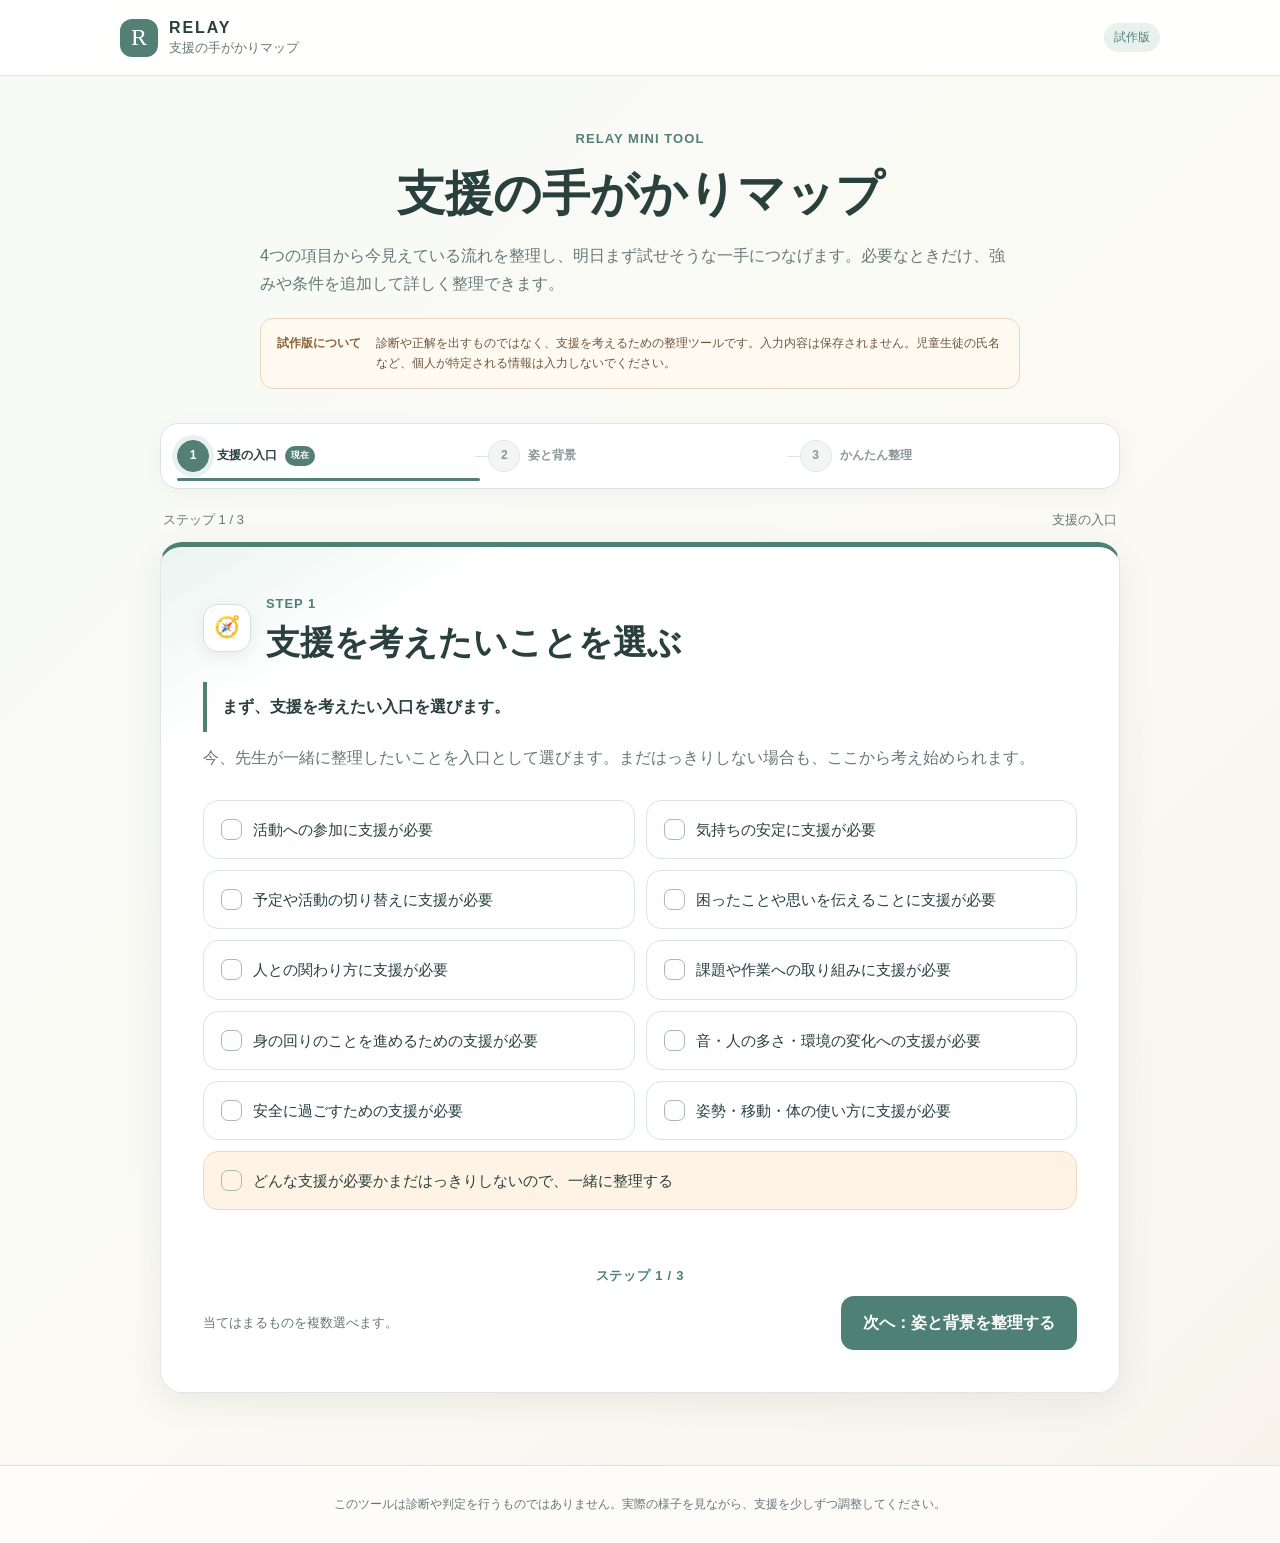
<file: support-map/index.html>
<!doctype html>
<html lang="ja">
<head>
  <meta charset="utf-8">
  <meta name="viewport" content="width=device-width, initial-scale=1">
  <meta name="description" content="支援を考えるための候補を整理するRELAYの支援の手がかりマップ">
  <title>支援の手がかりマップ | RELAY</title>
  <link rel="stylesheet" href="styles.css">
</head>
<body>
  <header class="site-header">
    <a class="brand" href="#" aria-label="支援の手がかりマップ トップ">
      <span class="brand-mark">R</span><span><b>RELAY</b><small>支援の手がかりマップ</small></span>
    </a>
    <span class="local-label">試作版</span>
  </header>
  <main id="app"></main>
  <footer>このツールは診断や判定を行うものではありません。実際の様子を見ながら、支援を少しずつ調整してください。</footer>
  <script src="data.js"></script>
  <script src="app.js"></script>
</body>
</html>
</file>
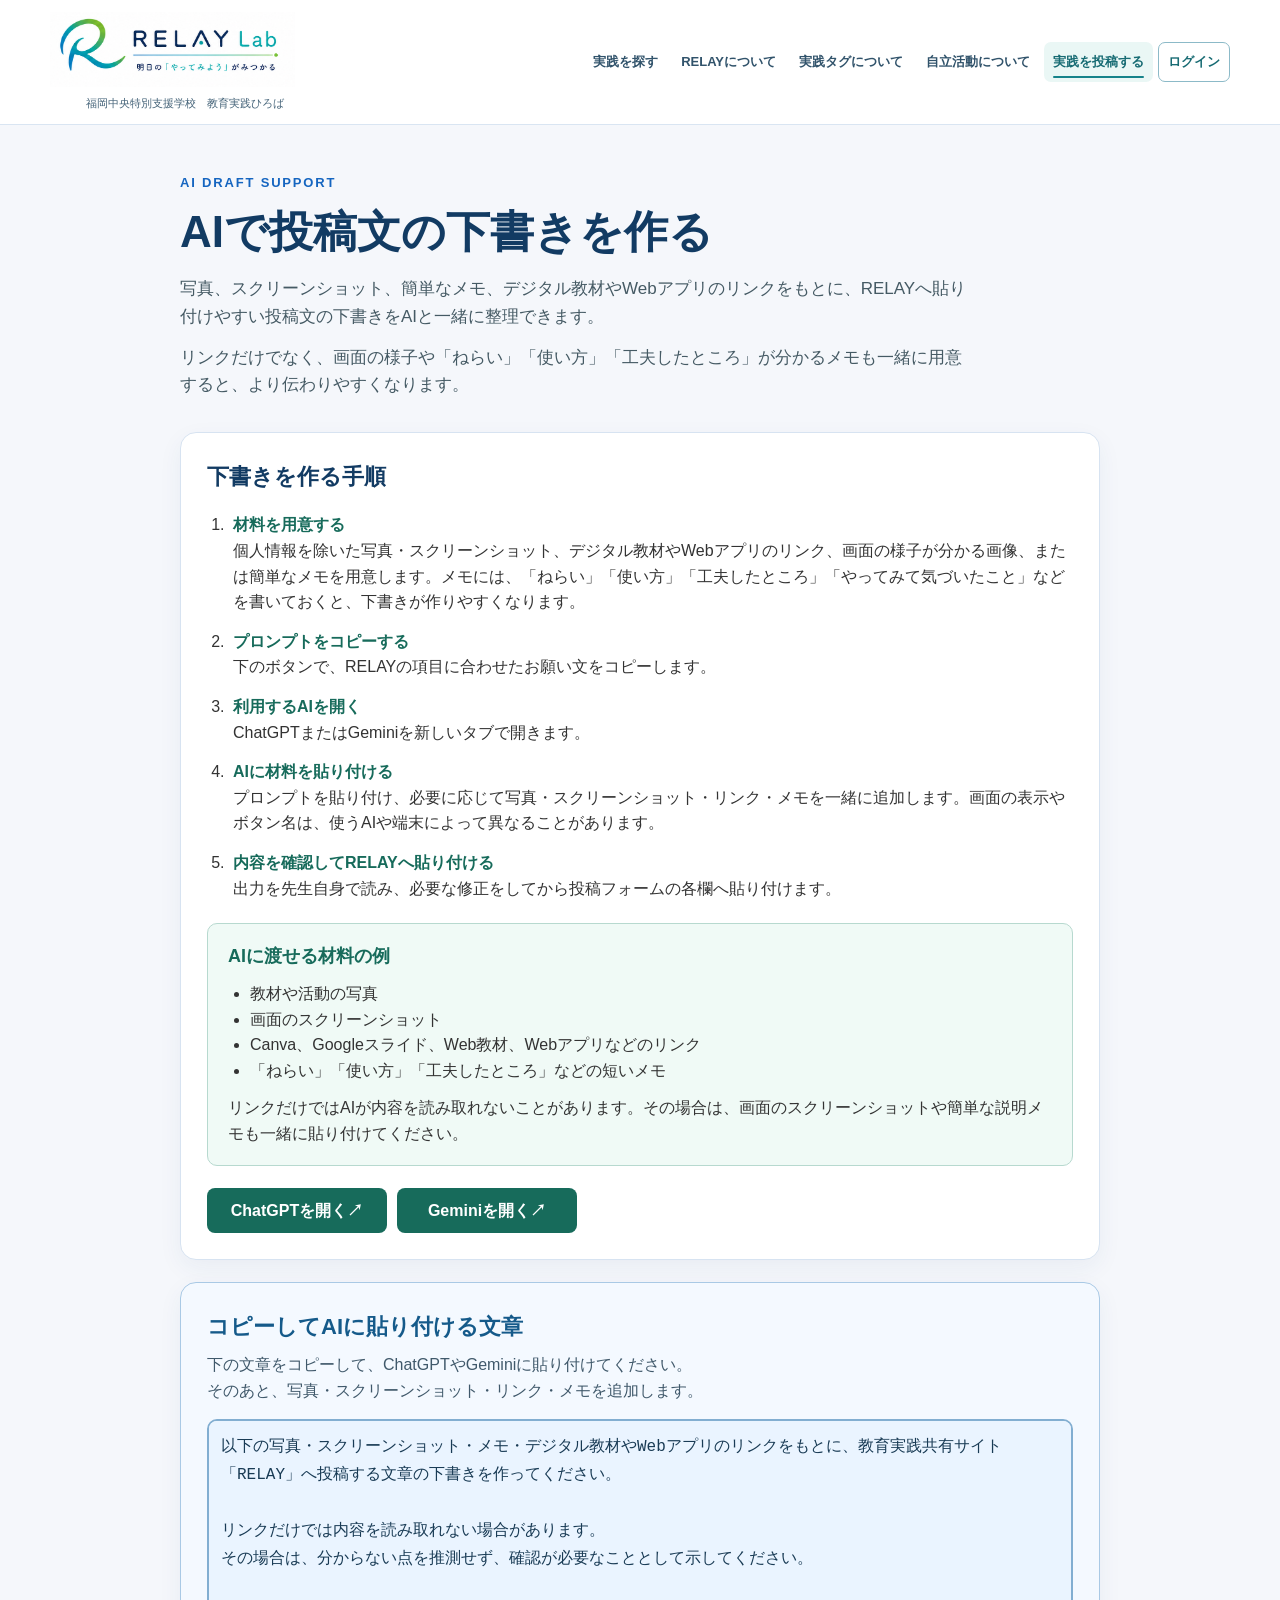
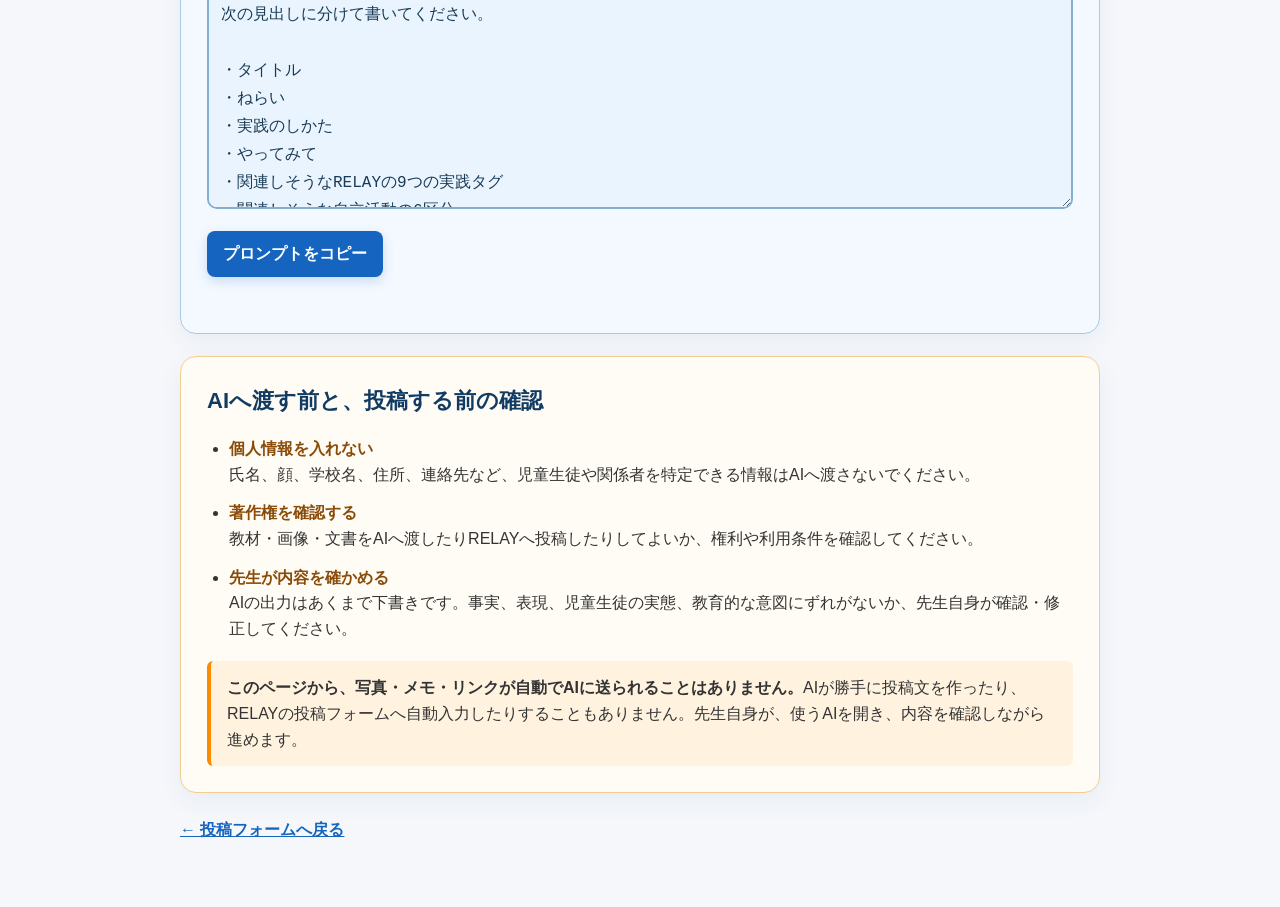
<file: ai-draft.html>
<!DOCTYPE html>
<html lang="ja">

<head>
<meta charset="UTF-8">
<meta name="viewport" content="width=device-width, initial-scale=1.0">
<title>RELAY Lab | AIで投稿文の下書きを作る</title>
<link rel="stylesheet" href="css/style.css">
</head>

<body class="ai-draft-page">

<header class="site-header"><div class="site-header-inner"><div class="site-header-brand"><a href="index.html" aria-label="RELAY Labトップページへ戻る"><img src="images/relay-logo.png" alt="RELAY Lab 明日の『やってみよう』がみつかる"></a><p>福岡中央特別支援学校　教育実践ひろば</p></div><nav class="site-nav" aria-label="主要ナビゲーション"><a href="index.html#searchPanelHeading">実践を探す</a><a href="philosophy.html">RELAYについて</a><a href="tags.html">実践タグについて</a><a href="jiritsu.html">自立活動について</a><a href="post.html" aria-current="page">実践を投稿する</a><a class="site-nav-login" href="index.html#login">ログイン</a></nav></div></header>

<main class="ai-draft-main">

<section class="concept-hero ai-draft-hero" aria-labelledby="aiDraftHeading">
<p class="concept-kicker">AI DRAFT SUPPORT</p>
<h1 id="aiDraftHeading">AIで投稿文の下書きを作る</h1>
<p>写真、スクリーンショット、簡単なメモ、デジタル教材やWebアプリのリンクをもとに、RELAYへ貼り付けやすい投稿文の下書きをAIと一緒に整理できます。</p>
<p>リンクだけでなく、画面の様子や「ねらい」「使い方」「工夫したところ」が分かるメモも一緒に用意すると、より伝わりやすくなります。</p>
</section>

<section class="ai-draft-section" aria-labelledby="aiDraftStepsHeading">
<h2 id="aiDraftStepsHeading">下書きを作る手順</h2>
<ol class="ai-draft-steps">
<li><strong>材料を用意する</strong><span>個人情報を除いた写真・スクリーンショット、デジタル教材やWebアプリのリンク、画面の様子が分かる画像、または簡単なメモを用意します。メモには、「ねらい」「使い方」「工夫したところ」「やってみて気づいたこと」などを書いておくと、下書きが作りやすくなります。</span></li>
<li><strong>プロンプトをコピーする</strong><span>下のボタンで、RELAYの項目に合わせたお願い文をコピーします。</span></li>
<li><strong>利用するAIを開く</strong><span>ChatGPTまたはGeminiを新しいタブで開きます。</span></li>
<li><strong>AIに材料を貼り付ける</strong><span>プロンプトを貼り付け、必要に応じて写真・スクリーンショット・リンク・メモを一緒に追加します。画面の表示やボタン名は、使うAIや端末によって異なることがあります。</span></li>
<li><strong>内容を確認してRELAYへ貼り付ける</strong><span>出力を先生自身で読み、必要な修正をしてから投稿フォームの各欄へ貼り付けます。</span></li>
</ol>

<aside class="ai-material-examples" aria-labelledby="aiMaterialExamplesHeading">
<h3 id="aiMaterialExamplesHeading">AIに渡せる材料の例</h3>
<ul>
<li>教材や活動の写真</li>
<li>画面のスクリーンショット</li>
<li>Canva、Googleスライド、Web教材、Webアプリなどのリンク</li>
<li>「ねらい」「使い方」「工夫したところ」などの短いメモ</li>
</ul>
<p>リンクだけではAIが内容を読み取れないことがあります。その場合は、画面のスクリーンショットや簡単な説明メモも一緒に貼り付けてください。</p>
</aside>

<div class="ai-service-links" aria-label="AIサービスを開く">
<a href="https://chatgpt.com/" target="_blank" rel="noopener noreferrer">ChatGPTを開く <span aria-hidden="true">↗</span></a>
<a href="https://gemini.google.com/" target="_blank" rel="noopener noreferrer">Geminiを開く <span aria-hidden="true">↗</span></a>
</div>
</section>

<section class="ai-draft-section ai-prompt-section" aria-labelledby="aiPromptHeading">
<h2 id="aiPromptHeading">コピーしてAIに貼り付ける文章</h2>
<p>下の文章をコピーして、ChatGPTやGeminiに貼り付けてください。<br>そのあと、写真・スクリーンショット・リンク・メモを追加します。</p>
<textarea id="aiDraftPrompt" class="ai-prompt-text" rows="24" readonly>以下の写真・スクリーンショット・メモ・デジタル教材やWebアプリのリンクをもとに、教育実践共有サイト「RELAY」へ投稿する文章の下書きを作ってください。

リンクだけでは内容を読み取れない場合があります。
その場合は、分からない点を推測せず、確認が必要なこととして示してください。

次の見出しに分けて書いてください。

・タイトル
・ねらい
・実践のしかた
・やってみて
・関連しそうなRELAYの9つの実践タグ
・関連しそうな自立活動の6区分
・検索で見つかりやすくするために入れるとよい言葉
・投稿前に先生が確認するとよい点

「ねらい」では、教材そのものの目的ではなく、この実践で育てたい力や、できるようになってほしいことが伝わるように書いてください。

「実践のしかた」では、教材や活動を単独で紹介するだけでなく、授業や活動の流れの中で、どの場面で、どのように取り入れたかが伝わるように書いてください。単元、題材、生活場面、作業の流れなどが分かる場合は、そのつながりも書いてください。

「やってみて」では、児童生徒の様子、先生の気づき、次に試したいことがあれば書いてください。

「関連しそうなRELAYの9つの実践タグ」は、次の中から内容に合うものだけを選んでください。複数選んでも構いません。

・見通しをもつ
・思いや希望を伝える
・気持ちを整える
・選ぶ・決める
・やりとりする
・手順を身につける
・手先を使う
・身体を使う
・分かりやすく、取り組みやすい環境づくり

「関連しそうな自立活動の6区分」は、次の中から内容に合うものだけを選んでください。複数選んでも構いません。

・健康の保持
・心理的な安定
・人間関係の形成
・環境の把握
・身体の動き
・コミュニケーション

RELAYでは、タイトル、ねらい、実践のしかた、やってみて、タグなどから検索されることを想定しています。
検索で見つかりやすくなるように、教材名、活動名、場面、育てたい力、支援の工夫、困りごとに近い言葉を、文章の中に自然に含めてください。
ただし、写真やメモから分からない内容を検索用に勝手に足さないでください。
検索に引っかけるためだけの不自然な言葉の羅列にしないでください。

次の点を守ってください。

・児童生徒の氏名、顔、学校名、連絡先など、個人を特定できる情報は文章に入れない
・子どもを評価・診断する書き方にしない
・教材やアプリそのものの紹介だけでなく、どんな力を育てたい実践なのかが伝わるようにする
・写真やリンクから分からない事実を推測して補わない
・不明な点は「確認が必要」と示す
・先生がそのままRELAYの各欄へ貼り付けやすい、短めの文章にする
・断定しすぎず、実践の工夫としてやわらかく書く

タグと自立活動の区分も、写真・メモ・説明から判断できる範囲で選び、判断できない場合は「確認が必要」と示してください。
最後に「投稿前に先生が確認するとよい点」を短く挙げてください。</textarea>
<button type="button" id="copyAiPrompt" class="ai-prompt-copy-button">プロンプトをコピー</button>
<p id="copyAiPromptStatus" class="ai-prompt-copy-status" role="status" aria-live="polite"></p>
</section>

<section class="ai-draft-section ai-safety-section" aria-labelledby="aiSafetyHeading">
<h2 id="aiSafetyHeading">AIへ渡す前と、投稿する前の確認</h2>
<ul class="ai-safety-list">
<li><strong>個人情報を入れない</strong>氏名、顔、学校名、住所、連絡先など、児童生徒や関係者を特定できる情報はAIへ渡さないでください。</li>
<li><strong>著作権を確認する</strong>教材・画像・文書をAIへ渡したりRELAYへ投稿したりしてよいか、権利や利用条件を確認してください。</li>
<li><strong>先生が内容を確かめる</strong>AIの出力はあくまで下書きです。事実、表現、児童生徒の実態、教育的な意図にずれがないか、先生自身が確認・修正してください。</li>
</ul>
<p class="ai-manual-note"><strong>このページから、写真・メモ・リンクが自動でAIに送られることはありません。</strong>AIが勝手に投稿文を作ったり、RELAYの投稿フォームへ自動入力したりすることもありません。先生自身が、使うAIを開き、内容を確認しながら進めます。</p>
</section>

<nav class="ai-draft-footer-nav" aria-label="投稿画面へ戻る">
<a href="post.html">← 投稿フォームへ戻る</a>
</nav>

</main>

<script src="js/ai-draft.js" defer></script>

</body>
</html>
</file>
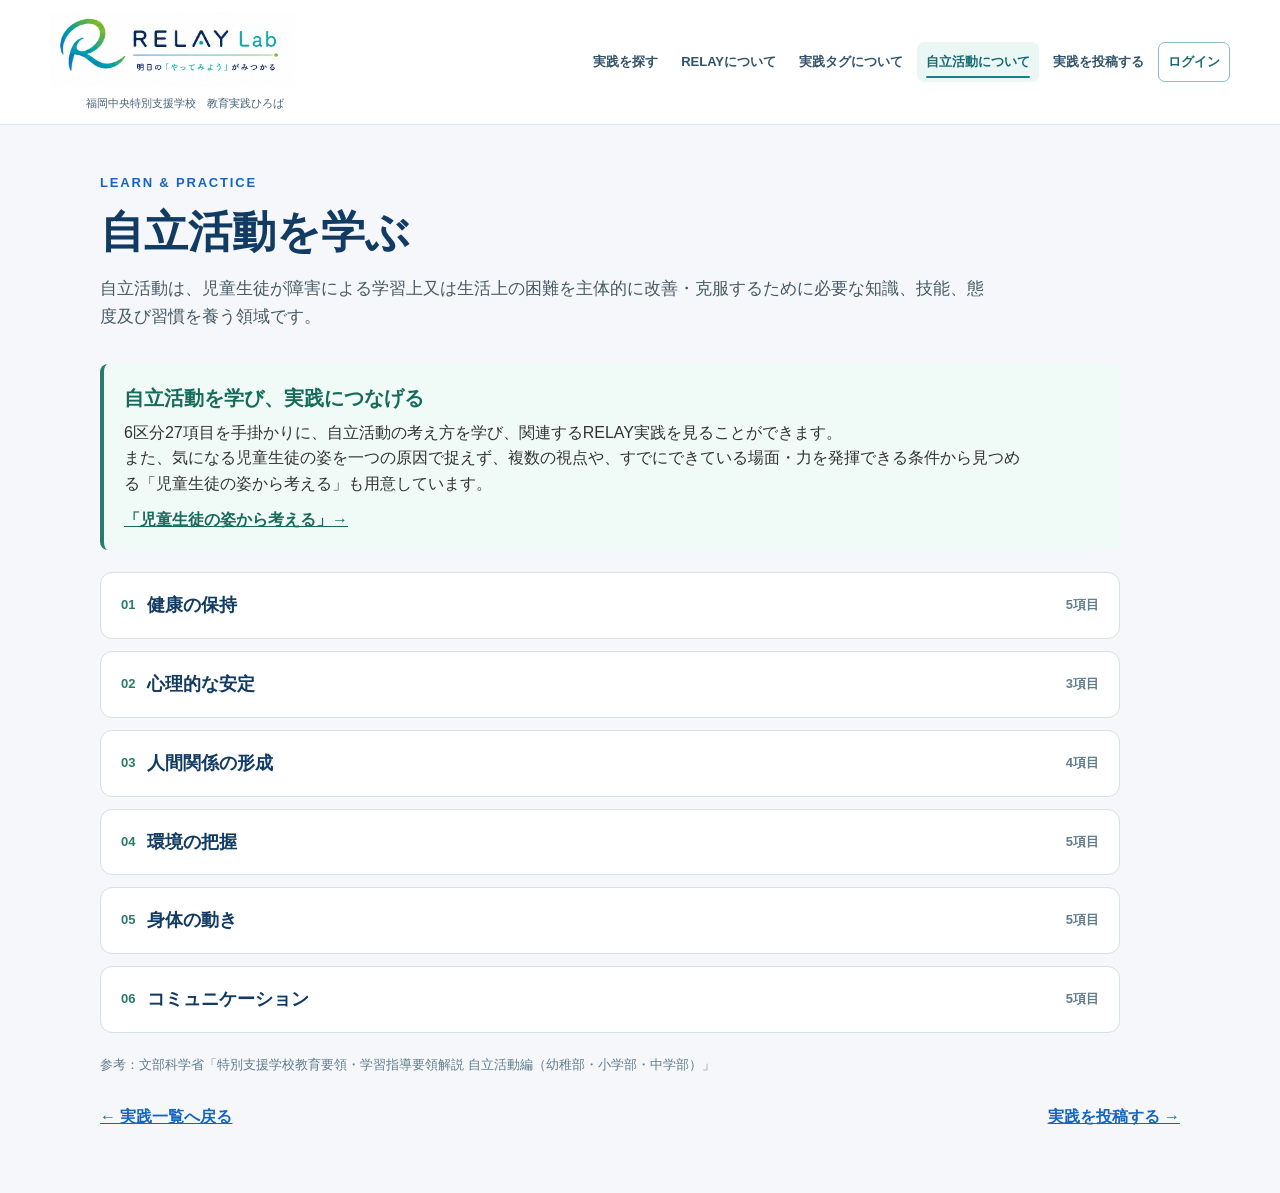
<file: jiritsu.html>
<!DOCTYPE html>
<html lang="ja">
<head>
<meta charset="UTF-8">
<meta name="viewport" content="width=device-width, initial-scale=1.0">
<title>RELAY Lab | 自立活動を学ぶ</title>
<link rel="stylesheet" href="css/style.css">
</head>
<body class="jiritsu-learn-page">
<header class="site-header"><div class="site-header-inner"><div class="site-header-brand"><a href="index.html" aria-label="RELAY Labトップページへ戻る"><img src="images/relay-logo.png" alt="RELAY Lab 明日の『やってみよう』がみつかる"></a><p>福岡中央特別支援学校　教育実践ひろば</p></div><nav class="site-nav" aria-label="主要ナビゲーション"><a href="index.html#searchPanelHeading">実践を探す</a><a href="philosophy.html">RELAYについて</a><a href="tags.html">実践タグについて</a><a href="jiritsu.html" aria-current="page">自立活動について</a><a href="post.html">実践を投稿する</a><a class="site-nav-login" href="index.html#login">ログイン</a></nav></div></header>
<main class="concept-main">
<section class="concept-hero"><p class="concept-kicker">LEARN &amp; PRACTICE</p><h1>自立活動を学ぶ</h1><p>自立活動は、児童生徒が障害による学習上又は生活上の困難を主体的に改善・克服するために必要な知識、技能、態度及び習慣を養う領域です。</p></section>
<section class="learn-guide" aria-labelledby="learnGuideHeading"><h2 id="learnGuideHeading">自立活動を学び、実践につなげる</h2><p>6区分27項目を手掛かりに、自立活動の考え方を学び、関連するRELAY実践を見ることができます。<br>また、気になる児童生徒の姿を一つの原因で捉えず、複数の視点や、すでにできている場面・力を発揮できる条件から見つめる「児童生徒の姿から考える」も用意しています。</p><a href="perspectives.html">「児童生徒の姿から考える」→</a></section>
<section class="jiritsu-accordion" aria-label="自立活動の6区分27項目">
<details><summary><span>01</span>健康の保持 <small>5項目</small></summary><div><ol><li>生活のリズムや生活習慣の形成に関すること。</li><li>病気の状態の理解と生活管理に関すること。</li><li>身体各部の状態の理解と養護に関すること。</li><li>障害の特性の理解と生活環境の調整に関すること。</li><li>健康状態の維持・改善に関すること。</li></ol><aside class="jiritsu-related-tags" aria-label="健康の保持に関連するRELAY実践タグ"><a class="jiritsu-related-tags-heading" href="tags.html">関連するRELAY実践タグを見る →</a><div><span>🌿 気持ちを整える</span><span>📦 分かりやすく、取り組みやすい環境づくり</span></div></aside><a href="index.html?jiritsu=%E5%81%A5%E5%BA%B7%E3%81%AE%E4%BF%9D%E6%8C%81">「健康の保持」を視点に実践を見る →</a></div></details>
<details><summary><span>02</span>心理的な安定 <small>3項目</small></summary><div><ol><li>情緒の安定に関すること。</li><li>状況の理解と変化への対応に関すること。</li><li>障害による学習上又は生活上の困難を改善・克服する意欲に関すること。</li></ol><aside class="jiritsu-related-tags" aria-label="心理的な安定に関連するRELAY実践タグ"><a class="jiritsu-related-tags-heading" href="tags.html">関連するRELAY実践タグを見る →</a><div><span>🧭 見通しをもつ</span><span>🌿 気持ちを整える</span></div></aside><a href="index.html?jiritsu=%E5%BF%83%E7%90%86%E7%9A%84%E3%81%AA%E5%AE%89%E5%AE%9A">「心理的な安定」を視点に実践を見る →</a></div></details>
<details><summary><span>03</span>人間関係の形成 <small>4項目</small></summary><div><ol><li>他者とのかかわりの基礎に関すること。</li><li>他者の意図や感情の理解に関すること。</li><li>自己の理解と行動の調整に関すること。</li><li>集団への参加の基礎に関すること。</li></ol><aside class="jiritsu-related-tags" aria-label="人間関係の形成に関連するRELAY実践タグ"><a class="jiritsu-related-tags-heading" href="tags.html">関連するRELAY実践タグを見る →</a><div><span>💬 やりとりする</span><span>☑ 選ぶ・決める</span></div></aside><a href="index.html?jiritsu=%E4%BA%BA%E9%96%93%E9%96%A2%E4%BF%82%E3%81%AE%E5%BD%A2%E6%88%90">「人間関係の形成」を視点に実践を見る →</a></div></details>
<details><summary><span>04</span>環境の把握 <small>5項目</small></summary><div><ol><li>保有する感覚の活用に関すること。</li><li>感覚や認知の特性についての理解と対応に関すること。</li><li>感覚の補助及び代行手段の活用に関すること。</li><li>感覚を総合的に活用した周囲の状況についての把握と状況に応じた行動に関すること。</li><li>認知や行動の手掛かりとなる概念の形成に関すること。</li></ol><aside class="jiritsu-related-tags" aria-label="環境の把握に関連するRELAY実践タグ"><a class="jiritsu-related-tags-heading" href="tags.html">関連するRELAY実践タグを見る →</a><div><span>📦 分かりやすく、取り組みやすい環境づくり</span><span>🧭 見通しをもつ</span></div></aside><a href="index.html?jiritsu=%E7%92%B0%E5%A2%83%E3%81%AE%E6%8A%8A%E6%8F%A1">「環境の把握」を視点に実践を見る →</a></div></details>
<details><summary><span>05</span>身体の動き <small>5項目</small></summary><div><ol><li>姿勢と運動・動作の基本的技能に関すること。</li><li>姿勢保持と運動・動作の補助的手段の活用に関すること。</li><li>日常生活に必要な基本動作に関すること。</li><li>身体の移動能力に関すること。</li><li>作業に必要な動作と円滑な遂行に関すること。</li></ol><aside class="jiritsu-related-tags" aria-label="身体の動きに関連するRELAY実践タグ"><a class="jiritsu-related-tags-heading" href="tags.html">関連するRELAY実践タグを見る →</a><div><span>✋ 手先を使う</span><span>🏃 身体を使う</span></div></aside><a href="index.html?jiritsu=%E8%BA%AB%E4%BD%93%E3%81%AE%E5%8B%95%E3%81%8D">「身体の動き」を視点に実践を見る →</a></div></details>
<details><summary><span>06</span>コミュニケーション <small>5項目</small></summary><div><ol><li>コミュニケーションの基礎的能力に関すること。</li><li>言語の受容と表出に関すること。</li><li>言語の形成と活用に関すること。</li><li>コミュニケーション手段の選択と活用に関すること。</li><li>状況に応じたコミュニケーションに関すること。</li></ol><aside class="jiritsu-related-tags" aria-label="コミュニケーションに関連するRELAY実践タグ"><a class="jiritsu-related-tags-heading" href="tags.html">関連するRELAY実践タグを見る →</a><div><span>💬 やりとりする</span><span>☑ 選ぶ・決める</span></div></aside><a href="index.html?jiritsu=%E3%82%B3%E3%83%9F%E3%83%A5%E3%83%8B%E3%82%B1%E3%83%BC%E3%82%B7%E3%83%A7%E3%83%B3">「コミュニケーション」を視点に実践を見る →</a></div></details>
</section>
<p class="learn-reference">参考：文部科学省「特別支援学校教育要領・学習指導要領解説 自立活動編（幼稚部・小学部・中学部）」</p>
<nav class="concept-footer-nav"><a href="index.html">← 実践一覧へ戻る</a><a href="post.html">実践を投稿する →</a></nav>
</main>
</body>
</html>
</file>
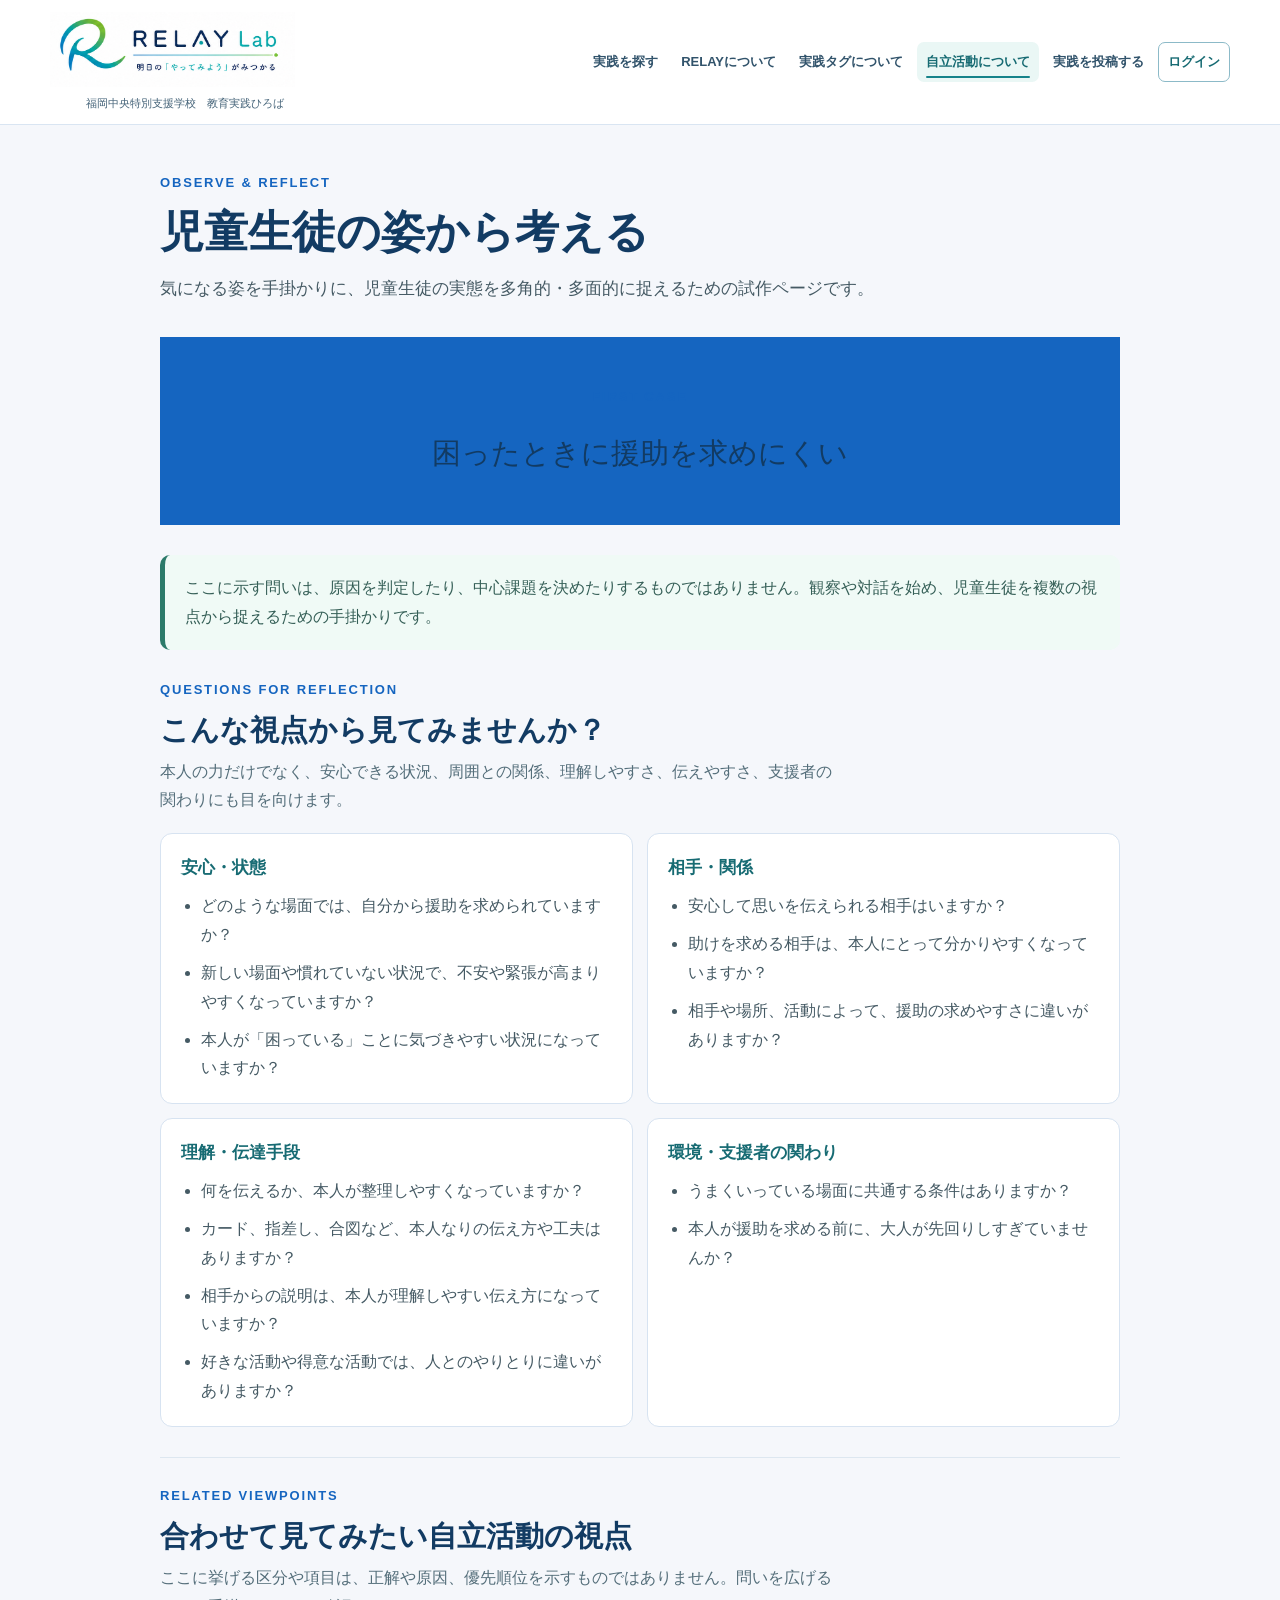
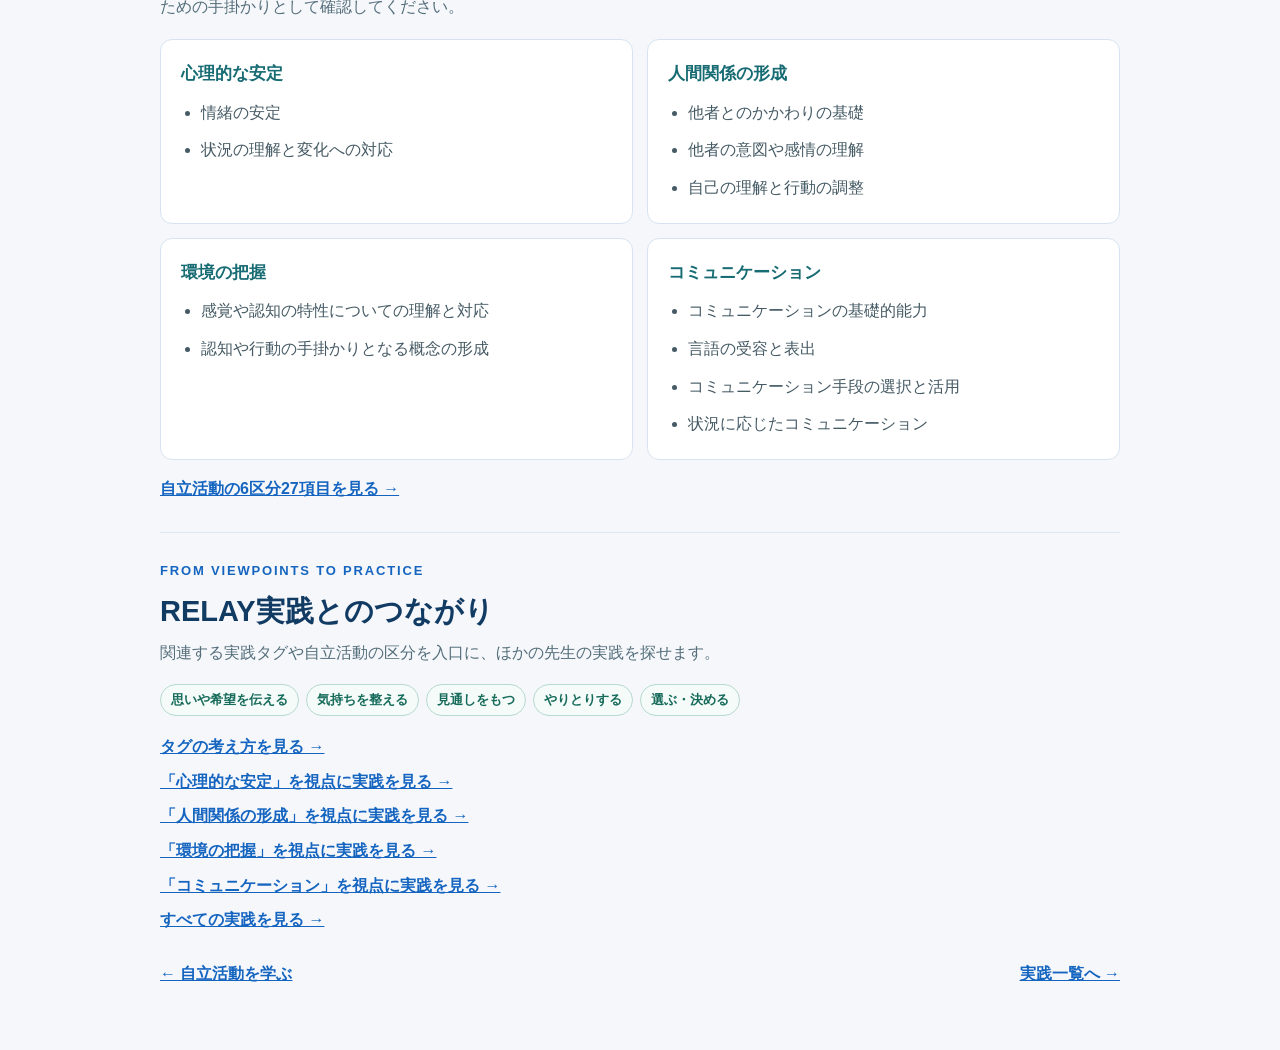
<file: perspectives.html>
<!DOCTYPE html>
<html lang="ja">
<head>
<meta charset="UTF-8">
<meta name="viewport" content="width=device-width, initial-scale=1.0">
<title>RELAY Lab | 児童生徒の姿から考える</title>
<link rel="stylesheet" href="css/style.css">
</head>
<body class="perspectives-page">
<header class="site-header"><div class="site-header-inner"><div class="site-header-brand"><a href="index.html" aria-label="RELAY Labトップページへ戻る"><img src="images/relay-logo.png" alt="RELAY Lab 明日の『やってみよう』がみつかる"></a><p>福岡中央特別支援学校　教育実践ひろば</p></div><nav class="site-nav" aria-label="主要ナビゲーション"><a href="index.html#searchPanelHeading">実践を探す</a><a href="philosophy.html">RELAYについて</a><a href="tags.html">実践タグについて</a><a href="jiritsu.html" aria-current="page">自立活動について</a><a href="post.html">実践を投稿する</a><a class="site-nav-login" href="index.html#login">ログイン</a></nav></div></header>
<main class="concept-main perspectives-main">
<section class="concept-hero">
<p class="concept-kicker">OBSERVE &amp; REFLECT</p>
<h1>児童生徒の姿から考える</h1>
<p>気になる姿を手掛かりに、児童生徒の実態を多角的・多面的に捉えるための試作ページです。</p>
</section>

<article class="perspective-case" aria-labelledby="perspectiveCaseHeading">
<header class="perspective-case-heading">
<p class="concept-kicker">FIRST CASE</p>
<h2 id="perspectiveCaseHeading">困ったときに援助を求めにくい</h2>
</header>
<p class="perspective-principle">ここに示す問いは、原因を判定したり、中心課題を決めたりするものではありません。観察や対話を始め、児童生徒を複数の視点から捉えるための手掛かりです。</p>

<section class="perspective-questions" aria-labelledby="perspectiveQuestionsHeading">
<div class="perspective-section-heading">
<p class="concept-kicker">QUESTIONS FOR REFLECTION</p>
<h2 id="perspectiveQuestionsHeading">こんな視点から見てみませんか？</h2>
<p>本人の力だけでなく、安心できる状況、周囲との関係、理解しやすさ、伝えやすさ、支援者の関わりにも目を向けます。</p>
</div>
<div class="perspective-question-grid">
<section class="perspective-question-card">
<h3>安心・状態</h3>
<ul><li>どのような場面では、自分から援助を求められていますか？</li><li>新しい場面や慣れていない状況で、不安や緊張が高まりやすくなっていますか？</li><li>本人が「困っている」ことに気づきやすい状況になっていますか？</li></ul>
</section>
<section class="perspective-question-card">
<h3>相手・関係</h3>
<ul><li>安心して思いを伝えられる相手はいますか？</li><li>助けを求める相手は、本人にとって分かりやすくなっていますか？</li><li>相手や場所、活動によって、援助の求めやすさに違いがありますか？</li></ul>
</section>
<section class="perspective-question-card">
<h3>理解・伝達手段</h3>
<ul><li>何を伝えるか、本人が整理しやすくなっていますか？</li><li>カード、指差し、合図など、本人なりの伝え方や工夫はありますか？</li><li>相手からの説明は、本人が理解しやすい伝え方になっていますか？</li><li>好きな活動や得意な活動では、人とのやりとりに違いがありますか？</li></ul>
</section>
<section class="perspective-question-card">
<h3>環境・支援者の関わり</h3>
<ul><li>うまくいっている場面に共通する条件はありますか？</li><li>本人が援助を求める前に、大人が先回りしすぎていませんか？</li></ul>
</section>
</div>
</section>

<section class="perspective-related" aria-labelledby="relatedJiritsuHeading">
<div class="perspective-section-heading">
<p class="concept-kicker">RELATED VIEWPOINTS</p>
<h2 id="relatedJiritsuHeading">合わせて見てみたい自立活動の視点</h2>
<p>ここに挙げる区分や項目は、正解や原因、優先順位を示すものではありません。問いを広げるための手掛かりとして確認してください。</p>
</div>
<div class="perspective-related-grid">
<section><h3>心理的な安定</h3><ul><li>情緒の安定</li><li>状況の理解と変化への対応</li></ul></section>
<section><h3>人間関係の形成</h3><ul><li>他者とのかかわりの基礎</li><li>他者の意図や感情の理解</li><li>自己の理解と行動の調整</li></ul></section>
<section><h3>環境の把握</h3><ul><li>感覚や認知の特性についての理解と対応</li><li>認知や行動の手掛かりとなる概念の形成</li></ul></section>
<section><h3>コミュニケーション</h3><ul><li>コミュニケーションの基礎的能力</li><li>言語の受容と表出</li><li>コミュニケーション手段の選択と活用</li><li>状況に応じたコミュニケーション</li></ul></section>
</div>
<a class="perspective-text-link" href="jiritsu.html">自立活動の6区分27項目を見る →</a>
</section>

<section class="perspective-practice-links" aria-labelledby="perspectivePracticeHeading">
<div class="perspective-section-heading">
<p class="concept-kicker">FROM VIEWPOINTS TO PRACTICE</p>
<h2 id="perspectivePracticeHeading">RELAY実践とのつながり</h2>
<p>関連する実践タグや自立活動の区分を入口に、ほかの先生の実践を探せます。</p>
</div>
<div class="perspective-tag-reference" aria-label="関連して考えられるRELAY実践タグ">
<span>思いや希望を伝える</span><span>気持ちを整える</span><span>見通しをもつ</span><span>やりとりする</span><span>選ぶ・決める</span>
</div>
<div class="perspective-link-list">
<a href="tags.html">タグの考え方を見る →</a>
<a href="index.html?jiritsu=%E5%BF%83%E7%90%86%E7%9A%84%E3%81%AA%E5%AE%89%E5%AE%9A">「心理的な安定」を視点に実践を見る →</a>
<a href="index.html?jiritsu=%E4%BA%BA%E9%96%93%E9%96%A2%E4%BF%82%E3%81%AE%E5%BD%A2%E6%88%90">「人間関係の形成」を視点に実践を見る →</a>
<a href="index.html?jiritsu=%E7%92%B0%E5%A2%83%E3%81%AE%E6%8A%8A%E6%8F%A1">「環境の把握」を視点に実践を見る →</a>
<a href="index.html?jiritsu=%E3%82%B3%E3%83%9F%E3%83%A5%E3%83%8B%E3%82%B1%E3%83%BC%E3%82%B7%E3%83%A7%E3%83%B3">「コミュニケーション」を視点に実践を見る →</a>
<a href="index.html">すべての実践を見る →</a>
</div>
</section>
</article>

<nav class="concept-footer-nav"><a href="jiritsu.html">← 自立活動を学ぶ</a><a href="index.html">実践一覧へ →</a></nav>
</main>
</body>
</html>
</file>
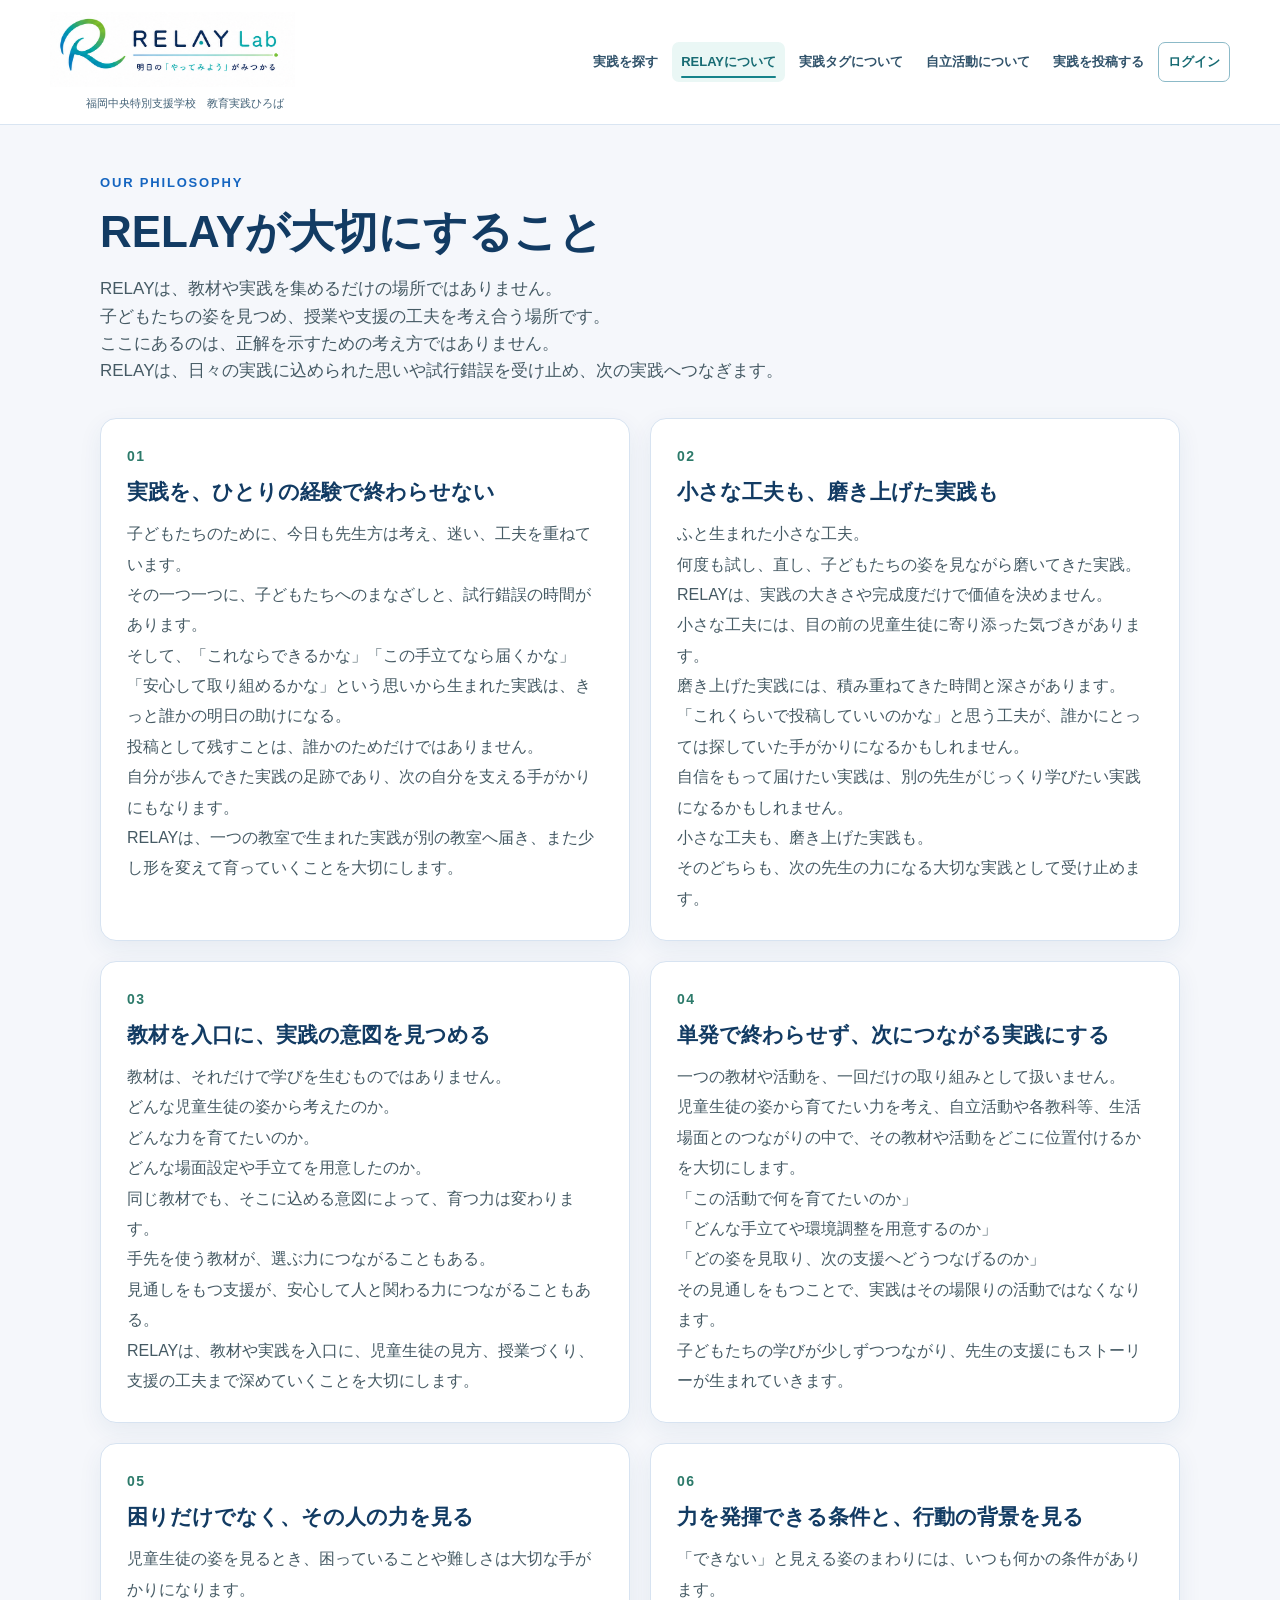
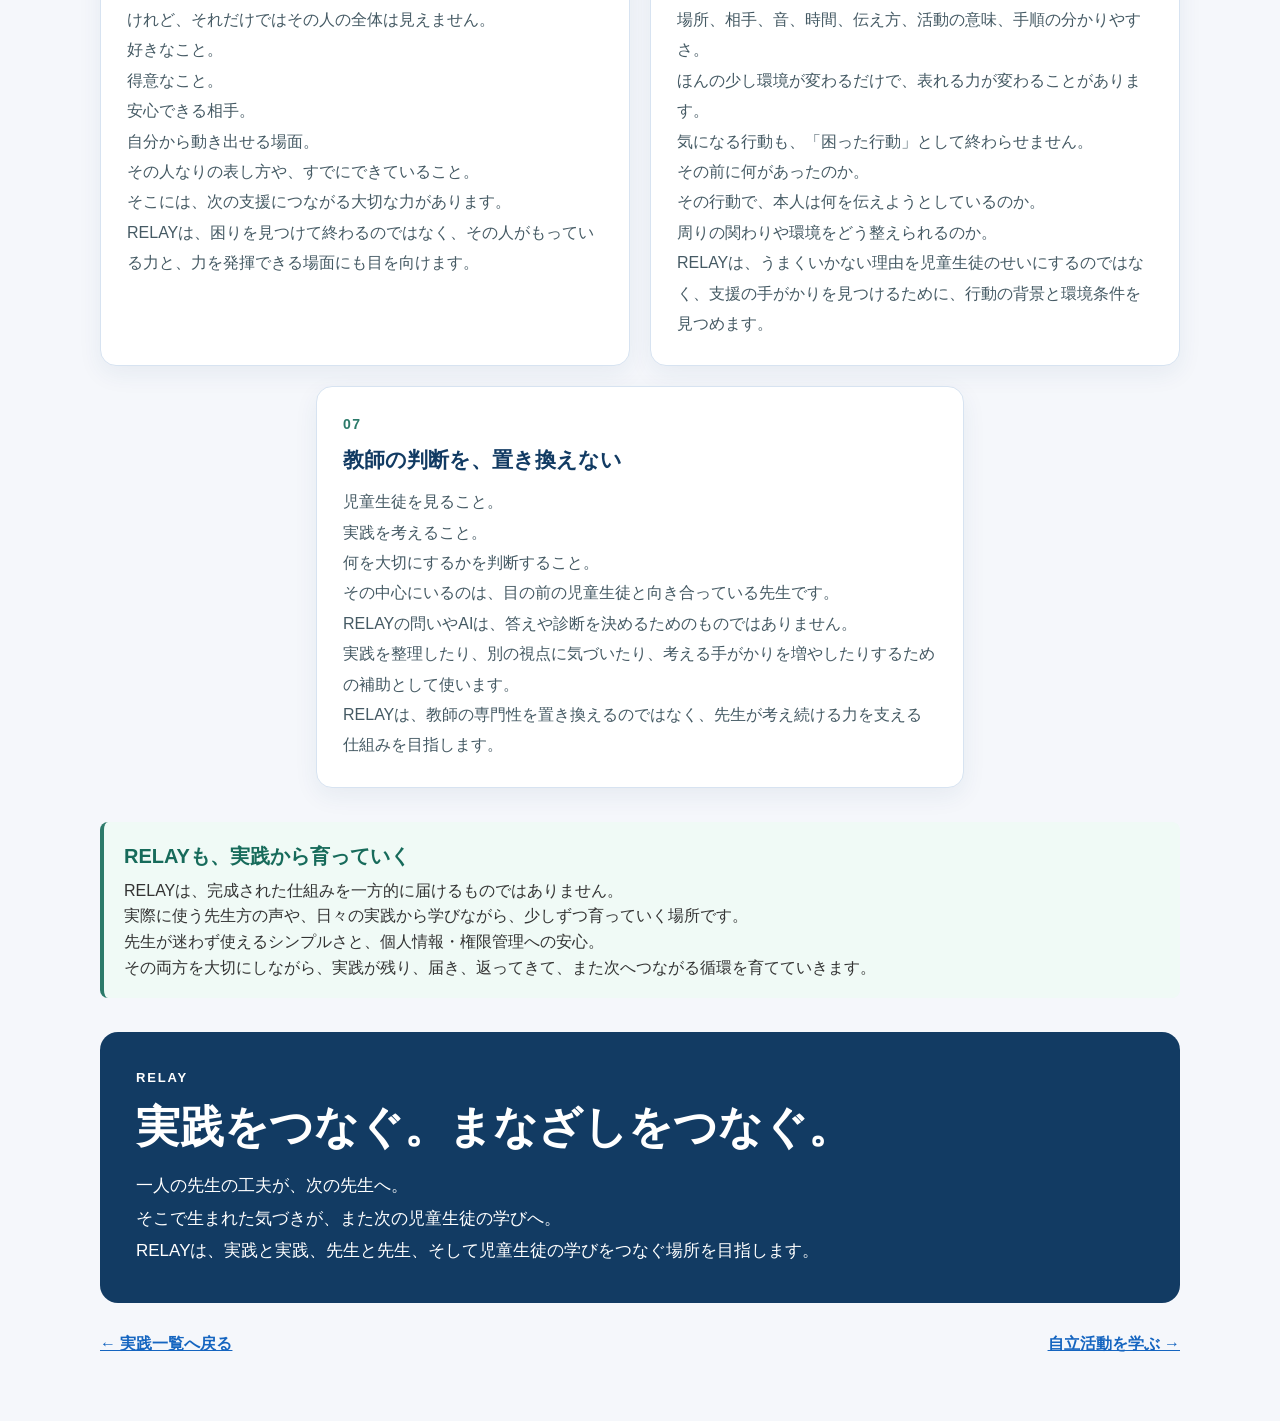
<file: philosophy.html>
<!DOCTYPE html>
<html lang="ja">
<head>
<meta charset="UTF-8">
<meta name="viewport" content="width=device-width, initial-scale=1.0">
<title>RELAY Lab | 開発思想</title>
<link rel="stylesheet" href="css/style.css">
</head>
<body class="philosophy-page">
<header class="site-header"><div class="site-header-inner"><div class="site-header-brand"><a href="index.html" aria-label="RELAY Labトップページへ戻る"><img src="images/relay-logo.png" alt="RELAY Lab 明日の『やってみよう』がみつかる"></a><p>福岡中央特別支援学校　教育実践ひろば</p></div><nav class="site-nav" aria-label="主要ナビゲーション"><a href="index.html#searchPanelHeading">実践を探す</a><a href="philosophy.html" aria-current="page">RELAYについて</a><a href="tags.html">実践タグについて</a><a href="jiritsu.html">自立活動について</a><a href="post.html">実践を投稿する</a><a class="site-nav-login" href="index.html#login">ログイン</a></nav></div></header>
<main class="concept-main">
<section class="concept-hero">
<p class="concept-kicker">OUR PHILOSOPHY</p>
<h1>RELAYが大切にすること</h1>
<p>RELAYは、教材や実践を集めるだけの場所ではありません。<br>子どもたちの姿を見つめ、授業や支援の工夫を考え合う場所です。<br>ここにあるのは、正解を示すための考え方ではありません。<br>RELAYは、日々の実践に込められた思いや試行錯誤を受け止め、次の実践へつなぎます。</p>
</section>
<section class="philosophy-grid" aria-label="RELAYの7つの思想">
<article class="philosophy-card"><span>01</span><h2>実践を、ひとりの経験で終わらせない</h2><p>子どもたちのために、今日も先生方は考え、迷い、工夫を重ねています。<br>その一つ一つに、子どもたちへのまなざしと、試行錯誤の時間があります。<br>そして、「これならできるかな」「この手立てなら届くかな」「安心して取り組めるかな」という思いから生まれた実践は、きっと誰かの明日の助けになる。<br>投稿として残すことは、誰かのためだけではありません。<br>自分が歩んできた実践の足跡であり、次の自分を支える手がかりにもなります。<br>RELAYは、一つの教室で生まれた実践が別の教室へ届き、また少し形を変えて育っていくことを大切にします。</p></article>
<article class="philosophy-card"><span>02</span><h2>小さな工夫も、磨き上げた実践も</h2><p>ふと生まれた小さな工夫。<br>何度も試し、直し、子どもたちの姿を見ながら磨いてきた実践。<br>RELAYは、実践の大きさや完成度だけで価値を決めません。<br>小さな工夫には、目の前の児童生徒に寄り添った気づきがあります。<br>磨き上げた実践には、積み重ねてきた時間と深さがあります。<br>「これくらいで投稿していいのかな」と思う工夫が、誰かにとっては探していた手がかりになるかもしれません。<br>自信をもって届けたい実践は、別の先生がじっくり学びたい実践になるかもしれません。<br>小さな工夫も、磨き上げた実践も。<br>そのどちらも、次の先生の力になる大切な実践として受け止めます。</p></article>
<article class="philosophy-card"><span>03</span><h2>教材を入口に、実践の意図を見つめる</h2><p>教材は、それだけで学びを生むものではありません。<br>どんな児童生徒の姿から考えたのか。<br>どんな力を育てたいのか。<br>どんな場面設定や手立てを用意したのか。<br>同じ教材でも、そこに込める意図によって、育つ力は変わります。<br>手先を使う教材が、選ぶ力につながることもある。<br>見通しをもつ支援が、安心して人と関わる力につながることもある。<br>RELAYは、教材や実践を入口に、児童生徒の見方、授業づくり、支援の工夫まで深めていくことを大切にします。</p></article>
<article class="philosophy-card"><span>04</span><h2>単発で終わらせず、次につながる実践にする</h2><p>一つの教材や活動を、一回だけの取り組みとして扱いません。<br>児童生徒の姿から育てたい力を考え、自立活動や各教科等、生活場面とのつながりの中で、その教材や活動をどこに位置付けるかを大切にします。<br>「この活動で何を育てたいのか」<br>「どんな手立てや環境調整を用意するのか」<br>「どの姿を見取り、次の支援へどうつなげるのか」<br>その見通しをもつことで、実践はその場限りの活動ではなくなります。<br>子どもたちの学びが少しずつつながり、先生の支援にもストーリーが生まれていきます。</p></article>
<article class="philosophy-card"><span>05</span><h2>困りだけでなく、その人の力を見る</h2><p>児童生徒の姿を見るとき、困っていることや難しさは大切な手がかりになります。<br>けれど、それだけではその人の全体は見えません。<br>好きなこと。<br>得意なこと。<br>安心できる相手。<br>自分から動き出せる場面。<br>その人なりの表し方や、すでにできていること。<br>そこには、次の支援につながる大切な力があります。<br>RELAYは、困りを見つけて終わるのではなく、その人がもっている力と、力を発揮できる場面にも目を向けます。</p></article>
<article class="philosophy-card"><span>06</span><h2>力を発揮できる条件と、行動の背景を見る</h2><p>「できない」と見える姿のまわりには、いつも何かの条件があります。<br>場所、相手、音、時間、伝え方、活動の意味、手順の分かりやすさ。<br>ほんの少し環境が変わるだけで、表れる力が変わることがあります。<br>気になる行動も、「困った行動」として終わらせません。<br>その前に何があったのか。<br>その行動で、本人は何を伝えようとしているのか。<br>周りの関わりや環境をどう整えられるのか。<br>RELAYは、うまくいかない理由を児童生徒のせいにするのではなく、支援の手がかりを見つけるために、行動の背景と環境条件を見つめます。</p></article>
<article class="philosophy-card"><span>07</span><h2>教師の判断を、置き換えない</h2><p>児童生徒を見ること。<br>実践を考えること。<br>何を大切にするかを判断すること。<br>その中心にいるのは、目の前の児童生徒と向き合っている先生です。<br>RELAYの問いやAIは、答えや診断を決めるためのものではありません。<br>実践を整理したり、別の視点に気づいたり、考える手がかりを増やしたりするための補助として使います。<br>RELAYは、教師の専門性を置き換えるのではなく、先生が考え続ける力を支える仕組みを目指します。</p></article>
</section>
<section class="learn-guide" aria-labelledby="growingRelayHeading">
<h2 id="growingRelayHeading">RELAYも、実践から育っていく</h2>
<p>RELAYは、完成された仕組みを一方的に届けるものではありません。<br>実際に使う先生方の声や、日々の実践から学びながら、少しずつ育っていく場所です。<br>先生が迷わず使えるシンプルさと、個人情報・権限管理への安心。<br>その両方を大切にしながら、実践が残り、届き、返ってきて、また次へつながる循環を育てていきます。</p>
</section>
<section class="concept-closing">
<p class="concept-kicker">RELAY</p><h2>実践をつなぐ。まなざしをつなぐ。</h2>
<p>一人の先生の工夫が、次の先生へ。<br>そこで生まれた気づきが、また次の児童生徒の学びへ。<br>RELAYは、実践と実践、先生と先生、そして児童生徒の学びをつなぐ場所を目指します。</p>
</section>
<nav class="concept-footer-nav"><a href="index.html">← 実践一覧へ戻る</a><a href="jiritsu.html">自立活動を学ぶ →</a></nav>
</main>
</body>
</html>
</file>
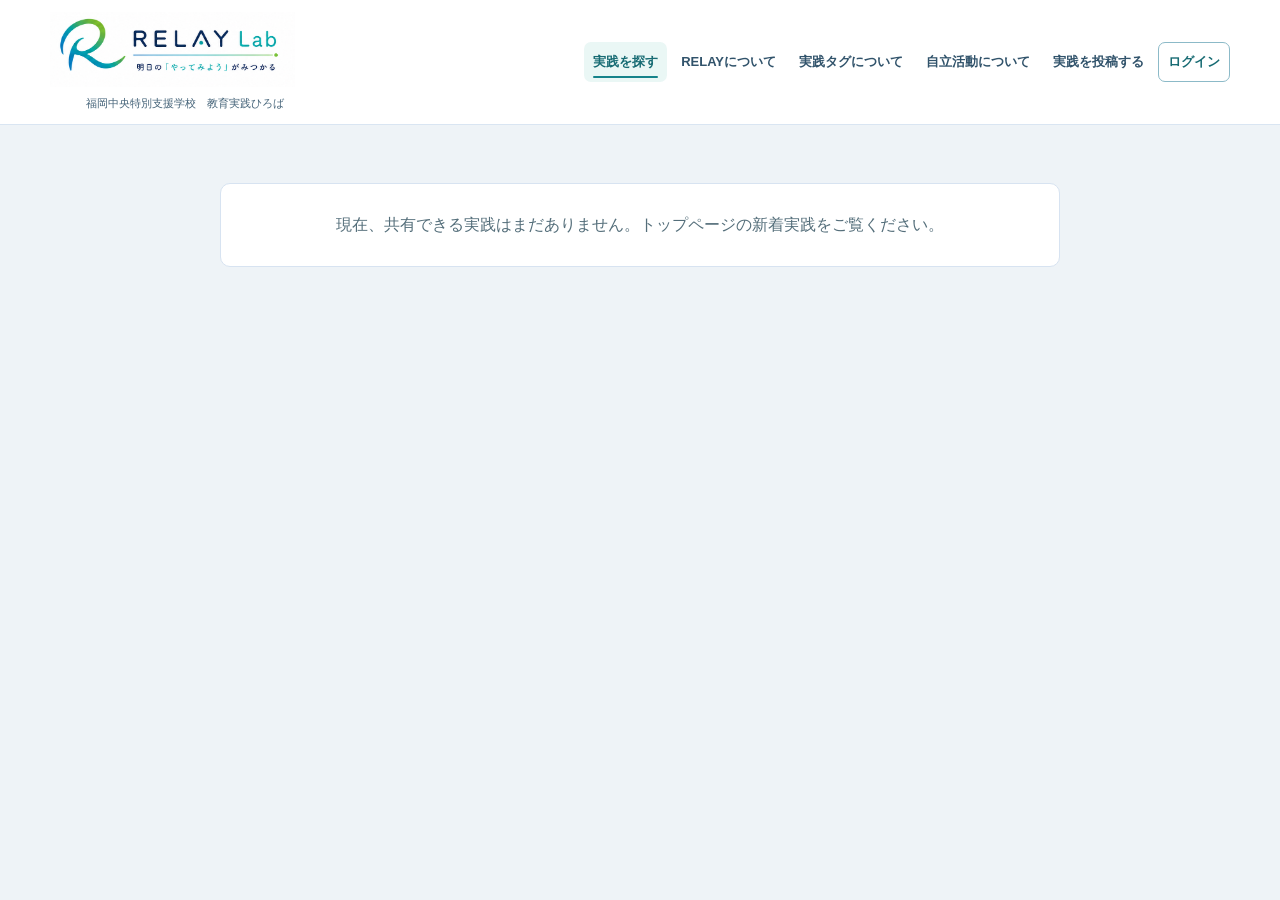
<file: share.html>
<!DOCTYPE html>
<html lang="ja">

<head>
<meta charset="UTF-8">
<meta name="viewport" content="width=device-width, initial-scale=1.0">
<title>RELAY Lab | 印刷用ページ</title>
<link rel="stylesheet" href="css/style.css">
</head>

<body class="share-page print-page">

<header class="site-header print-page-header"><div class="site-header-inner"><div class="site-header-brand"><a href="index.html" aria-label="RELAY Labトップページへ戻る"><img src="images/relay-logo.png" alt="RELAY Lab 明日の『やってみよう』がみつかる"></a><p>福岡中央特別支援学校　教育実践ひろば</p></div><nav class="site-nav" aria-label="主要ナビゲーション"><a href="index.html#searchPanelHeading" aria-current="page">実践を探す</a><a href="philosophy.html">RELAYについて</a><a href="tags.html">実践タグについて</a><a href="jiritsu.html">自立活動について</a><a href="post.html">実践を投稿する</a><a class="site-nav-login" href="index.html#login">ログイン</a></nav></div></header>

<main class="print-page-main">

<div id="printActions" class="print-actions" hidden>
<a id="printBackLink" class="print-back-link" href="index.html">← 詳細ページへ戻る</a>
<button id="printButton" class="print-button" type="button">🖨️ このページを印刷する</button>
</div>

<article id="printSheet" class="print-sheet" hidden>
<div class="print-sheet-heading">
<p class="print-kicker">RELAY Lab｜教育実践共有シート</p>
<h1 id="printTitle"></h1>
<p class="print-meta"><strong>学部：</strong><span id="printDepartment"></span></p>
</div>

<div class="print-overview">
<div class="print-copy">
<section class="print-section">
<h2>ねらい</h2>
<p id="printPurpose"></p>
</section>

<section class="print-section">
<h2>使い方</h2>
<p id="printMethod"></p>
</section>
</div>

<figure id="printImageArea" class="print-image-area" hidden>
<img id="printImage" alt="実践の代表画像">
</figure>
</div>

<section class="print-section print-reflection">
<h2>実践してみて</h2>
<p id="printReflection"></p>
</section>

<section id="printTagsSection" class="print-section print-compact-section" hidden>
<h2>キーワード</h2>
<div id="printTags" class="print-tags"></div>
</section>

<section id="printAttachmentsSection" class="print-section print-compact-section" hidden>
<h2>添付資料</h2>
<ul id="printAttachments" class="print-attachments"></ul>
</section>

<footer class="print-sheet-footer">
<p>先生たちの小さな工夫や実践を、次の誰かのヒントにつなぐ RELAY Lab</p>
<p>印刷日：<span id="printDate"></span></p>
</footer>
</article>

<div id="post-list">
<p>投稿を読み込み中...</p>
</div>

</main>

<script type="module" src="js/share.js?v=20260820-print"></script>
</body>
</html>
</file>
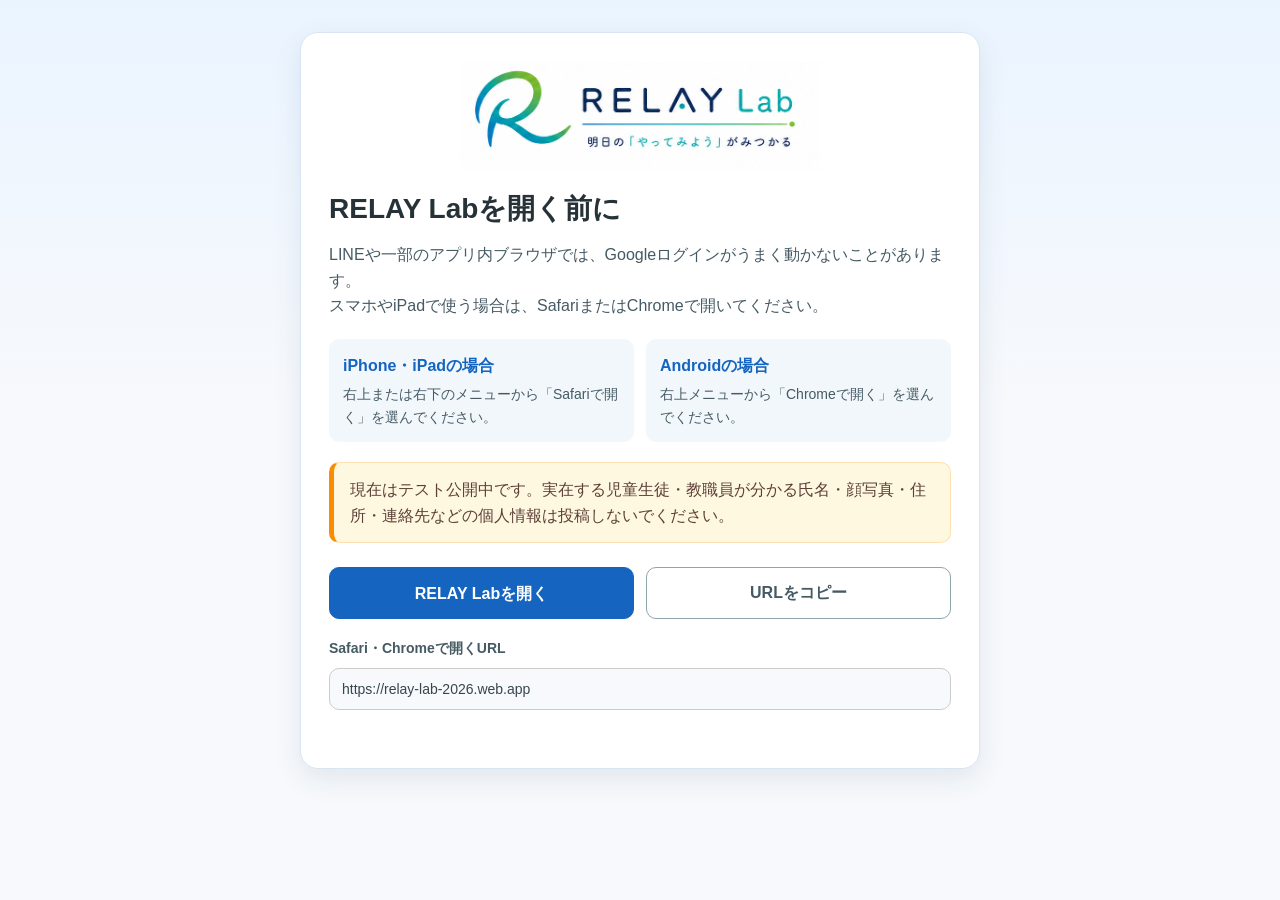
<file: start.html>
<!DOCTYPE html>
<html lang="ja">
<head>
    <meta charset="UTF-8">
    <meta name="viewport" content="width=device-width, initial-scale=1.0">
    <title>RELAY Labを開く前に</title>
    <link rel="stylesheet" href="css/style.css">
</head>

<body class="start-page">

<main class="start-main">
    <section class="start-card" aria-labelledby="startHeading">
        <div class="start-brand">
            <img src="images/relay-logo.png" alt="RELAY Lab 明日の『やってみよう』がみつかる">
        </div>

        <h1 id="startHeading">RELAY Labを開く前に</h1>

        <p class="start-introduction">
            LINEや一部のアプリ内ブラウザでは、Googleログインがうまく動かないことがあります。<br>
            スマホやiPadで使う場合は、SafariまたはChromeで開いてください。
        </p>

        <div class="start-device-guides">
            <section class="start-device-guide">
                <h2>iPhone・iPadの場合</h2>
                <p>右上または右下のメニューから「Safariで開く」を選んでください。</p>
            </section>

            <section class="start-device-guide">
                <h2>Androidの場合</h2>
                <p>右上メニューから「Chromeで開く」を選んでください。</p>
            </section>
        </div>

        <aside class="start-test-notice" aria-label="テスト公開中の注意">
            <p>
                現在はテスト公開中です。実在する児童生徒・教職員が分かる氏名・顔写真・住所・連絡先などの個人情報は投稿しないでください。
            </p>
        </aside>

        <div class="start-actions">
            <a class="start-open-button" href="index.html">RELAY Labを開く</a>
            <button id="copyAppUrlButton" class="start-copy-button" type="button">URLをコピー</button>
        </div>

        <div class="start-copy-area">
            <label for="appUrl">Safari・Chromeで開くURL</label>
            <input
                id="appUrl"
                type="text"
                value="https://relay-lab-2026.web.app"
                readonly>
            <p id="copyStatus" class="start-copy-status" role="status" aria-live="polite"></p>
        </div>
    </section>
</main>

<script>
    (() => {
        const appUrl = "https://relay-lab-2026.web.app";
        const copyButton = document.getElementById("copyAppUrlButton");
        const urlInput = document.getElementById("appUrl");
        const status = document.getElementById("copyStatus");

        function showManualCopyGuide() {
            if (urlInput) {
                urlInput.focus();
                urlInput.select();
                urlInput.setSelectionRange(0, urlInput.value.length);
            }

            if (status) {
                status.textContent = "自動でコピーできませんでした。表示されたURLをコピーして、SafariまたはChromeのアドレス欄に貼り付けてください。";
                status.classList.add("is-error");
            }
        }

        if (urlInput) {
            urlInput.addEventListener("click", () => urlInput.select());
        }

        if (copyButton) {
            copyButton.addEventListener("click", async () => {
                try {
                    if (!navigator.clipboard || typeof navigator.clipboard.writeText !== "function") {
                        showManualCopyGuide();
                        return;
                    }

                    await navigator.clipboard.writeText(appUrl);

                    if (status) {
                        status.textContent = "URLをコピーしました";
                        status.classList.remove("is-error");
                    }
                } catch (error) {
                    console.warn("URLをコピーできませんでした:", error);
                    showManualCopyGuide();
                }
            });
        }
    })();
</script>

</body>
</html>
</file>
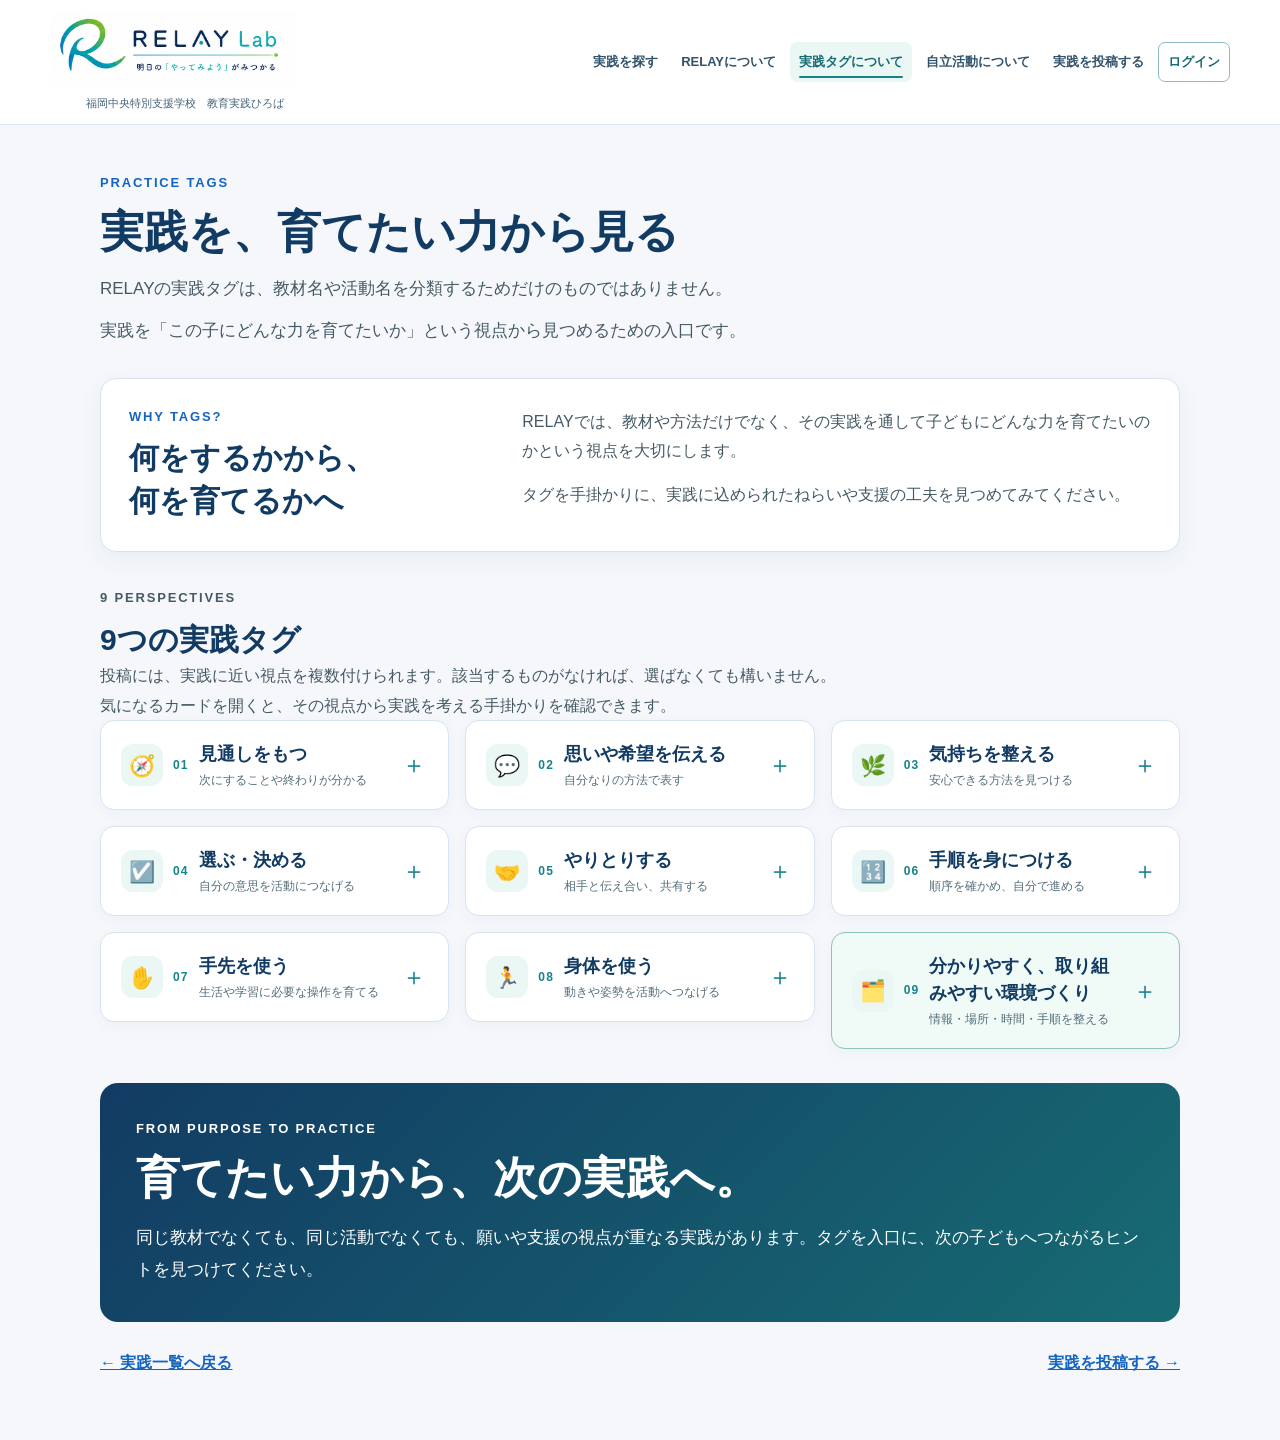
<file: tags.html>
<!DOCTYPE html>
<html lang="ja">
<head>
<meta charset="UTF-8">
<meta name="viewport" content="width=device-width, initial-scale=1.0">
<title>RELAY Lab | 実践タグについて</title>
<link rel="stylesheet" href="css/style.css">
</head>
<body class="tag-guide-page">
<header class="site-header"><div class="site-header-inner"><div class="site-header-brand"><a href="index.html" aria-label="RELAY Labトップページへ戻る"><img src="images/relay-logo.png" alt="RELAY Lab 明日の『やってみよう』がみつかる"></a><p>福岡中央特別支援学校　教育実践ひろば</p></div><nav class="site-nav" aria-label="主要ナビゲーション"><a href="index.html#searchPanelHeading">実践を探す</a><a href="philosophy.html">RELAYについて</a><a href="tags.html" aria-current="page">実践タグについて</a><a href="jiritsu.html">自立活動について</a><a href="post.html">実践を投稿する</a><a class="site-nav-login" href="index.html#login">ログイン</a></nav></div></header>
<main class="concept-main">
<section class="concept-hero">
<p class="concept-kicker">PRACTICE TAGS</p>
<h1>実践を、育てたい力から見る</h1>
<p>
RELAYの実践タグは、教材名や活動名を分類するためだけのものではありません。
</p>
<p>
実践を「この子にどんな力を育てたいか」という視点から見つめるための入口です。
</p>
</section>

<section class="tag-guide-message" aria-labelledby="tagGuideMessageHeading">
<div><p class="concept-kicker">WHY TAGS?</p><h2 id="tagGuideMessageHeading"><span>何をするかから、</span><span>何を育てるかへ</span></h2></div>
<div class="tag-guide-copy">
<p>RELAYでは、教材や方法だけでなく、その実践を通して子どもにどんな力を育てたいのかという視点を大切にします。</p>
<p>タグを手掛かりに、実践に込められたねらいや支援の工夫を見つめてみてください。</p>
</div>
</section>

<section aria-labelledby="tagListHeading">
<div class="tag-guide-heading"><p class="concept-kicker">9 PERSPECTIVES</p><h2 id="tagListHeading">9つの実践タグ</h2>
<p>
投稿には、実践に近い視点を複数付けられます。該当するものがなければ、選ばなくても構いません。
</p>
<p>
気になるカードを開くと、その視点から実践を考える手掛かりを確認できます。
</p>
<div class="practice-tag-grid">
<details class="practice-tag-card">
<summary><span class="practice-tag-icon" aria-hidden="true">🧭</span><span class="practice-tag-number">01</span><span class="practice-tag-title"><strong>見通しをもつ</strong><small>次にすることや終わりが分かる</small></span><span class="practice-tag-open" aria-hidden="true">＋</span></summary>
<div class="practice-tag-detail"><h3>このタグにつながる実践</h3><p>活動の流れや終わりを分かりやすくし、子どもが安心して取り組めるようにする工夫や支援。</p><h3>先生のつぶやき（例）</h3><ul><li>どんな場面なら、次にすることを自分で確かめているかな。</li><li>本人が見通しをもちやすい伝え方や手掛かりは何かな。</li><li>好きな活動では、始まりや終わりをどのように捉えているかな。</li></ul><h3>このタグで大切にしたい姿</h3><p>活動の流れや終わりを手掛かりに、自分なりに次の行動を捉え、安心して活動に取り組む姿。</p></div>
</details>
<details class="practice-tag-card">
<summary><span class="practice-tag-icon" aria-hidden="true">💬</span><span class="practice-tag-number">02</span><span class="practice-tag-title"><strong>思いや希望を伝える</strong><small>自分なりの方法で表す</small></span><span class="practice-tag-open" aria-hidden="true">＋</span></summary>
<div class="practice-tag-detail"><h3>このタグにつながる実践</h3><p>言葉だけに限らず、表情や動作、写真、文字、機器など、その子に合った方法で思いや希望を表せるようにする工夫や支援。</p><h3>先生のつぶやき（例）</h3><ul><li>言葉以外にも、本人が思いや希望を表しているサインはあるかな。</li><li>どんな相手や場面なら、自分から伝えやすいかな。</li><li>好きな活動や安心できる場面では、どんな伝え方をしているかな。</li></ul><h3>このタグで大切にしたい姿</h3><p>自分に合った方法で、気持ちや希望、必要なことを相手に伝えようとする姿。</p></div>
</details>
<details class="practice-tag-card">
<summary><span class="practice-tag-icon" aria-hidden="true">🌿</span><span class="practice-tag-number">03</span><span class="practice-tag-title"><strong>気持ちを整える</strong><small>安心できる方法を見つける</small></span><span class="practice-tag-open" aria-hidden="true">＋</span></summary>
<div class="practice-tag-detail"><h3>このタグにつながる実践</h3><p>不安や緊張、疲れなど、その子の状態に目を向け、安心して活動に参加できるようにする工夫や支援。</p><h3>先生のつぶやき（例）</h3><ul><li>どんな相手や場所では、安心して過ごせているかな。</li><li>本人は気持ちや体の変化を、どんなサインで表しているかな。</li><li>好きなことや本人なりの方法が、気持ちを整える助けになっているかな。</li></ul><h3>このタグで大切にしたい姿</h3><p>自分の気持ちや状態を本人なりに表し、休憩や援助も選びながら、安心して活動に参加する姿。</p></div>
</details>
<details class="practice-tag-card">
<summary><span class="practice-tag-icon" aria-hidden="true">☑️</span><span class="practice-tag-number">04</span><span class="practice-tag-title"><strong>選ぶ・決める</strong><small>自分の意思を活動につなげる</small></span><span class="practice-tag-open" aria-hidden="true">＋</span></summary>
<div class="practice-tag-detail"><h3>このタグにつながる実践</h3><p>子ども自身の思いや希望を大切にし、選択肢や考える機会を用意することで、自分で選んだり決めたりできるようにする工夫や支援。</p><h3>先生のつぶやき（例）</h3><ul><li>本人は好きなことや選びたいことを、どんな方法で表しているかな。</li><li>どんな選択肢や相手なら、自分の意思を表しやすいかな。</li><li>本人ならではの選び方や、決めるときの大切な手掛かりはあるかな。</li></ul><h3>このタグで大切にしたい姿</h3><p>自分の好きなことや希望を本人なりに表し、自分に合った方法で選んで活動に参加する姿。</p></div>
</details>
<details class="practice-tag-card">
<summary><span class="practice-tag-icon" aria-hidden="true">🤝</span><span class="practice-tag-number">05</span><span class="practice-tag-title"><strong>やりとりする</strong><small>相手と伝え合い、共有する</small></span><span class="practice-tag-open" aria-hidden="true">＋</span></summary>
<div class="practice-tag-detail"><h3>このタグにつながる実践</h3><p>相手の存在や働きかけに気づき、表情や言葉、動作など、その子に合った方法で人と関わる経験を増やす工夫や支援。</p><h3>先生のつぶやき（例）</h3><ul><li>誰といるときに、やりとりを楽しんでいるかな。</li><li>表情や動作など、本人なりの応じ方や誘い方はあるかな。</li><li>好きな遊びや得意な活動では、人との関わり方にどんな違いがあるかな。</li></ul><h3>このタグで大切にしたい姿</h3><p>相手の働きかけに気づき、本人なりの方法で応じたり伝えたりしながら、人とのやりとりを楽しむ姿。</p></div>
</details>
<details class="practice-tag-card">
<summary><span class="practice-tag-icon" aria-hidden="true">🔢</span><span class="practice-tag-number">06</span><span class="practice-tag-title"><strong>手順を身につける</strong><small>順序を確かめ、自分で進める</small></span><span class="practice-tag-open" aria-hidden="true">＋</span></summary>
<div class="practice-tag-detail"><h3>このタグにつながる実践</h3><p>活動の手順や工程を分かりやすく示し、子どもが自分で進められるようにする工夫や支援。</p><h3>先生のつぶやき（例）</h3><ul><li>どの工程なら、すでに自分で進めているかな。</li><li>本人は写真や見本、物の配置など、どの手掛かりを使っているかな。</li><li>どんな活動や環境なら、本人なりの順序や方法で取り組みやすいかな。</li></ul><h3>このタグで大切にしたい姿</h3><p>自分に合った手掛かりや方法を使い、活動の進み方を確かめながら取り組む姿。</p></div>
</details>
<details class="practice-tag-card">
<summary><span class="practice-tag-icon" aria-hidden="true">✋</span><span class="practice-tag-number">07</span><span class="practice-tag-title"><strong>手先を使う</strong><small>生活や学習に必要な操作を育てる</small></span><span class="practice-tag-open" aria-hidden="true">＋</span></summary>
<div class="practice-tag-detail"><h3>このタグにつながる実践</h3><p>手や指の動きを活用し、道具の操作や生活・学習・作業への参加につながる工夫や支援。</p><h3>先生のつぶやき（例）</h3><ul><li>どんな道具や操作では、手先の力を発揮しているかな。</li><li>好きな素材や得意な活動では、どんな持ち方や動かし方をしているかな。</li><li>道具の形や姿勢、置き方をどう整えると、本人の方法を生かしやすいかな。</li></ul><h3>このタグで大切にしたい姿</h3><p>自分に合った道具や本人なりの方法を使い、手や指を動かしながら活動に参加する姿。</p></div>
</details>
<details class="practice-tag-card">
<summary><span class="practice-tag-icon" aria-hidden="true">🏃</span><span class="practice-tag-number">08</span><span class="practice-tag-title"><strong>身体を使う</strong><small>動きや姿勢を活動へつなげる</small></span><span class="practice-tag-open" aria-hidden="true">＋</span></summary>
<div class="practice-tag-detail"><h3>このタグにつながる実践</h3><p>姿勢や身体の動かし方を整え、その子に合った方法で活動に参加できるようにする工夫や支援。</p><h3>先生のつぶやき（例）</h3><ul><li>どんな動きや姿勢では、本人らしく力を発揮しているかな。</li><li>好きな活動では、身体の使い方や参加の仕方にどんな違いがあるかな。</li><li>相手や場所、道具をどう整えると、無理なく動きやすいかな。</li></ul><h3>このタグで大切にしたい姿</h3><p>自分に合った姿勢や本人なりの身体の使い方で、目的に合わせて活動に参加する姿。</p></div>
</details>
<details class="practice-tag-card practice-tag-feature">
<summary><span class="practice-tag-icon" aria-hidden="true">🗂️</span><span class="practice-tag-number">09</span><span class="practice-tag-title"><strong>分かりやすく、取り組みやすい環境づくり</strong><small>情報・場所・時間・手順を整える</small></span><span class="practice-tag-open" aria-hidden="true">＋</span></summary>
<div class="practice-tag-detail"><h3>このタグにつながる実践</h3><p>子どもの実態や学び方に合わせて、場所や物、情報の提示方法を工夫し、安心して活動に取り組める環境を整える工夫や支援。</p><h3>先生のつぶやき（例）</h3><ul><li>うまく取り組めている場面には、どんな環境の共通点があるかな。</li><li>本人は場所や物、示された情報のうち、何を手掛かりにしているかな。</li><li>好きなことや本人なりの方法を生かせる配置や伝え方はあるかな。</li></ul><h3>このタグで大切にしたい姿</h3><p>環境や示された情報を手掛かりに、自分に合った方法で準備や活動に取り組む姿。</p></div>
</details>
</div>
</section>

<section class="structure-guide" aria-labelledby="structureGuideHeading" hidden>
<div class="structure-guide-intro"><p class="concept-kicker">STRUCTURED LEARNING ENVIRONMENT</p><h2 id="structureGuideHeading">学習環境の構造化</h2><p>環境を分かりやすく整えることは、子どもを一つのやり方に合わせることではありません。情報や空間、時間、手順をその子に伝わる形にし、自分で分かって動ける可能性を広げる工夫です。</p><p class="structure-guide-hint">気になる視点を開くと、育てたい力と支援の工夫を具体的に確認できます。</p></div>
<div class="structure-accordion">
<details>
<summary><span><strong>何をするか分かる</strong><small>活動の内容やゴールを見える形にする</small></span><span class="structure-open" aria-hidden="true">＋</span></summary>
<div class="structure-detail">
<section><h3>この視点の意味</h3><p>活動内容や目標、終わりが子どもに伝わるよう、何をどのように提示すれば理解しやすいかを整理する視点です。</p><h3>育てたい力とのつながり</h3><p>活動の流れや目的を理解し、見通しをもって主体的に取り組む力につながります。</p><h3>具体的な実践例</h3><ul><li>活動予定表で、これから取り組む内容を一緒に確かめる</li><li>完成見本を示し、目指す状態と終わりを共有する</li><li>写真カードで活動内容を選び、自分で準備へ移れるようにする</li><li>「あと何回」「ここまで」を見える形で示す</li></ul></section>
<section class="structure-photo-section"><h3>写真</h3><figure class="structure-photo-placeholder" role="img" aria-label="活動予定表や完成見本によって、活動内容と終わりが伝わる様子を示す写真の予定位置"><span aria-hidden="true">▧</span><figcaption>活動予定表や完成見本など、子どもが活動内容と終わりを理解するための工夫を示す写真</figcaption></figure><h3>この写真が伝えること</h3><p>活動の目的やゴールを見える形にすることで、子どもが見通しをもち、自分から取り組みやすくなる支援の工夫を示します。</p></section>
</div>
</details>
<details>
<summary><span><strong>どこで何をするか分かる</strong><small>場所と活動の関係を明確にする</small></span><span class="structure-open" aria-hidden="true">＋</span></summary>
<div class="structure-detail">
<section><h3>この視点の意味</h3><p>場所ごとの役割と活動との対応が伝わるよう、空間の区切りや表示、道具の配置を整える視点です。</p><h3>育てたい力とのつながり</h3><p>場所と活動の関係を理解し、周囲の手掛かりを使って、自分で移動・準備・片付けを進める力につながります。</p><h3>具体的な実践例</h3><ul><li>学習・休憩・片付けの場所を棚やパーティションで分ける</li><li>写真や色の表示を、場所と使う道具の両方に付ける</li><li>床の目印で、待つ位置や移動先を伝える</li><li>活動後に道具を戻す場所が自分で分かる配置にする</li></ul></section>
<section class="structure-photo-section"><h3>写真</h3><figure class="structure-photo-placeholder" role="img" aria-label="空間や道具の置き場を分け、場所と活動の関係が伝わる様子を示す写真の予定位置"><span aria-hidden="true">▧</span><figcaption>空間の区切りや表示、道具の置き場など、場所と活動の関係を示す写真</figcaption></figure><h3>この写真が伝えること</h3><p>環境そのものを手掛かりにすることで、子どもが自分で活動場所を理解し、移動や準備をしやすくなる工夫を示します。</p></section>
</div>
</details>
<details>
<summary><span><strong>どの順番で進めるか分かる</strong><small>手順や次の活動を確認できるようにする</small></span><span class="structure-open" aria-hidden="true">＋</span></summary>
<div class="structure-detail">
<section><h3>この視点の意味</h3><p>一度に覚える負担を減らすため、工程の分け方と、必要なときに確認できる手掛かりを整える視点です。</p><h3>育てたい力とのつながり</h3><p>手順を理解し、必要な手掛かりを自分で確認しながら、順序立てて進める力につながります。</p><h3>具体的な実践例</h3><ul><li>写真や絵の手順カードを、実際に行う順番で並べる</li><li>終えた工程を外す、裏返す、印を付ける仕組みにする</li><li>使う物を左から右へ並べ、作業の流れを空間で示す</li><li>つまずいた工程だけ手掛かりを増やし、できる部分は任せる</li></ul></section>
<section class="structure-photo-section"><h3>写真</h3><figure class="structure-photo-placeholder" role="img" aria-label="手順カードや道具の配置によって、活動の順番が伝わる様子を示す写真の予定位置"><span aria-hidden="true">▧</span><figcaption>手順カードや道具の並べ方など、活動の順番と進み具合を示す写真</figcaption></figure><h3>この写真が伝えること</h3><p>手順と現在地を自分で確かめられることで、子どもが順序立てて活動を進めやすくなる支援の工夫を示します。</p></section>
</div>
</details>
<details>
<summary><span><strong>自分で取り組みやすくなる</strong><small>必要な物や情報へ自分でアクセスしやすくする</small></span><span class="structure-open" aria-hidden="true">＋</span></summary>
<div class="structure-detail">
<section><h3>この視点の意味</h3><p>教師の指示に頼り続けなくても取り組めるよう、必要な情報や道具の位置、活動の始まりと終わりを分かりやすく整える視点です。</p><h3>育てたい力とのつながり</h3><p>自分で活動を始めて進み具合を確かめ、必要に応じて助けを求めながら、主体的に取り組む力につながります。</p><h3>具体的な実践例</h3><ul><li>必要な道具を手の届く場所へ、使う順番に準備する</li><li>「する物」と「終わった物」の置き場を分ける</li><li>自分で確認できるチェック表や見本を用意する</li><li>慣れた部分は支援を減らし、困ったときの援助要求手段を残す</li></ul></section>
<section class="structure-photo-section"><h3>写真</h3><figure class="structure-photo-placeholder" role="img" aria-label="道具や情報へ自分でアクセスし、活動を進めやすくする仕掛けを示す写真の予定位置"><span aria-hidden="true">▧</span><figcaption>道具の配置や確認用の見本など、自分で活動を進めるための仕掛けを示す写真</figcaption></figure><h3>この写真が伝えること</h3><p>必要な物や情報へ自分でアクセスできる環境が、子どもの主体的な開始・確認・完了をどのように支えるかを示します。</p></section>
</div>
</details>
<details>
<summary><span><strong>不安や負担を減らす</strong><small>予測しにくさや迷いを減らし、安心につなげる</small></span><span class="structure-open" aria-hidden="true">＋</span></summary>
<div class="structure-detail">
<section><h3>この視点の意味</h3><p>行動だけを変えようとせず、不安や疲れ、刺激の受け取り方に目を向け、安心して参加できる条件を整える視点です。</p><h3>育てたい力とのつながり</h3><p>自分の状態に気づき、安心できる方法や必要な休息を選びながら、学習や生活へ参加する力につながります。</p><h3>具体的な実践例</h3><ul><li>予定変更を事前に伝え、変わる部分と変わらない部分を示す</li><li>掲示物や音など、活動に不要な刺激を減らす</li><li>休憩できる場所と、活動へ戻る合図を一緒に決める</li><li>課題の量や時間を調整し、終わりを予測できるようにする</li></ul></section>
<section class="structure-photo-section"><h3>写真</h3><figure class="structure-photo-placeholder" role="img" aria-label="刺激を調整し、安心して活動へ参加できる環境設定を示す写真の予定位置"><span aria-hidden="true">▧</span><figcaption>刺激を抑えた空間や休憩場所など、安心して参加するための環境設定を示す写真</figcaption></figure><h3>この写真が伝えること</h3><p>刺激や課題量、休憩場所を調整することで、子どもが自分の状態に合わせて安心して参加できる支援の工夫を示します。</p></section>
</div>
</details>
</div>
</section>

<section class="concept-closing tag-guide-closing"><p class="concept-kicker">FROM PURPOSE TO PRACTICE</p><h2>育てたい力から、次の実践へ。</h2><p>同じ教材でなくても、同じ活動でなくても、願いや支援の視点が重なる実践があります。タグを入口に、次の子どもへつながるヒントを見つけてください。</p></section>
<nav class="concept-footer-nav"><a href="index.html">← 実践一覧へ戻る</a><a href="post.html">実践を投稿する →</a></nav>
</main>
</body>
</html>
</file>
<file: support-map/styles.css>
:root{--ink:#29403d;--muted:#667875;--cream:#fbfaf5;--paper:#fff;--sage:#537f75;--sage2:#e8f1ed;--mint:#dbeae4;--amber:#d89558;--amber2:#fff3e6;--line:#dbe5e1;--shadow:0 10px 35px rgba(54,80,74,.09);--radius:22px}
*{box-sizing:border-box}html{scroll-behavior:smooth}body{margin:0;background:linear-gradient(135deg,#f7faf7 0%,var(--cream) 50%,#f8f4ec 100%);color:var(--ink);font-family:-apple-system,BlinkMacSystemFont,"Hiragino Sans","Yu Gothic UI","Yu Gothic",sans-serif;line-height:1.75;min-height:100vh}.site-header{height:76px;background:rgba(255,255,255,.88);backdrop-filter:blur(10px);border-bottom:1px solid var(--line);display:flex;align-items:center;justify-content:space-between;padding:0 max(24px,calc((100vw - 1040px)/2));position:sticky;top:0;z-index:10}.brand{display:flex;align-items:center;gap:11px;text-decoration:none;color:var(--ink);line-height:1.1}.brand-mark{display:grid;place-items:center;width:38px;height:38px;background:var(--sage);color:white;border-radius:12px;font-family:Georgia,serif;font-size:24px}.brand b{display:block;letter-spacing:.12em}.brand small{display:block;color:var(--muted);margin-top:5px}.local-label{font-size:12px;color:var(--sage);background:var(--sage2);padding:4px 10px;border-radius:99px}main{width:min(960px,calc(100% - 32px));margin:48px auto 72px}.intro{text-align:center;max-width:760px;margin:0 auto 34px}.eyebrow{display:inline-flex;gap:6px;align-items:center;color:var(--sage);font-size:13px;font-weight:700;letter-spacing:.08em}.intro h1{font-family:Georgia,"Yu Mincho",serif;font-size:clamp(32px,5vw,48px);line-height:1.25;margin:12px 0 18px;font-weight:600}.intro p{color:var(--muted);text-align:left;margin:0}.progress-wrap{margin:0 auto 28px}.progress-meta{display:flex;justify-content:space-between;font-size:13px;color:var(--muted);margin-bottom:8px}.progress{height:8px;background:#e7ece9;border-radius:99px;overflow:hidden}.progress span{display:block;height:100%;background:linear-gradient(90deg,var(--sage),#83a99d);border-radius:inherit;transition:width .35s ease}.card{background:var(--paper);border:1px solid rgba(219,229,225,.9);border-radius:var(--radius);box-shadow:var(--shadow);padding:clamp(22px,4vw,42px)}.step-kicker{font-size:13px;color:var(--amber);font-weight:700;letter-spacing:.07em}.card h2{font-size:clamp(23px,3vw,30px);line-height:1.45;margin:6px 0 8px}.lead{color:var(--muted);margin:0 0 25px}.substep{display:inline-grid;place-items:center;width:34px;height:34px;border-radius:11px;background:var(--sage);color:white;font-weight:800;margin-right:7px}.section-block+.section-block{margin-top:38px;padding-top:36px;border-top:1px dashed var(--line)}.section-block h3{font-size:20px;margin:0 0 5px}.choices{display:grid;grid-template-columns:repeat(2,minmax(0,1fr));gap:11px}.choice{position:relative}.choice input{position:absolute;opacity:0;pointer-events:none}.choice label{height:100%;display:flex;align-items:flex-start;gap:11px;padding:15px 16px;border:1.5px solid var(--line);border-radius:15px;cursor:pointer;background:#fff;transition:.18s ease;font-size:15px;line-height:1.55}.choice label:hover{border-color:#9bb8b0;transform:translateY(-1px)}.choice input:focus-visible+label{outline:3px solid rgba(83,127,117,.22);outline-offset:2px}.check{flex:none;width:21px;height:21px;border:1.5px solid #a7bab5;border-radius:7px;margin-top:1px;display:grid;place-items:center;color:white}.choice input:checked+label{background:var(--sage2);border-color:var(--sage);color:#244841}.choice input:checked+label .check{background:var(--sage);border-color:var(--sage)}.choice input:checked+label .check:after{content:"✓";font-size:14px;line-height:1}.choice.special{grid-column:1/-1}.choice.special label{background:var(--amber2);border-color:#f2d7bd}.other-input{width:100%;border:1.5px solid var(--line);border-radius:12px;padding:12px 14px;font:inherit;margin-top:10px;color:var(--ink)}.actions{display:flex;align-items:center;justify-content:space-between;margin-top:30px;gap:12px}.btn{border:0;border-radius:13px;padding:13px 22px;font:inherit;font-weight:700;cursor:pointer;transition:.18s ease}.btn-primary{background:var(--sage);color:#fff;margin-left:auto}.btn-primary:hover{background:#426d63;transform:translateY(-1px)}.btn-secondary{background:#eef3f1;color:var(--ink)}.btn-copy{background:var(--amber2);color:#89552a}.hint{font-size:13px;color:var(--muted)}.notice{border-radius:15px;padding:14px 17px;background:var(--amber2);color:#765033;font-size:14px;margin:20px 0}.results-grid{display:grid;gap:18px}.result-section{background:#fbfcfb;border:1px solid var(--line);border-radius:17px;padding:21px}.result-section h3{font-size:16px;margin:0 0 13px;display:flex;align-items:center;gap:8px}.result-section h3 span{display:grid;place-items:center;width:27px;height:27px;border-radius:9px;background:var(--mint);font-size:13px}.category{padding:17px;border-radius:14px;background:white;border-left:4px solid var(--sage);margin-bottom:10px}.category b{display:block}.category small{color:var(--muted)}ul.clean{margin:0;padding-left:1.25em}.tags{display:flex;flex-wrap:wrap;gap:8px}.tag{padding:7px 11px;border-radius:99px;background:var(--sage2);color:#315f55;font-size:13px}.tag.jiritsu{background:var(--amber2);color:#81552e}.summary-list{display:grid;gap:13px}.summary-row{display:grid;grid-template-columns:170px 1fr;gap:14px;font-size:14px}.summary-row b{color:var(--sage)}.summary-row span{color:var(--muted)}.copy-status{min-height:1.5em;text-align:right;color:var(--sage);font-size:13px}.empty-warning{color:#a35f29;font-size:13px;margin-top:12px}.expert-note{border:1.5px solid #e4b789;background:#fff8ef;border-radius:15px;padding:17px;color:#704b2d}.restart{display:block;margin:22px auto 0}footer{padding:28px 20px;border-top:1px solid var(--line);color:var(--muted);font-size:12px;text-align:center;background:rgba(255,255,255,.6)}
@media(max-width:680px){.site-header{padding:0 16px}.local-label{display:none}main{margin-top:28px}.intro{text-align:left}.intro h1{font-size:32px}.choices{grid-template-columns:1fr}.choice.special{grid-column:auto}.card{padding:22px 17px}.actions{flex-wrap:wrap}.btn{padding:12px 17px}.hint{width:100%;order:-1}.summary-row{grid-template-columns:1fr;gap:2px}}
@media(prefers-reduced-motion:reduce){*{scroll-behavior:auto!important;transition:none!important}}

/* 5段階を「一緒に整理する流れ」として見せる */
.stepper{display:grid;grid-template-columns:repeat(3,1fr);gap:8px;margin:0 0 20px;padding:16px;background:#fff;border:1px solid var(--line);border-radius:18px;box-shadow:0 5px 20px rgba(54,80,74,.05)}
.step-item{position:relative;display:flex;align-items:center;gap:8px;color:#8a9996;font-size:12px;min-width:0}
.step-item:not(:last-child):after{content:"";position:absolute;height:1px;background:var(--line);width:18px;right:-13px;top:16px}
.step-item span{display:grid;place-items:center;flex:none;width:32px;height:32px;border-radius:50%;background:#f2f5f4;border:1px solid var(--line);font-weight:800}
.step-item b{line-height:1.3}.step-item.active{color:var(--ink)}.step-item.active span{background:var(--sage);border-color:var(--sage);color:#fff;box-shadow:0 0 0 5px var(--sage2)}.step-item.done{color:var(--sage)}.step-item.done span{background:var(--sage2);border-color:#a7c3ba}.progress-meta{margin:0 3px 10px}.progress-wrap,.progress{display:none}
.question-head{display:flex;gap:13px;align-items:flex-start;margin-bottom:17px}.question-head .substep{border-radius:50%;width:38px;height:38px;margin:0}.question-head h3{margin:0;font-size:18px}.question{margin:2px 0 0;color:var(--ink);font-weight:650}.group-helper{margin:5px 0 0;color:var(--muted);font-size:13px}.section-block:first-of-type{margin-top:28px}.group-warning{color:#a35f29;font-size:13px;min-height:1.4em;margin:8px 0 0}.choice label{padding:17px;background:#fdfefd}.choice input:checked+label{box-shadow:0 3px 12px rgba(83,127,117,.12)}
.summary-details{border:1px solid var(--line);border-radius:15px;background:#f8fbf9;margin:22px 0;padding:0 18px}.summary-details summary{cursor:pointer;padding:15px 0;font-weight:700;color:var(--sage)}.summary-details .summary-list{padding:0 0 18px}.memo-section{background:linear-gradient(135deg,#edf6f2,#fbfcf9);border-color:#bfd7cf}.memo-section p{margin:0;font-size:16px;line-height:2}.category{display:flex;align-items:flex-start;gap:13px}.category .rank{display:grid;place-items:center;flex:none;width:28px;height:28px;border-radius:50%;background:var(--sage);color:#fff;font-size:12px;font-weight:800}.category small{display:block;margin-top:4px;line-height:1.55}.support-list{list-style:none;padding:0;margin:0;display:grid;gap:10px}.support-list li{position:relative;padding:12px 14px 12px 40px;background:#fff;border:1px solid var(--line);border-radius:12px}.support-list li:before{content:"明日";position:absolute;left:9px;top:13px;color:var(--amber);font-size:10px;font-weight:800}.notice p,.expert-note p{margin:7px 0 0}.copy-panel{display:flex;justify-content:space-between;align-items:center;gap:18px;margin-top:24px;padding:20px;background:var(--ink);border-radius:17px;color:#fff}.copy-panel div{display:grid}.copy-panel small{color:#cbd7d4;margin-top:3px}.copy-panel .btn-copy{flex:none}.result-card>.actions{justify-content:center;margin-top:18px}.result-card>.actions .btn{margin:0}.copy-status{text-align:center;margin-top:8px}
@media(max-width:760px){.stepper{grid-template-columns:repeat(3,1fr);padding:12px 8px;gap:3px}.step-item{display:grid;justify-items:center;text-align:center;gap:5px}.step-item b{font-size:10px}.step-item:not(:last-child):after{display:none}.step-item span{width:29px;height:29px}.copy-panel{align-items:stretch;flex-direction:column}.copy-panel .btn{width:100%}}
@media(max-width:430px){.step-item b{font-size:9px}.stepper{margin-left:-5px;margin-right:-5px}.summary-row{padding-bottom:9px;border-bottom:1px dashed var(--line)}}

/* 多い選択肢を観点別に読みやすく整理 */
.choice-category{margin-top:22px}.choice-category:first-of-type{margin-top:12px}.choice-category h4{display:flex;align-items:center;gap:9px;margin:0 0 10px;color:#426d63;font-size:14px}.choice-category h4:before{content:"";width:5px;height:18px;border-radius:4px;background:#9fc1b7}.choice-category+.choice-category{padding-top:4px}.other-field{display:none;grid-column:1/-1;width:100%;margin-top:4px;padding:15px;border:1px solid #efd2b5;border-radius:13px;background:#fffaf4}.choice input:checked~.other-field{display:block}.other-field label{display:block;height:auto;padding:0;border:0;border-radius:0;background:transparent!important;font-size:13px;font-weight:700;cursor:default}.other-field label:hover{transform:none;border:0}.other-field textarea{display:block;resize:vertical;min-height:88px;margin-top:7px}.other-note{border:1px solid #d6c8a9;background:#fffdf6;border-radius:17px;padding:20px}.other-note blockquote{margin:10px 0;padding:10px 14px;border-left:3px solid var(--amber);background:#fff;color:var(--ink)}.other-note p{margin:8px 0 0;color:var(--muted);font-size:14px}
@media(max-width:680px){.choice-category{margin-top:25px}.choice-category h4{position:sticky;top:76px;z-index:2;padding:7px 8px;margin-left:-4px;margin-right:-4px;background:rgba(251,250,245,.94);backdrop-filter:blur(6px);border-radius:8px}}
.choice-label{font-weight:500}.choice-description{display:block;margin-top:5px;color:var(--muted);font-size:12px;line-height:1.55}.choice.has-description label{padding-top:16px;padding-bottom:16px}.choice.has-description .choice-label{font-weight:700}.choice input:checked+label .choice-description{color:#52766d}
[data-group="visible"] .choice label{min-height:116px;padding:17px 18px}[data-group="visible"] .choice-description{margin-top:7px;line-height:1.7}[data-group="visible"] .choice.special label{min-height:96px}
@media(max-width:680px){[data-group="visible"] .choice label,[data-group="visible"] .choice.special label{min-height:0}.choice-description{font-size:13px;line-height:1.7}}
.memo-paragraphs{display:grid;gap:16px}.memo-paragraphs p{margin:0;line-height:1.95}.memo-paragraphs p+p{padding-top:15px;border-top:1px dashed rgba(83,127,117,.22)}.category-list{list-style:none;margin:0;padding:0;display:grid;gap:10px}.category-list li{position:relative;padding:15px 16px 15px 43px;background:#fff;border:1px solid var(--line);border-radius:13px}.category-list li:before{content:"•";position:absolute;left:17px;top:11px;color:var(--sage);font-size:25px;line-height:1}.category-list b{display:block}.category-list small{display:block;margin-top:4px;color:var(--muted);line-height:1.65}.thinking-note{display:block}.thinking-note>p{margin:12px 0 0;line-height:1.85}.thinking-note>p+p{margin-top:16px}.thinking-note .note-label{font-weight:700;color:#765033;margin-top:18px}.thinking-note ul{margin:8px 0 0;padding-left:1.35em}.thinking-note li+li{margin-top:4px}

/* ステップ移動と段階ごとの視覚的な手がかり */
.step-card{--step-accent:var(--sage);--step-soft:#edf5f2;scroll-margin-top:94px;position:relative;overflow:hidden;border-top:5px solid var(--step-accent);background:linear-gradient(150deg,var(--step-soft) 0,rgba(255,255,255,.98) 180px);animation:step-enter .34s ease-out both}.step-theme-1{--step-accent:#4e8076;--step-soft:#eaf4f0}.step-theme-2{--step-accent:#c9874c;--step-soft:#fff4e7}.step-theme-3{--step-accent:#6f9362;--step-soft:#f0f7e9}.step-theme-4{--step-accent:#5f8ca5;--step-soft:#edf6fa}.step-theme-5{--step-accent:#376e64;--step-soft:#e5f1ed}.step-heading{display:flex;align-items:center;gap:15px;margin-bottom:8px}.step-heading h2{margin:1px 0 0;font-size:clamp(26px,3.5vw,34px)}.step-icon{display:grid;place-items:center;flex:none;width:48px;height:48px;border-radius:15px;background:#fff;border:1px solid color-mix(in srgb,var(--step-accent) 25%,white);font-size:21px;box-shadow:0 5px 15px rgba(54,80,74,.08)}.step-card .step-kicker{color:var(--step-accent)}.now-doing{margin:15px 0 12px;padding:11px 15px;border-left:4px solid var(--step-accent);border-radius:0 10px 10px 0;background:rgba(255,255,255,.72);font-weight:700;color:var(--ink)}.action-status{margin-top:28px;text-align:center;color:var(--step-accent);font-size:13px;font-weight:800;letter-spacing:.06em}.step-card>.actions{margin-top:9px}.step-card .btn-primary{background:var(--step-accent)}.step-card .btn-primary:hover{filter:brightness(.88)}
.step-item em{display:inline-flex;padding:2px 6px;border-radius:99px;background:var(--sage);color:#fff;font-size:9px;font-style:normal;font-weight:800}.step-item.done span{font-size:0}.step-item.done span:after{content:"✓";font-size:13px}.step-item.active b{font-weight:800}.step-item.active:before{content:"";position:absolute;left:0;right:0;bottom:-9px;height:3px;border-radius:3px;background:var(--sage)}.question-head .substep{background:var(--step-accent);font-size:17px}.result-section h3>span{font-size:14px}.choice-category h4:before{background:var(--step-accent)}
@keyframes step-enter{from{opacity:0;transform:translateY(12px)}to{opacity:1;transform:translateY(0)}}
@media(max-width:680px){.step-card{scroll-margin-top:84px}.step-heading{align-items:flex-start}.step-icon{width:42px;height:42px;border-radius:13px;font-size:18px}.step-heading h2{font-size:25px}.now-doing{font-size:14px}.step-card>.actions{display:grid;grid-template-columns:1fr;gap:9px}.step-card>.actions .btn{width:100%;margin:0}.step-card>.actions .hint{text-align:center;order:-1}.step-item em{display:none}.step-item.active:before{bottom:-7px}.stepper{position:relative}}
@media(prefers-reduced-motion:reduce){.step-card{animation:none}.step-card{scroll-behavior:auto}}
.usage-note{padding:17px 20px;border:1px solid #d8e4e0;border-radius:15px;background:#f5f9f7;color:var(--muted)}.usage-note h3{margin:0 0 5px;color:var(--sage);font-size:14px}.usage-note p{margin:0;font-size:13px;line-height:1.75}.block-role{margin:-4px 0 14px;color:var(--muted);font-size:13px}.tomorrow-section{position:relative;border:2px solid #8fb9aa;background:linear-gradient(145deg,#edf7f2,#fff 65%);box-shadow:0 10px 28px rgba(55,110,100,.1)}.tomorrow-section h3{font-size:19px}.goal-label{position:absolute;right:16px;top:15px;padding:3px 9px;border-radius:99px;background:#dcece5;color:#376e64;font-size:10px;font-weight:800;letter-spacing:.04em}.tomorrow-section .support-list li{border-color:#cfe1da}.result-card .summary-list{gap:15px}.result-card .summary-row{padding-bottom:13px;border-bottom:1px dashed var(--line)}.result-card .summary-row:last-child{padding-bottom:0;border-bottom:0}
@media(max-width:680px){.goal-label{position:static;display:inline-block;margin-bottom:9px}.usage-note{padding:15px}.tomorrow-section{border-width:1.5px}}
.prototype-notice{display:grid;grid-template-columns:auto 1fr;gap:11px 15px;margin-top:20px;padding:14px 16px;border:1px solid #ead8bd;border-radius:13px;background:#fffaf1;text-align:left;color:#6d563c;font-size:12px;line-height:1.7}.prototype-notice b{white-space:nowrap;color:#8a6539}.prototype-notice span{display:block}@media(max-width:600px){.prototype-notice{grid-template-columns:1fr;gap:3px}}

/* かんたん整理と任意の深掘り */
.flow-map{display:grid;justify-items:center}.flow-row{width:100%;padding:16px 18px;border:1px solid var(--line);border-radius:14px;background:#fff;text-align:center}.flow-row b{display:block;color:var(--sage);font-size:13px}.flow-row p{margin:5px 0 0;font-weight:700}.flow-arrow{height:34px;color:var(--sage);font-size:22px;line-height:34px}.first-try{display:grid;gap:14px}.first-try p{margin:4px 0 0}.try-intro{line-height:1.8}.try-list{display:grid;gap:10px;margin:0;padding-left:1.7em}.try-list li{padding:13px 15px;border:1px solid #cfe1da;border-radius:13px;background:#fff;font-weight:700;line-height:1.75}.try-observe{padding-top:12px;border-top:1px dashed #b9d2c9}.try-observe b{color:var(--sage);font-size:13px}.deepen-section{background:#f8faf9}.deepen-section>p{color:var(--muted)}.deep-form{margin-top:22px;padding-top:4px;border-top:1px dashed var(--line)}.deep-form .section-block{margin-top:22px;padding-top:0;border-top:0}.deep-form>.btn{display:block;margin:22px 0 0 auto}.deep-form [data-group="resources"] .choice.special{grid-column:auto}.deep-form [data-group="resources"] .choice.special label{background:#f7f9f8;border-color:var(--line);color:var(--muted)}.detail-results{display:grid;gap:18px;scroll-margin-top:94px;padding-top:8px}.detail-heading{display:flex;align-items:center;justify-content:space-between;gap:16px;padding:18px 20px;border-radius:17px;background:var(--ink);color:#fff}.detail-heading h3{margin:2px 0 0}.detail-support{border:2px solid #8fb9aa;background:linear-gradient(145deg,#edf7f2,#fff 65%)}
@media(max-width:680px){.flow-row{text-align:left}.detail-heading{align-items:stretch;flex-direction:column}.detail-heading .btn{width:100%}.deep-form>.btn{width:100%}}
</file>
<file: css/style.css>
/* 全体 */
* {
    margin: 0;
    padding: 0;
    box-sizing: border-box;
}

[hidden] {
    display: none !important;
}

body {
    font-family: "Yu Gothic UI", "Meiryo", sans-serif;
    background: #f5f7fb;
    color: #333;
    line-height: 1.6;
}

/* 共通ヘッダー・主要ナビゲーション */
.site-header {
    position: relative;
    z-index: 10;
    padding: 12px 22px;
    border-bottom: 1px solid #D9E5F2;
    background: white;
    color: #082B5C;
}

.site-header-inner {
    display: flex;
    align-items: center;
    justify-content: space-between;
    gap: 24px;
    width: 100%;
    max-width: 1180px;
    margin: 0 auto;
}

.site-header-brand {
    flex: 0 1 270px;
    min-width: 190px;
}

.site-header-brand a {
    display: inline-flex;
    max-width: 100%;
    color: inherit;
    text-decoration: none;
}

.site-header-brand img {
    display: block;
    width: min(245px, 100%);
    height: auto;
}

.site-header-brand p {
    margin-top: 2px;
    color: #31536B;
    font-size: 11px;
    line-height: 1.45;
}

.site-nav {
    display: flex;
    align-items: center;
    justify-content: flex-end;
    flex-wrap: wrap;
    gap: 2px 5px;
}

.site-nav a {
    position: relative;
    display: inline-flex;
    align-items: center;
    justify-content: center;
    min-height: 40px;
    padding: 8px 9px;
    border-radius: 7px;
    color: #31536B;
    font-size: 13px;
    font-weight: 700;
    line-height: 1.35;
    text-align: center;
    text-decoration: none;
    transition: background-color .2s, color .2s;
}

.site-nav a:hover,
.site-nav a:focus-visible {
    background: #EAF4FF;
    color: #0D5A87;
}

.site-nav a[aria-current="page"] {
    background: #EAF7F5;
    color: #176B73;
}

.site-nav a[aria-current="page"]::after {
    position: absolute;
    right: 9px;
    bottom: 4px;
    left: 9px;
    height: 2px;
    border-radius: 999px;
    background: #16838A;
    content: "";
}

.site-nav .site-nav-login {
    border: 1px solid #8CBAC8;
    color: #176B73;
}

@media (max-width: 900px) {
    .site-header-inner {
        align-items: flex-start;
        flex-direction: column;
        gap: 9px;
    }

    .site-header-brand {
        flex-basis: auto;
        min-width: 0;
    }

    .site-nav {
        display: grid;
        grid-template-columns: repeat(3, minmax(0, 1fr));
        width: 100%;
        gap: 5px;
    }

    .site-nav a {
        min-height: 44px;
        padding: 7px 5px;
        background: #F7FAFC;
        font-size: 12px;
    }
}

@media (max-width: 520px) {
    .site-header {
        padding: 10px 12px 12px;
    }

    .site-header-brand img {
        width: min(215px, 100%);
    }

    .site-header-brand p {
        font-size: 10px;
    }

    .site-nav {
        grid-template-columns: repeat(2, minmax(0, 1fr));
    }
}

.header-home-link {
    color: inherit;
    text-decoration: none;
    transition: opacity .2s;
}

.header-home-link:hover,
.header-home-link:focus-visible {
    opacity: .78;
}

.form-page-header {
    padding: 24px 20px 22px;
    border-bottom: 1px solid #D9E5F2;
    background: white;
    color: #082B5C;
}

.form-page-brand {
    display: inline-block;
    max-width: 100%;
}

.form-page-brand img {
    display: block;
    width: min(430px, 100%);
    height: auto;
    margin: 0 auto;
}

.form-page-header p {
    margin-top: 6px;
    color: #082B5C;
    font-size: 14px;
    opacity: .8;
}

.top-guide-links {
    display: flex;
    flex-wrap: wrap;
    gap: 8px 20px;
    margin-top: 13px;
}

.top-guide-links a {
    display: inline-flex;
    align-items: center;
    gap: 6px;
    min-height: 32px;
    padding: 3px 0;
    color: #315B73;
    font-size: 13px;
    font-weight: 600;
    text-decoration: none;
    transition: color .2s, transform .2s;
}

.top-guide-links a:hover,
.top-guide-links a:focus-visible {
    color: #116B73;
    transform: translateY(-1px);
}

.top-guide-links a span {
    color: #16838A;
}

@media (max-width: 720px) {
    .form-page-header {
        padding: 18px 16px 16px;
    }

    .form-page-brand img {
        width: min(100%, 390px);
    }
}


/* =========================
   印刷用ページ
========================= */

.print-page {
    background: #EEF3F7;
}

.print-page-main {
    width: min(100% - 32px, 900px);
    margin: 28px auto 48px;
}

.print-actions {
    display: flex;
    align-items: center;
    justify-content: space-between;
    gap: 16px;
    margin-bottom: 18px;
}

.print-actions[hidden] {
    display: none;
}

.print-back-link,
.print-button {
    display: inline-flex;
    align-items: center;
    justify-content: center;
    min-height: 44px;
    padding: 10px 16px;
    border-radius: 8px;
    font-size: 16px;
    font-weight: 700;
    text-decoration: none;
}

.print-back-link {
    border: 1px solid #B8C9D8;
    background: white;
    color: #28516F;
}

.print-button {
    border: 0;
    background: #1565C0;
    color: white;
    cursor: pointer;
}

.print-button:hover,
.print-button:focus-visible {
    background: #0D47A1;
}

.print-sheet {
    padding: 38px 42px 30px;
    border: 1px solid #D6E0E8;
    background: white;
    color: #243746;
    box-shadow: 0 8px 30px rgba(38, 67, 88, .1);
}

.print-sheet-heading {
    padding-bottom: 18px;
    border-bottom: 2px solid #365E7D;
}

.print-kicker {
    margin: 0 0 8px;
    color: #365E7D;
    font-size: 14px;
    font-weight: 700;
    letter-spacing: .04em;
}

.print-sheet h1 {
    margin: 0;
    color: #17384F;
    font-size: clamp(26px, 4vw, 36px);
    line-height: 1.3;
}

.print-meta {
    margin: 10px 0 0;
    font-size: 15px;
}

.print-overview {
    display: grid;
    grid-template-columns: minmax(0, 1fr) minmax(180px, 32%);
    gap: 24px;
    align-items: start;
}

.print-section {
    margin-top: 20px;
    break-inside: avoid;
    page-break-inside: avoid;
}

.print-section h2 {
    margin: 0 0 7px;
    padding-bottom: 5px;
    border-bottom: 1px solid #AEBECA;
    color: #234D69;
    font-size: 18px;
    line-height: 1.4;
}

.print-section p {
    margin: 0;
    font-size: 15px;
    line-height: 1.75;
    white-space: pre-wrap;
    overflow-wrap: anywhere;
}

.print-image-area {
    margin: 20px 0 0;
    break-inside: avoid;
    page-break-inside: avoid;
}

.print-image-area img {
    display: block;
    width: 100%;
    max-height: 260px;
    border: 1px solid #D6E0E8;
    border-radius: 8px;
    object-fit: contain;
}

.print-compact-section {
    margin-top: 16px;
}

.print-tags {
    display: flex;
    flex-wrap: wrap;
    gap: 6px 12px;
    color: #365E7D;
    font-size: 14px;
}

.print-attachments {
    margin: 0;
    padding-left: 1.4em;
    font-size: 14px;
    line-height: 1.55;
}

.print-sheet-footer {
    display: flex;
    justify-content: space-between;
    gap: 20px;
    margin-top: 22px;
    padding-top: 10px;
    border-top: 1px solid #AEBECA;
    color: #536B7B;
    font-size: 11px;
}

.print-sheet-footer p {
    margin: 0;
}

@media (max-width: 700px) {
    .print-page-main {
        width: min(100% - 20px, 900px);
        margin-top: 18px;
    }

    .print-actions,
    .print-sheet-footer {
        align-items: stretch;
        flex-direction: column;
    }

    .print-sheet {
        padding: 26px 20px;
    }

    .print-overview {
        grid-template-columns: 1fr;
        gap: 0;
    }

    .print-image-area img {
        max-height: 240px;
    }
}

@page {
    size: A4 portrait;
    margin: 12mm;
}

@media print {
    html,
    body.print-page {
        background: white;
    }

    body.print-page {
        margin: 0;
        color: #111;
        print-color-adjust: exact;
        -webkit-print-color-adjust: exact;
    }

    .print-page-header,
    .print-actions,
    .print-page #post-list {
        display: none !important;
    }

    .print-page-main {
        width: auto;
        margin: 0;
    }

    .print-sheet {
        padding: 0;
        border: 0;
        box-shadow: none;
    }

    .print-sheet-heading {
        padding-bottom: 4mm;
    }

    .print-kicker {
        margin-bottom: 2mm;
        font-size: 9pt;
    }

    .print-sheet h1 {
        font-size: 20pt;
    }

    .print-meta,
    .print-section p {
        font-size: 10.5pt;
    }

    .print-overview {
        grid-template-columns: minmax(0, 1fr) 52mm;
        gap: 6mm;
    }

    .print-section {
        margin-top: 4mm;
    }

    .print-section h2 {
        margin-bottom: 1.5mm;
        padding-bottom: 1mm;
        color: #111;
        font-size: 12pt;
    }

    .print-section p {
        line-height: 1.55;
    }

    .print-image-area {
        margin-top: 4mm;
    }

    .print-image-area img {
        max-height: 58mm;
        border-radius: 0;
    }

    .print-compact-section {
        margin-top: 3mm;
    }

    .print-tags,
    .print-attachments {
        color: #111;
        font-size: 9.5pt;
    }

    .print-sheet-footer {
        margin-top: 5mm;
        padding-top: 2mm;
        color: #333;
        font-size: 8pt;
    }
}

/* ヘッダー */
header {
    background: #1565C0;
    color: white;
    text-align: center;
    padding: 50px 20px;
}

header h1 {
    font-size: 48px;
    margin-bottom: 10px;
}

header p {
    font-size: 18px;
    opacity: 0.9;
}

header h2 {
    margin-top: 25px;
    font-size: 30px;
    font-weight: normal;
}

.auth-controls {
    margin-top: 24px;
}

.auth-status {
    font-size: 14px;
    margin-bottom: 10px;
}

.auth-button {
    background: white;
    color: #1565C0;
    border: 1px solid white;
    border-radius: 8px;
    padding: 10px 16px;
    cursor: pointer;
    font-size: 14px;
}

.auth-button:hover {
    background: #e3f2fd;
}

.auth-button[hidden] {
    display: none;
}

/* メイン */
main {
    max-width: 1000px;
    margin: auto;
    padding: 30px;
}

/* 検索 */
.search {
    margin-bottom: 20px;
}

.search-form {
    display: flex;
    gap: 10px;
}

.search input {
    flex: 1;
    margin-top: 0;
    padding: 12px;
    border: 1px solid #ccc;
    border-radius: 8px;
    font-size: 16px;
}

.search button,
.post-button button {
    background: #1565C0;
    color: white;
    border: none;
    border-radius: 8px;
    padding: 12px 20px;
    cursor: pointer;
}

.search button:hover,
.post-button button:hover {
    background: #0d47a1;
}

.search .search-clear-button {
    border: 1px solid #90A4AE;
    background: white;
    color: #455A64;
}

.search .search-clear-button:hover {
    background: #ECEFF1;
}

.search button[hidden] {
    display: none;
}

.division-filter {
    margin-top: 16px;
    padding: 0;
    border: 0;
}

.division-filter legend {
    margin-bottom: 8px;
    color: #455A64;
    font-size: 14px;
    font-weight: bold;
}

.division-filter-options {
    display: flex;
    flex-wrap: wrap;
    gap: 8px;
}

.search .division-filter-button {
    padding: 8px 14px;
    border: 1px solid #90CAF9;
    background: white;
    color: #1565C0;
}

.search .division-filter-button:hover,
.search .division-filter-button:focus-visible {
    background: #E3F2FD;
}

.search .division-filter-button.is-selected {
    border-color: #1565C0;
    background: #1565C0;
    color: white;
    font-weight: bold;
}

.tag-filter {
    margin-top: 16px;
    padding: 0;
    border: 0;
}

.tag-filter legend {
    margin-bottom: 8px;
    color: #455A64;
    font-size: 14px;
    font-weight: bold;
}

.tag-filter-heading {
    display: flex;
    align-items: center;
    justify-content: space-between;
    gap: 12px;
}

.tag-filter-summary {
    color: #455A64;
    font-size: 14px;
    font-weight: bold;
}

.search .tag-filter-toggle {
    min-height: 40px;
    padding: 7px 13px;
    border: 1px solid #90CAF9;
    background: white;
    color: #1565C0;
    font-size: 14px;
}

.search .tag-filter-toggle:hover,
.search .tag-filter-toggle:focus-visible {
    background: #E3F2FD;
}

.tag-filter-options {
    display: flex;
    flex-wrap: wrap;
    gap: 8px;
    margin-top: 10px;
}

.tag-filter-options[hidden] {
    display: none;
}

.search .tag-filter-button {
    padding: 7px 12px;
    border: 1px solid #90CAF9;
    border-radius: 999px;
    background: white;
    color: #1565C0;
    font-size: 14px;
}

.search .tag-filter-button:hover,
.search .tag-filter-button:focus-visible {
    background: #E3F2FD;
}

.search .tag-filter-button.is-selected {
    border-color: #1565C0;
    background: #1565C0;
    color: white;
    font-weight: bold;
}

.search-result-count {
    margin-top: 10px;
    color: #546E7A;
    font-size: 14px;
    font-weight: bold;
}

.visually-hidden {
    position: absolute;
    width: 1px;
    height: 1px;
    padding: 0;
    margin: -1px;
    overflow: hidden;
    clip: rect(0, 0, 0, 0);
    white-space: nowrap;
    border: 0;
}

.post-button {
    margin-bottom: 30px;
}

/* 投稿カード表示エリア */
#posts {
    display: grid;
    gap: 20px;
}

.posts-empty-message {
    padding: 28px 20px;
    border: 1px solid #D7E3F1;
    border-radius: 10px;
    background: white;
    color: #546E7A;
    text-align: center;
}

.load-more-area {
    display: flex;
    justify-content: center;
    margin-top: 24px;
}

.load-more-button {
    min-width: 220px;
    min-height: 48px;
    padding: 11px 24px;
    border: 1px solid #1565C0;
    border-radius: 10px;
    background: white;
    color: #1565C0;
    font-size: 16px;
    font-weight: bold;
    cursor: pointer;
}

.load-more-button:hover,
.load-more-button:focus-visible {
    background: #E3F2FD;
}

.load-more-button[hidden] {
    display: none;
}

@media (max-width: 640px) {
    .search-form {
        flex-wrap: wrap;
    }

    .search-form input {
        flex-basis: 100%;
    }

    .division-filter-button {
        flex: 1;
    }

    .load-more-button {
        width: 100%;
    }

    .tag-filter-heading {
        align-items: stretch;
        flex-direction: column;
    }

    .search .tag-filter-toggle {
        width: 100%;
        min-height: 44px;
    }
}
.detail-button{
    display:inline-block;
    margin-top:20px;
    padding:12px 20px;
    background:#1565C0;
    color:#fff;
    text-decoration:none;
    border-radius:8px;
    font-weight:bold;
    transition:.3s;
}

.detail-button:hover{
    background:#0D47A1;
}
.card img {
    width: 100%;
    height: 300px;
    object-fit: contain;
    border-radius: 12px;
}
.detail-image {
    width: 100%;
    max-height: 450px;
    object-fit: contain;
    border-radius: 12px;
    margin: 20px 0;
}
label {
    display:block;
    margin-top:20px;
    font-weight:bold;
    color:#1565C0;
}

input,
textarea,
select {
    width:100%;
    padding:12px;
    margin-top:8px;
    border:1px solid #ccc;
    border-radius:10px;
    font-size:16px;
    box-sizing:border-box;
}

textarea {
    height:120px;
}

.post-encouragement {
    margin-top: 18px;
    padding: 18px;
    border: 1px solid #BBDEFB;
    border-left: 5px solid #1565C0;
    border-radius: 10px;
    background: #F7FBFF;
    color: #37474F;
}

.post-page-intro {
    max-width: 760px;
    margin-bottom: 22px;
    text-align: left;
}

.post-page main {
    width: min(100% - 32px, 1080px);
    max-width: none;
    padding: 48px 0 64px;
}

.post-page-intro h1 {
    color: #123B63;
    font-size: clamp(28px, 5vw, 40px);
    line-height: 1.35;
}

.post-page-intro > p:not(.concept-kicker) {
    margin-top: 10px;
    color: #455A64;
    font-size: 16px;
    line-height: 1.75;
}

.post-encouragement h3 {
    color: #1565C0;
    font-size: 18px;
}

.post-encouragement p {
    margin-top: 6px;
}

.post-success-dialog {
    width: min(calc(100% - 32px), 860px);
    max-height: calc(100dvh - 32px);
    margin: auto;
    padding: 0;
    border: 0;
    border-radius: 20px;
    background: transparent;
    color: #29434E;
    overflow: auto;
}

.post-success-dialog::backdrop {
    background: rgba(29, 65, 68, .28);
    backdrop-filter: blur(2px);
}

.post-success-card {
    position: relative;
    min-height: 570px;
    padding: 34px 32px 28px;
    border: 1px solid #E2EEE9;
    border-radius: 32px;
    background-color: #FFFFFF;
    background-image:
        radial-gradient(circle at 7% 31%, #FCA5A5 0 4px, transparent 5px),
        radial-gradient(circle at 14% 47%, #65CDBE 0 4px, transparent 5px),
        radial-gradient(circle at 24% 20%, #FDE68A 0 4px, transparent 5px),
        radial-gradient(circle at 34% 34%, #F7AD8E 0 3px, transparent 4px),
        radial-gradient(circle at 68% 24%, #FDE68A 0 4px, transparent 5px),
        radial-gradient(circle at 84% 42%, #63C5B5 0 4px, transparent 5px),
        radial-gradient(circle at 94% 28%, #FCA5A5 0 4px, transparent 5px);
    box-shadow: 0 20px 55px rgba(35, 76, 73, .16);
    text-align: center;
    overflow: hidden;
}

.post-success-card > * {
    position: relative;
    z-index: 1;
}

.post-success-sprout {
    position: relative;
    width: 116px;
    height: 116px;
    margin: 0 auto 4px;
    border-radius: 50%;
    background: #FBFAF3;
}

.post-success-sprout svg { width: 100%; height: 100%; overflow: visible; }
.post-success-sprout .sprout-ray { fill: none; stroke: #149F98; stroke-width: 2.4; stroke-linecap: round; }
.post-success-sprout .sprout-leaf-left { fill: #91CD32; }
.post-success-sprout .sprout-leaf-right { fill: #1CB6AC; }
.post-success-sprout .sprout-stem { fill: #079991; }

.post-success-garland { position: absolute; top: 48px; width: 215px; height: 70px; border-top: 1px solid #B6C4C0; transform: rotate(8deg); }
.post-success-garland-left { left: 40px; }
.post-success-garland-right { right: 40px; transform: scaleX(-1) rotate(8deg); }
.post-success-garland i { position: absolute; top: -1px; width: 0; height: 0; border-left: 14px solid transparent; border-right: 14px solid transparent; border-top: 34px solid #A7CF38; }
.post-success-garland i:nth-child(1) { left: 18px; }
.post-success-garland i:nth-child(2) { left: 64px; border-top-color: #55C8B9; }
.post-success-garland i:nth-child(3) { left: 110px; border-top-color: #FDE68A; }
.post-success-garland i:nth-child(4) { left: 156px; border-top-color: #FCA5A5; }

.post-success-kicker {
    color: #16838A;
    margin-top: 2px;
    font-size: clamp(44px, 6vw, 60px);
    font-weight: 900;
    letter-spacing: .08em;
    line-height: 1;
    text-shadow: 0 3px 0 rgba(139, 197, 181, .22);
}

.post-success-card h2 {
    margin-top: 10px;
    color: #49A934;
    font-size: clamp(24px, 3.5vw, 32px);
    line-height: 1.4;
}

.post-success-message {
    margin-top: 20px;
    color: #344844;
    font-size: clamp(15px, 2vw, 18px);
    line-height: 1.9;
}

.post-success-landscape { position: relative; height: 62px; margin: 18px -32px 0; background: linear-gradient(175deg, transparent 0 42%, #EDF8CF 43% 66%, #E2F3C2 67% 100%); }
.landscape-tree, .landscape-seedling { position: absolute; bottom: 16px; width: 3px; height: 34px; background: #86B952; }
.landscape-tree::before { position: absolute; top: -22px; left: -11px; width: 25px; height: 34px; border-radius: 50%; background: #B9DA68; content: ""; }
.landscape-tree-left { left: 7%; }
.landscape-tree-right { right: 7%; }
.landscape-seedling { bottom: 11px; height: 20px; }
.landscape-seedling::before, .landscape-seedling::after { position: absolute; top: -6px; width: 13px; height: 9px; border-radius: 80% 15%; background: #A9D564; content: ""; }
.landscape-seedling::before { right: 1px; transform: rotate(28deg); }
.landscape-seedling::after { left: 2px; transform: scaleX(-1) rotate(28deg); }
.landscape-seedling-left { left: 18%; }
.landscape-seedling-center { left: 62%; }
.landscape-seedling-right { right: 17%; }

.post-success-actions {
    display: flex;
    justify-content: center;
    flex-wrap: wrap;
    gap: 11px;
    margin-top: 28px;
}

.post-success-actions a {
    display: inline-flex;
    align-items: center;
    justify-content: center;
    flex: 1 1 220px;
    min-height: 56px;
    padding: 10px 16px;
    border: 1px solid #8CBAC8;
    border-radius: 12px;
    background: white;
    color: #176B73;
    font-weight: 700;
    text-decoration: none;
}

.post-success-actions a:hover,
.post-success-actions a:focus-visible {
    background: #EAF7F5;
}

.post-success-actions .post-success-primary {
    border-color: #16838A;
    background: #16838A;
    color: white;
    box-shadow: 0 5px 14px rgba(22, 131, 138, .2);
}

.post-success-actions .post-success-primary:hover,
.post-success-actions .post-success-primary:focus-visible {
    background: #116B73;
}

.post-success-philosophy { display: inline-flex; gap: 7px; align-items: center; margin-top: 24px; color: #168B87; font-size: 14px; text-decoration: none; }
.post-success-philosophy svg { width: 20px; height: 20px; fill: none; stroke: currentColor; stroke-width: 1.7; stroke-linecap: round; stroke-linejoin: round; }
.post-success-philosophy:hover, .post-success-philosophy:focus-visible { text-decoration: underline; }

.delete-post-dialog { width: min(calc(100% - 32px), 550px); max-height: calc(100dvh - 32px); margin: auto; padding: 0; border: 0; outline: none; border-radius: 24px; background: transparent; color: #3E342E; overflow: auto; }
.delete-post-dialog::backdrop { background: rgba(35, 54, 54, .30); backdrop-filter: blur(2px); }
.delete-post-card { padding: 32px 34px 30px; border: 1px solid #F7F1EE; border-radius: 24px; background-color: #FFF; background-image: radial-gradient(circle at 10% 20%, #FDE68A 0 3px, transparent 4px), radial-gradient(circle at 88% 18%, #F6C1A9 0 3px, transparent 4px), radial-gradient(circle at 94% 39%, #A9D87B 0 3px, transparent 4px); box-shadow: 0 18px 42px rgba(45, 65, 62, .15); text-align: center; }
.delete-post-decoration { display: flex; justify-content: center; align-items: center; gap: 34px; margin-bottom: 20px; }
.delete-icon { position: relative; width: 92px; height: 92px; border-radius: 50%; background: #FDE9E7; }
.delete-icon svg { width: 58px; height: 58px; margin-top: 17px; fill: none; stroke: #ED7771; stroke-width: 4.5; stroke-linecap: round; stroke-linejoin: round; }
.delete-leaf { width: 27px; height: 14px; border-radius: 100% 8%; background: #8FCB63; transform: rotate(28deg); }
.delete-leaf-right { transform: scaleX(-1) rotate(28deg); }
.delete-post-card h2 { color: #3D332D; font-size: clamp(21px, 3.5vw, 27px); font-weight: 700; line-height: 1.4; }
.delete-post-card h2::after { display: block; width: 76px; margin: 14px auto 20px; border-bottom: 6px dotted #F5B1AE; content: ""; }
.delete-post-message { color: #504640; font-size: 16px; line-height: 1.8; }
.delete-post-message p + p { margin-top: 2px; }
.delete-post-warning { color: #E16F68; font-weight: 800; }
.delete-post-actions { display: grid; grid-template-columns: 1fr 1fr; gap: 16px; margin-top: 26px; }
.delete-post-actions button { min-height: 50px; padding: 9px 18px; border: 1px solid #159B95; border-radius: 13px; background: #FFF; color: #12837E; font: inherit; font-weight: 800; cursor: pointer; }
.delete-post-actions button { display: inline-flex; align-items: center; justify-content: center; gap: 10px; }
.delete-post-actions button svg { width: 24px; height: 24px; fill: none; stroke: currentColor; stroke-width: 1.8; stroke-linecap: round; stroke-linejoin: round; }
.delete-post-actions button:hover, .delete-post-actions button:focus-visible { background: #F0FAF8; }
.delete-post-actions .delete-post-confirm { border-color: #F3A09A; background: #F3A09A; color: #FFF; box-shadow: 0 5px 14px rgba(226, 111, 104, .16); }
.delete-post-actions .delete-post-confirm:hover, .delete-post-actions .delete-post-confirm:focus-visible { background: #EC918B; }
.delete-post-actions button:disabled { opacity: .65; cursor: wait; }

@media (max-width: 520px) {
    .post-success-card {
        min-height: 0;
        padding: 32px 18px 26px;
    }

    .post-success-garland { top: 34px; width: 100px; transform: scale(.72) rotate(8deg); transform-origin: top left; }
    .post-success-garland-left { left: 5px; }
    .post-success-garland-right { right: 5px; transform: scaleX(-1) scale(.72) rotate(8deg); transform-origin: top right; }
    .post-success-sprout { width: 92px; height: 92px; }
    .post-success-message br { display: none; }
    .post-success-landscape { height: 56px; margin-right: -18px; margin-left: -18px; }

    .post-success-actions {
        display: grid;
        margin-top: 28px;
    }

    .post-success-actions a {
        width: 100%;
    }

    .delete-post-card { padding: 28px 20px 24px; }
    .delete-post-decoration { gap: 22px; }
    .delete-post-actions { grid-template-columns: 1fr; gap: 12px; }
}

.form-field-help,
.attachment-help {
    margin: 6px 0 0;
    color: #607D8B;
    font-size: 14px;
}

.form-requirement-guide {
    margin-bottom: 24px;
    padding: 14px 16px;
    border: 1px solid #B7D8D6;
    border-radius: 10px;
    background: #F2FAF9;
    color: #315B73;
}

.form-requirement-guide p {
    margin: 0;
    line-height: 1.75;
}

.form-requirement-guide strong {
    color: #116B73;
}

.field-status {
    display: inline-block;
    margin-left: 6px;
    padding: 2px 7px;
    border-radius: 999px;
    font-size: 12px;
    font-weight: 700;
    line-height: 1.4;
    vertical-align: .1em;
    white-space: nowrap;
}

.field-status-required {
    background: #E3F2FD;
    color: #0D5A9E;
}

.field-status-optional {
    background: #EEF3F5;
    color: #546E7A;
}

.resource-link-field {
    margin-top: 24px;
    padding: 16px 18px;
    border: 1px solid #C8DDEC;
    border-radius: 10px;
    background: #F7FBFF;
}

.resource-link-field label {
    margin-top: 0;
}

.resource-link-field input {
    background: white;
}

.optional-label {
    color: #607D8B;
    font-size: 14px;
    font-weight: normal;
}

.test-publish-notice {
    margin-top: 18px;
    padding: 16px 18px;
    border: 1px solid #FFE0B2;
    border-left: 5px solid #FB8C00;
    border-radius: 10px;
    background: #FFF8E1;
    color: #5D4037;
}

.test-publish-notice h3 {
    color: #E65100;
    font-size: 17px;
}

.test-publish-notice p {
    margin-top: 6px;
}

.ai-draft-guide {
    display: flex;
    align-items: center;
    justify-content: space-between;
    gap: 24px;
    margin: 18px 0 26px;
    padding: 20px;
    border: 1px solid #B7D9CF;
    border-radius: 12px;
    background: #F0FAF6;
    color: #37474F;
}

.ai-draft-guide-kicker {
    color: #176B5B;
    font-size: 12px;
    font-weight: 800;
    letter-spacing: .08em;
}

.ai-draft-guide h2 {
    margin-top: 2px;
    color: #176B5B;
    font-size: 20px;
}

.ai-draft-guide div > p:last-child {
    margin-top: 5px;
}

.ai-draft-guide-link,
.ai-service-links a,
.ai-prompt-copy-button {
    display: inline-flex;
    align-items: center;
    justify-content: center;
    min-height: 44px;
    padding: 10px 16px;
    border: 0;
    border-radius: 8px;
    background: #176B5B;
    color: white;
    font: inherit;
    font-weight: 700;
    text-align: center;
    text-decoration: none;
    cursor: pointer;
}

.ai-draft-guide-link {
    flex: 0 0 auto;
}

.ai-draft-guide-link:hover,
.ai-draft-guide-link:focus-visible,
.ai-service-links a:hover,
.ai-service-links a:focus-visible,
.ai-prompt-copy-button:hover,
.ai-prompt-copy-button:focus-visible {
    background: #105448;
}

.ai-draft-main {
    width: min(100% - 32px, 920px);
    margin: 0 auto;
    padding: 48px 0 64px;
}

.ai-draft-hero {
    max-width: 820px;
}

.ai-draft-section {
    margin-top: 22px;
    padding: 26px;
    border: 1px solid #D7E3F1;
    border-radius: 16px;
    background: white;
    box-shadow: 0 8px 24px rgba(30, 74, 112, .06);
}

.ai-draft-section h2 {
    color: #123B63;
    font-size: 22px;
}

.ai-draft-section > p {
    margin-top: 8px;
}

.ai-draft-steps {
    display: grid;
    gap: 14px;
    margin: 18px 0 0 22px;
}

.ai-draft-steps li {
    padding-left: 4px;
}

.ai-draft-steps strong,
.ai-draft-steps span {
    display: block;
}

.ai-draft-steps strong {
    color: #176B5B;
}

.ai-service-links {
    display: flex;
    flex-wrap: wrap;
    gap: 10px;
    margin-top: 22px;
}

.ai-material-examples {
    margin-top: 22px;
    padding: 18px 20px;
    border: 1px solid #B7D9CF;
    border-radius: 10px;
    background: #F0FAF6;
}

.ai-material-examples h3 {
    color: #176B5B;
    font-size: 18px;
}

.ai-material-examples ul {
    margin: 10px 0 0 22px;
}

.ai-material-examples p {
    margin-top: 12px;
}

.ai-service-links a {
    min-width: 180px;
}

.ai-prompt-section {
    border-color: #A9C9E5;
    background: #F4F9FF;
}

.ai-prompt-section h2 {
    color: #155A8A;
}

.ai-prompt-section > p {
    color: #40596B;
}

.ai-prompt-text {
    min-height: 390px;
    margin-top: 16px;
    border: 2px solid #82AED1;
    background: #EAF4FF;
    color: #193B55;
    line-height: 1.75;
    resize: vertical;
}

.ai-prompt-copy-button {
    margin-top: 14px;
    background: #1565C0;
    box-shadow: 0 4px 12px rgba(21, 101, 192, .2);
}

.ai-prompt-copy-button:hover,
.ai-prompt-copy-button:focus-visible {
    background: #0D47A1;
}

.ai-prompt-copy-status {
    min-height: 1.6em;
    color: #176B5B;
    font-size: 14px;
    font-weight: 700;
}

.ai-safety-section {
    border-color: #F2CF91;
    background: #FFFCF5;
}

.ai-safety-list {
    display: grid;
    gap: 13px;
    margin: 18px 0 0 22px;
}

.ai-safety-list strong {
    display: block;
    color: #8A4B08;
}

.ai-safety-section .ai-manual-note {
    margin-top: 20px;
    padding: 14px 16px;
    border-left: 4px solid #FB8C00;
    border-radius: 6px;
    background: #FFF3E0;
}

.ai-draft-footer-nav {
    margin-top: 24px;
}

.ai-draft-footer-nav a {
    color: #1565C0;
    font-weight: 700;
}

@media (max-width: 640px) {
    .ai-draft-guide {
        align-items: stretch;
        flex-direction: column;
    }

    .ai-draft-guide-link,
    .ai-service-links a,
    .ai-prompt-copy-button {
        width: 100%;
    }

    .ai-draft-main {
        padding-top: 34px;
    }

    .ai-draft-section {
        padding: 20px;
    }

    .ai-prompt-text {
        padding: 14px;
    }
}

.tag-selector {
    margin-top: 24px;
    padding: 16px;
    border: 1px solid #BBDEFB;
    border-radius: 10px;
    background: #F7FBFF;
}

.tag-selector legend {
    padding: 0 6px;
    color: #1565C0;
    font-weight: bold;
}

.tag-selector-help {
    margin-bottom: 12px;
    color: #455A64;
    font-size: 14px;
}

.tag-selector-help a {
    color: #1565C0;
    font-weight: 700;
}

.jiritsu-selector {
    border-color: #B7D9CF;
    background: #F4FBF8;
}

.jiritsu-selector legend,
.jiritsu-selector .tag-option {
    color: #176B5B;
}

.jiritsu-selector .tag-option span {
    border-color: #8BC5B5;
}

.jiritsu-selector .tag-option input:checked + span {
    border-color: #176B5B;
    background: #176B5B;
}

.jiritsu-badges,
.detail-jiritsu {
    display: flex;
    flex-wrap: wrap;
    gap: 7px;
    margin-top: 12px;
}

.jiritsu-badges span,
.detail-jiritsu span {
    padding: 5px 10px;
    border: 1px solid #8BC5B5;
    border-radius: 999px;
    background: #F0FAF6;
    color: #176B5B;
    font-size: 13px;
    font-weight: 700;
}

.detail-jiritsu {
    align-items: center;
    margin: 16px 0;
    padding: 14px;
    border-radius: 10px;
    background: #F4FBF8;
}

.detail-jiritsu[hidden] {
    display: none;
}

.detail-jiritsu strong {
    flex-basis: 100%;
    color: #176B5B;
}

/* RELAYの思想・自立活動を学ぶ */
.concept-main {
    width: min(100% - 32px, 1080px);
    max-width: none;
    padding: 48px 0 64px;
}

.concept-hero {
    max-width: 790px;
    margin-bottom: 34px;
}

.concept-kicker {
    margin: 0 0 8px;
    color: #1565C0;
    font-size: 13px;
    font-weight: 800;
    letter-spacing: .14em;
}

.concept-hero h1,
.concept-closing h2 {
    color: #123B63;
    font-size: clamp(28px, 5vw, 44px);
    line-height: 1.35;
}

.concept-hero > p:not(.concept-kicker) {
    margin-top: 14px;
    color: #455A64;
    font-size: 17px;
}

.philosophy-grid {
    display: grid;
    grid-template-columns: repeat(2, minmax(0, 1fr));
    gap: 20px;
}

.philosophy-card {
    padding: 26px;
    border: 1px solid #D7E3F1;
    border-radius: 16px;
    background: white;
    box-shadow: 0 8px 24px rgba(30, 74, 112, .07);
}

.philosophy-card > span {
    display: block;
    margin-bottom: 8px;
    color: #2C7A6A;
    font-size: 14px;
    font-weight: 800;
    letter-spacing: .1em;
}

.philosophy-card h2 {
    margin-bottom: 12px;
    color: #123B63;
    font-size: 21px;
    line-height: 1.5;
}

.philosophy-card p {
    color: #455A64;
    line-height: 1.9;
}

.philosophy-card:last-child:nth-child(odd) {
    grid-column: 1 / -1;
    justify-self: center;
    width: 60%;
}

.philosophy-page .concept-hero {
    max-width: 900px;
}

.philosophy-page .learn-guide {
    max-width: none;
    margin: 34px 0 0;
}

.concept-closing {
    margin-top: 34px;
    padding: 36px;
    border-radius: 18px;
    background: #123B63;
    color: white;
}

.concept-closing .concept-kicker,
.concept-closing h2 {
    color: white;
}

.concept-closing p:last-child {
    margin-top: 14px;
    font-size: 17px;
    line-height: 1.9;
}

.concept-footer-nav {
    display: flex;
    justify-content: space-between;
    gap: 16px;
    margin-top: 28px;
}

.concept-footer-nav a,
.jiritsu-accordion a {
    color: #1565C0;
    font-weight: 700;
}

.source-note,
.learn-guide {
    padding: 18px 20px;
    border-left: 4px solid #2C7A6A;
    border-radius: 8px;
    background: #F0FAF6;
}

.learn-guide {
    max-width: 900px;
    margin-bottom: 22px;
}

.learn-guide h2 {
    color: #176B5B;
    font-size: 20px;
}

.learn-guide p {
    margin-top: 6px;
}

.learn-guide > a {
    display: inline-block;
    margin-top: 10px;
    color: #176B5B;
    font-weight: 700;
}

.jiritsu-accordion {
    display: grid;
    width: min(100%, 900px);
    gap: 12px;
}

/* 自立活動ページは左端を保ちながら、主要コンテンツの横幅を揃える */
.jiritsu-learn-page .concept-hero,
.jiritsu-learn-page .learn-guide {
    max-width: 1020px;
}

.jiritsu-learn-page .jiritsu-accordion {
    width: min(100%, 1020px);
}

.jiritsu-learn-page .concept-hero > p:not(.concept-kicker),
.jiritsu-learn-page .learn-guide p {
    max-width: 900px;
}

.jiritsu-accordion details {
    border: 1px solid #D4E3DE;
    border-radius: 12px;
    background: white;
    overflow: hidden;
}

.jiritsu-accordion summary {
    display: flex;
    align-items: center;
    gap: 12px;
    padding: 18px 20px;
    color: #123B63;
    font-size: 18px;
    font-weight: 800;
    cursor: pointer;
}

.jiritsu-accordion summary span {
    color: #2C7A6A;
    font-size: 13px;
}

.jiritsu-accordion summary small {
    margin-left: auto;
    color: #607D8B;
    font-size: 13px;
}

.jiritsu-accordion details > div {
    padding: 0 22px 22px 58px;
    border-top: 1px solid #E4ECE9;
}

.jiritsu-accordion ol {
    max-width: 72ch;
    margin: 18px 0;
    padding-left: 1.4em;
    line-height: 1.8;
}

.jiritsu-accordion li + li {
    margin-top: 8px;
}

.jiritsu-related-tags {
    margin: 0 0 16px;
    padding: 12px 14px;
    border-radius: 9px;
    background: #F4FBF8;
}

.jiritsu-accordion .jiritsu-related-tags-heading {
    display: inline-block;
    color: #176B5B;
    font-size: 13px;
}

.jiritsu-related-tags > div {
    display: flex;
    flex-wrap: wrap;
    gap: 7px;
    margin-top: 8px;
}

.jiritsu-related-tags span {
    padding: 4px 9px;
    border: 1px solid #B7D9CF;
    border-radius: 999px;
    background: white;
    color: #355F57;
    font-size: 13px;
    font-weight: 700;
}

.learn-reference {
    margin-top: 22px;
    color: #607D8B;
    font-size: 13px;
}

/* 児童生徒の姿から考える */
.perspectives-main {
    width: min(100% - 32px, 960px);
}

.perspective-case {
    display: grid;
    gap: 30px;
}

.perspective-case-heading h2,
.perspective-section-heading h2 {
    color: #123B63;
    font-size: clamp(22px, 3vw, 29px);
    line-height: 1.45;
}

.perspective-principle {
    padding: 18px 20px;
    border-left: 5px solid #2C7A6A;
    border-radius: 10px;
    background: #F0FAF6;
    color: #355F57;
    line-height: 1.85;
}

.perspective-section-heading > p:last-child {
    max-width: 76ch;
    margin-top: 7px;
    color: #546E7A;
    line-height: 1.8;
}

.perspective-question-grid,
.perspective-related-grid {
    display: grid;
    grid-template-columns: repeat(2, minmax(0, 1fr));
    gap: 14px;
    margin-top: 18px;
}

.perspective-question-card,
.perspective-related-grid > section {
    padding: 20px;
    border: 1px solid #D7E3F1;
    border-radius: 12px;
    background: white;
}

.perspective-question-card h3,
.perspective-related-grid h3 {
    color: #176B73;
    font-size: 17px;
}

.perspective-question-card ul,
.perspective-related-grid ul {
    margin-top: 11px;
    padding-left: 1.25em;
    color: #455A64;
    line-height: 1.8;
}

.perspective-question-card li + li,
.perspective-related-grid li + li {
    margin-top: 9px;
}

.perspective-related,
.perspective-practice-links {
    padding-top: 28px;
    border-top: 1px solid #DDE7F0;
}

.perspective-text-link {
    display: inline-block;
    margin-top: 16px;
    color: #1565C0;
    font-weight: 700;
}

.perspective-tag-reference {
    display: flex;
    flex-wrap: wrap;
    gap: 7px;
    margin-top: 16px;
}

.perspective-tag-reference span {
    padding: 5px 10px;
    border: 1px solid #B7D9CF;
    border-radius: 999px;
    background: #F4FBF8;
    color: #176B5B;
    font-size: 13px;
    font-weight: 700;
}

.perspective-link-list {
    display: grid;
    gap: 9px;
    margin-top: 18px;
}

.perspective-link-list a {
    width: fit-content;
    color: #1565C0;
    font-weight: 700;
}

@media (max-width: 700px) {
    .perspectives-main {
        width: min(100% - 24px, 960px);
    }

    .perspective-case {
        gap: 24px;
    }

    .perspective-question-grid,
    .perspective-related-grid {
        grid-template-columns: 1fr;
    }

    .perspective-question-card,
    .perspective-related-grid > section {
        padding: 17px;
    }

    .perspective-principle {
        padding: 16px;
    }
}

/* 実践タグガイド */
.tag-guide-page .concept-hero {
    width: 100%;
    max-width: none;
}

.tag-guide-message,
.structure-guide {
    margin-bottom: 34px;
    padding: 28px;
    border: 1px solid #D4E5E7;
    border-radius: 16px;
    background: white;
    box-shadow: 0 8px 24px rgba(30, 74, 112, .06);
}

.tag-guide-message {
    display: grid;
    grid-template-columns: minmax(220px, .8fr) minmax(0, 1.4fr);
    align-items: start;
    gap: 20px 34px;
}

.tag-guide-message h2,
.tag-guide-heading h2,
.structure-guide h2 {
    color: #123B63;
    font-size: clamp(23px, 3vw, 30px);
    line-height: 1.45;
}

.tag-guide-copy p,
.tag-guide-heading > p,
.structure-guide-intro > p:nth-of-type(2) {
    color: #455A64;
    line-height: 1.85;
}

.tag-guide-message h2 span {
    display: block;
}

.tag-guide-copy {
    min-width: 0;
}

.tag-guide-copy p + p {
    margin-top: 14px;
}

.tag-guide-heading {
    width: 100%;
    max-width: none;
    margin-bottom: 20px;
}

.tag-guide-heading > p:last-child {
    margin-top: 8px;
}

.practice-tag-grid {
    display: grid;
    grid-template-columns: repeat(3, minmax(0, 1fr));
    gap: 16px;
}

.practice-tag-card {
    align-self: start;
    border: 1px solid #D7E3F1;
    border-radius: 14px;
    background: white;
    box-shadow: 0 4px 14px rgba(30, 74, 112, .04);
    overflow: hidden;
    transition: border-color .2s, box-shadow .2s, transform .2s;
}

.practice-tag-card:hover,
.practice-tag-card:focus-within {
    border-color: #8CBAC8;
    box-shadow: 0 8px 22px rgba(30, 74, 112, .1);
    transform: translateY(-1px);
}

.practice-tag-card[open] {
    grid-column: 1 / -1;
    border-color: #16838A;
    transform: none;
}

.practice-tag-card summary {
    display: grid;
    grid-template-columns: 42px auto minmax(0, 1fr) 28px;
    align-items: center;
    gap: 10px;
    padding: 20px;
    cursor: pointer;
    list-style: none;
}

.practice-tag-card summary::-webkit-details-marker {
    display: none;
}

.practice-tag-card summary:focus-visible {
    outline: 3px solid #90CAF9;
    outline-offset: -3px;
}

.practice-tag-icon {
    display: grid;
    place-items: center;
    width: 42px;
    height: 42px;
    border-radius: 12px;
    background: #EAF7F5;
    font-size: 21px;
}

.practice-tag-number {
    color: #16838A;
    font-size: 12px;
    font-weight: 800;
    letter-spacing: .1em;
}

.practice-tag-title strong,
.practice-tag-title small {
    display: block;
}

.practice-tag-title strong {
    color: #123B63;
    font-size: 18px;
    line-height: 1.5;
}

.practice-tag-title small {
    margin-top: 3px;
    color: #546E7A;
    font-size: 12px;
    font-weight: 500;
    line-height: 1.5;
}

.practice-tag-open {
    color: #16838A;
    font-size: 24px;
    font-weight: 400;
    text-align: center;
    transition: transform .2s;
}

.practice-tag-card[open] .practice-tag-open {
    transform: rotate(45deg);
}

.practice-tag-detail {
    display: block;
    padding: 22px 24px 25px;
    border-top: 1px solid #DCE9EA;
    background: #F8FBFC;
}

.practice-tag-detail h3 {
    margin: 0;
    color: #176B73;
    font-size: 15px;
}

.practice-tag-detail h3:not(:first-child) {
    margin-top: 18px;
}

.practice-tag-detail p,
.practice-tag-detail ul {
    margin: 7px 0 0;
    color: #455A64;
    font-size: 14px;
    line-height: 1.75;
}

.practice-tag-detail ul {
    padding-left: 1.3em;
}

.practice-tag-detail li + li {
    margin-top: 4px;
}

.practice-tag-feature {
    border-color: #8BC5B5;
    background: #F0FAF6;
}

.structure-guide {
    display: grid;
    grid-template-columns: minmax(0, .85fr) minmax(0, 1.15fr);
    align-items: start;
    gap: 28px;
    margin-top: 34px;
    border-top: 5px solid #16838A;
}

.structure-guide-intro > p:nth-of-type(2) {
    margin-top: 10px;
}

.structure-guide-hint {
    margin-top: 18px;
    padding: 11px 13px;
    border-radius: 9px;
    background: #EAF7F5;
    color: #176B73;
    font-size: 13px;
    font-weight: 700;
    line-height: 1.7;
}

.structure-accordion {
    display: grid;
    grid-auto-rows: max-content;
    align-content: start;
    gap: 9px;
}

.structure-accordion details {
    align-self: start;
    border: 1px solid #DCE9EA;
    border-radius: 9px;
    background: #F4F8FA;
    overflow: hidden;
}

.structure-accordion summary {
    display: flex;
    align-items: center;
    justify-content: space-between;
    gap: 12px;
    padding: 13px 14px;
    cursor: pointer;
    list-style: none;
}

.structure-accordion summary::-webkit-details-marker {
    display: none;
}

.structure-accordion summary:focus-visible {
    outline: 3px solid #90CAF9;
    outline-offset: -3px;
}

.structure-accordion summary strong,
.structure-accordion summary small {
    display: block;
}

.structure-accordion summary strong {
    color: #176B73;
}

.structure-accordion summary small {
    margin-top: 2px;
    color: #607D8B;
    font-size: 13px;
    line-height: 1.6;
}

.structure-open {
    flex: 0 0 auto;
    color: #16838A;
    font-size: 22px;
    transition: transform .2s;
}

.structure-accordion details[open] {
    border-color: #8CBAC8;
    background: white;
}

.structure-accordion details[open] .structure-open {
    transform: rotate(45deg);
}

.structure-detail {
    display: grid;
    grid-template-columns: minmax(0, 1.2fr) minmax(190px, .8fr);
    grid-auto-rows: max-content;
    align-items: start;
    gap: 18px;
    padding: 16px 16px 18px;
    border-top: 1px solid #DCE9EA;
}

.structure-detail > section {
    min-width: 0;
    align-self: start;
}

.structure-detail h3 {
    margin: 0;
    color: #123B63;
    font-size: 14px;
}

.structure-detail h3:not(:first-child) {
    margin-top: 15px;
}

.structure-detail p,
.structure-detail ul {
    margin: 7px 0 0;
    color: #455A64;
    font-size: 13px;
    line-height: 1.75;
    overflow-wrap: anywhere;
}

.structure-detail ul {
    padding-left: 1.25em;
}

.structure-detail li + li {
    margin-top: 4px;
}

.structure-photo-placeholder {
    display: grid;
    align-content: center;
    justify-items: center;
    width: 100%;
    min-height: 180px;
    margin: 0;
    padding: 18px;
    border: 2px dashed #9BC5C7;
    border-radius: 10px;
    background: #F3FAF8;
    color: #547278;
    text-align: center;
}

.structure-photo-section {
    min-width: 0;
}

.structure-photo-section .structure-photo-placeholder {
    margin-top: 7px;
}

.structure-photo-placeholder > span {
    color: #16838A;
    font-size: 32px;
}

.structure-photo-placeholder figcaption {
    max-width: 100%;
    margin-top: 8px;
    font-size: 12px;
    line-height: 1.65;
    overflow-wrap: anywhere;
}

.tag-guide-closing {
    background: linear-gradient(135deg, #123B63, #176B73);
}

@media (max-width: 700px) {
    .concept-main,
    .post-page main {
        width: min(100% - 24px, 1080px);
        padding-top: 30px;
    }

    .philosophy-grid {
        grid-template-columns: 1fr;
    }

    .philosophy-card,
    .concept-closing {
        padding: 22px 20px;
    }

    .philosophy-card:last-child:nth-child(odd) {
        grid-column: auto;
        width: 100%;
    }

    .concept-footer-nav {
        align-items: flex-start;
        flex-direction: column;
    }

    .jiritsu-accordion details > div {
        padding: 0 18px 20px 38px;
    }

    .tag-guide-message,
    .structure-guide {
        grid-template-columns: 1fr;
        padding: 22px 20px;
    }

    .structure-detail {
        display: block;
    }

    .structure-photo-section {
        margin-top: 22px;
    }

    .structure-photo-placeholder {
        min-height: 150px;
    }

    .practice-tag-grid {
        grid-template-columns: 1fr;
    }

    .practice-tag-card summary {
        grid-template-columns: 40px minmax(0, 1fr) 26px;
        padding: 17px 16px;
    }

    .practice-tag-number {
        display: none;
    }

    .practice-tag-detail {
        padding: 18px 17px 21px;
    }

    .practice-tag-detail h3:not(:first-child) {
        margin-top: 13px;
    }
}

@media (min-width: 701px) and (max-width: 920px) {
    .practice-tag-grid {
        grid-template-columns: repeat(2, minmax(0, 1fr));
    }
}

.tag-options {
    display: flex;
    flex-wrap: wrap;
    gap: 8px;
}

.tag-option {
    position: relative;
    display: inline-block;
    margin: 0;
    color: #1565C0;
    cursor: pointer;
}

.tag-option input {
    position: absolute;
    width: 1px;
    height: 1px;
    padding: 0;
    margin: 0;
    border: 0;
    opacity: 0;
}

.tag-option span {
    display: block;
    padding: 7px 12px;
    border: 1px solid #90CAF9;
    border-radius: 999px;
    background: white;
    font-size: 14px;
    font-weight: normal;
}

.tag-option input:checked + span {
    border-color: #1565C0;
    background: #1565C0;
    color: white;
    font-weight: bold;
}

.tag-option input:focus-visible + span {
    outline: 3px solid #90CAF9;
    outline-offset: 2px;
}

.tag-option input:disabled + span {
    opacity: .6;
    cursor: wait;
}

.attachment-area {
    margin-top: 28px;
}

.attachment-area h3 {
    color: #1565C0;
    font-size: 18px;
    margin-bottom: 10px;
}

.attachment-privacy-note {
    margin-bottom: 12px;
    padding: 10px 12px;
    border-radius: 8px;
    background: #FFF8E1;
    color: #6D4C41;
    font-size: 14px;
}

.attachment-drop-zone {
    display: flex;
    flex-direction: column;
    align-items: center;
    gap: 12px;
    margin-top: 0;
    padding: 28px 20px;
    border: 2px dashed #90CAF9;
    border-radius: 12px;
    background: #F7FBFF;
    color: #333;
    text-align: center;
    cursor: pointer;
    transition: background-color .2s, border-color .2s;
}

.attachment-drop-zone:hover,
.attachment-drop-zone:focus-within,
.attachment-drop-zone.is-dragging {
    border-color: #1565C0;
    background: #E3F2FD;
}

.attachment-drop-zone.is-disabled {
    opacity: .65;
    cursor: wait;
    pointer-events: none;
}

.attachment-main-text {
    color: #1565C0;
    font-size: 17px;
    font-weight: bold;
}

.attachment-limit {
    color: #555;
    font-size: 14px;
    font-weight: normal;
}

.attachment-input {
    position: absolute;
    width: 1px;
    height: 1px;
    padding: 0;
    margin: -1px;
    overflow: hidden;
    clip: rect(0, 0, 0, 0);
    white-space: nowrap;
    border: 0;
}

.attachment-status {
    min-height: 1.6em;
    margin-top: 10px;
    color: #1565C0;
}

.attachment-status.is-error {
    color: #B71C1C;
    font-weight: bold;
}

.attachment-list {
    display: grid;
    gap: 8px;
    margin-top: 6px;
    list-style: none;
}

.attachment-list li {
    display: flex;
    align-items: center;
    justify-content: space-between;
    gap: 12px;
    padding: 10px 14px;
    border: 1px solid #D9E2EC;
    border-radius: 9px;
    background: white;
    overflow-wrap: anywhere;
}

.attachment-remove {
    flex: 0 0 auto;
    width: 36px;
    height: 36px;
    border: 0;
    border-radius: 50%;
    background: #E3F2FD;
    color: #0D47A1;
    font-size: 24px;
    line-height: 1;
    cursor: pointer;
}

.attachment-remove:hover,
.attachment-remove:focus-visible {
    background: #BBDEFB;
}

.privacy-confirmation {
    margin-top: 16px;
    padding: 14px;
    border-radius: 10px;
    background: #FFF8E1;
}

.privacy-confirmation[hidden] {
    display: none;
}

.privacy-confirmation label {
    display: flex;
    align-items: flex-start;
    gap: 10px;
    margin-top: 0;
    color: #333;
    cursor: pointer;
}

.privacy-confirmation input {
    flex: 0 0 auto;
    width: 20px;
    height: 20px;
    margin-top: 3px;
}

.submit-button {
    margin-top:30px;
    width:100%;
    padding:15px;
    background:#1565C0;
    color:white;
    border:none;
    border-radius:12px;
    font-size:18px;
    cursor:pointer;
}

.submit-button:disabled {
    opacity:0.7;
    cursor:wait;
}

.detail-attachments[hidden] {
    display: none;
}

.detail-attachment-list {
    display: grid;
    gap: 14px;
    margin-top: 12px;
}

.detail-attachment-item {
    padding: 14px;
    border: 1px solid #D9E2EC;
    border-radius: 10px;
    background: #F7FBFF;
}

.detail-attachment-name {
    overflow-wrap: anywhere;
    font-size: 16px;
}

.detail-attachment-size {
    margin: 2px 0 10px;
    color: #666;
    font-size: 14px;
}

.detail-attachment-preview {
    display: block;
    width: 100%;
    max-height: 420px;
    margin-top: 10px;
    border-radius: 8px;
    object-fit: contain;
}

.detail-attachment-link {
    display: inline-block;
    color: #1565C0;
    font-weight: bold;
}

.detail-attachment-error {
    display: inline-block;
    color: #B71C1C;
}

.owner-actions {
    display: flex;
    flex-wrap: wrap;
    gap: 12px;
    margin: 24px 0;
}

.owner-actions[hidden] {
    display: none;
}

.owner-action-button {
    padding: 11px 18px;
    border: 0;
    border-radius: 8px;
    color: white;
    font-size: 16px;
    font-weight: bold;
    cursor: pointer;
}

.owner-action-button:disabled {
    opacity: .65;
    cursor: wait;
}

.owner-edit-button {
    background: #1565C0;
}

.owner-edit-button:hover,
.owner-edit-button:focus-visible {
    background: #0D47A1;
}

.owner-delete-button {
    background: #C62828;
}

.owner-delete-button:hover,
.owner-delete-button:focus-visible {
    background: #8E0000;
}

.owner-delete-button:disabled {
    background: #8E0000;
}

.owner-action-status {
    flex-basis: 100%;
    margin: 0;
    padding: 12px 14px;
    border-radius: 8px;
    background: #FFEBEE;
    color: #B71C1C;
    font-weight: bold;
}

.owner-action-status[hidden] {
    display: none;
}

.edit-page {
    max-width: 760px;
    margin: 0 auto;
    padding: 28px;
    border-radius: 14px;
    background: white;
    box-shadow: 0 4px 16px rgba(0, 0, 0, .08);
}

.edit-status {
    margin-top: 18px;
    color: #1565C0;
}

.edit-status:empty {
    display: none;
}

.edit-status.is-error {
    padding: 12px 14px;
    border-radius: 8px;
    background: #FFEBEE;
    color: #B71C1C;
    font-weight: bold;
}

.edit-form[hidden] {
    display: none;
}

.edit-attachment-notice {
    margin-top: 24px;
    padding: 14px;
    border-radius: 10px;
    background: #FFF8E1;
    color: #5D4037;
}

.edit-attachment-notice[hidden] {
    display: none;
}

.edit-attachments {
    margin-top: 26px;
}

.edit-add-attachments {
    padding-top: 22px;
    border-top: 1px solid #D9E2EC;
}

.edit-attachments h3 {
    color: #1565C0;
}

.edit-no-attachments {
    margin-top: 10px;
    color: #666;
}

.edit-no-attachments[hidden] {
    display: none;
}

.edit-attachment-list {
    display: grid;
    gap: 12px;
    margin-top: 12px;
}

.edit-attachment-item {
    display: flex;
    align-items: center;
    justify-content: space-between;
    gap: 16px;
    padding: 14px;
    border: 1px solid #D9E2EC;
    border-radius: 10px;
    background: #F7FBFF;
    transition: opacity .2s, background-color .2s, border-color .2s;
}

.edit-attachment-item.is-pending-deletion {
    border-color: #EF9A9A;
    background: #FFEBEE;
    opacity: .72;
}

.edit-attachment-details {
    flex: 1;
    min-width: 0;
}

.edit-attachment-name {
    overflow-wrap: anywhere;
    font-size: 16px;
}

.edit-attachment-meta {
    margin-top: 3px;
    color: #666;
    font-size: 14px;
}

.edit-attachment-preview {
    display: block;
    width: 120px;
    max-height: 90px;
    margin-bottom: 8px;
    border-radius: 7px;
    object-fit: contain;
}

.edit-attachment-pending-label {
    display: inline-block;
    margin-top: 8px;
    padding: 3px 8px;
    border-radius: 999px;
    background: #C62828;
    color: white;
    font-size: 13px;
}

.edit-attachment-toggle {
    flex: 0 0 auto;
    padding: 9px 12px;
    border: 1px solid #C62828;
    border-radius: 7px;
    background: white;
    color: #B71C1C;
    font-weight: bold;
    cursor: pointer;
}

.edit-attachment-toggle:hover,
.edit-attachment-toggle:focus-visible {
    background: #FFEBEE;
}

.edit-attachment-toggle.is-cancel {
    border-color: #1565C0;
    color: #1565C0;
}

.edit-attachment-toggle.is-cancel:hover,
.edit-attachment-toggle.is-cancel:focus-visible {
    background: #E3F2FD;
}

.edit-attachment-toggle:disabled {
    opacity: .65;
    cursor: wait;
}

@media (max-width: 600px) {
    .edit-attachment-item {
        align-items: stretch;
        flex-direction: column;
    }

    .edit-attachment-toggle {
        width: 100%;
    }
}

.edit-cancel-link {
    display: block;
    margin-top: 16px;
    color: #1565C0;
    text-align: center;
    font-weight: bold;
}

.thanks-item {
    margin-top: 14px;
    padding: 14px;
    border: 1px solid #D9E2EC;
    border-radius: 10px;
    background: #F7FBFF;
}

.thanks-item-datetime {
    color: #555;
    font-size: 14px;
}

.thanks-item-message {
    margin-top: 10px;
    white-space: pre-wrap;
    overflow-wrap: anywhere;
}

.thanks-delete-button {
    margin-top: 12px;
    padding: 8px 12px;
    border: 1px solid #C62828;
    border-radius: 7px;
    background: white;
    color: #B71C1C;
    font-weight: bold;
    cursor: pointer;
}

.thanks-delete-button:hover,
.thanks-delete-button:focus-visible {
    background: #FFEBEE;
}

.thanks-delete-button:disabled {
    opacity: .65;
    cursor: wait;
}

.thanks-action-status {
    margin-top: 12px;
    padding: 10px 12px;
    border-radius: 8px;
    background: #FFEBEE;
    color: #B71C1C;
    font-weight: bold;
}

.thanks-action-status[hidden] {
    display: none;
}

.dev-panel {
    margin-top: 28px;
    padding: 12px;
    border: 1px dashed #CFD8DC;
    border-radius: 8px;
    background: #FAFAFA;
    color: #607D8B;
    font-size: 12px;
    line-height: 1.6;
}

.dev-panel-title {
    margin-bottom: 8px;
    font-weight: bold;
}

.dev-panel dl div {
    display: flex;
    align-items: flex-start;
    gap: 8px;
}

.dev-panel dt {
    min-width: 84px;
    font-weight: bold;
}

.dev-panel dd {
    margin: 0;
    overflow-wrap: anywhere;
}

.dev-panel-attachments {
    margin-top: 10px;
}

.dev-panel-attachment {
    margin-top: 8px;
    padding: 8px;
    border: 1px solid #ECEFF1;
    border-radius: 6px;
    background: white;
}

.dev-panel-attachment-title {
    margin-bottom: 4px;
    font-weight: bold;
}

.dev-panel-actions {
    display: flex;
    flex-wrap: wrap;
    gap: 6px;
    margin-top: 6px;
}

.dev-panel-button {
    display: inline-block;
    width: auto;
    margin: 0;
    padding: 3px 7px;
    border: 1px solid #B0BEC5;
    border-radius: 4px;
    background: white;
    color: #455A64;
    font: inherit;
    line-height: 1.4;
    text-decoration: none;
    cursor: pointer;
}

.dev-panel-button:hover,
.dev-panel-button:focus-visible {
    background: #ECEFF1;
}

.dev-panel-notice,
.dev-panel-status {
    margin-top: 8px;
}

.dev-panel-status[hidden],
.dev-panel[hidden] {
    display: none;
}

/* 詳細ページ：読むためのレイアウト */
.detail-page .detail-container {
    width: calc(100% - 40px);
    max-width: 880px;
    margin: 36px auto 56px;
}

.detail-page .detail-content {
    min-width: 0;
}

.detail-page .detail-title {
    color: #263238;
    font-size: clamp(28px, 4vw, 36px);
    line-height: 1.4;
    overflow-wrap: anywhere;
}

.detail-page .detail-meta {
    margin-top: 14px;
    color: #546E7A;
    font-size: 15px;
}

.detail-page .detail-tags {
    display: flex;
    flex-wrap: wrap;
    gap: 7px;
    margin-top: 12px;
}

.detail-page .detail-tags .tag {
    padding: 4px 10px;
    border-radius: 999px;
    background: #EAF4FF;
    color: #0D47A1;
    font-size: 14px;
}

.detail-page .detail-image {
    display: block;
    width: auto;
    max-width: min(100%, 480px);
    height: auto;
    max-height: 360px;
    margin: 24px auto 8px;
    background: #F7F9FC;
    object-fit: contain;
}

.detail-page .detail-reading-section {
    margin-top: 42px;
    padding-top: 30px;
    border-top: 1px solid #DDE7F0;
}

.detail-page .detail-reading-section h2 {
    margin-bottom: 14px;
    color: #1565C0;
    font-size: 22px;
    line-height: 1.45;
}

.detail-page .detail-reading-section p {
    color: #37474F;
    font-size: 17px;
    line-height: 1.8;
    white-space: pre-wrap;
    overflow-wrap: anywhere;
}

.detail-page .detail-resource-link,
.detail-page .detail-attachments,
.detail-page .detail-interaction-section,
.detail-page .thanks-area,
.detail-page .share-area {
    margin-top: 34px;
    padding: 18px;
    border: 1px solid #D9E5F2;
    border-radius: 14px;
    background: white;
}

.detail-page .detail-resource-link h2,
.detail-page .detail-attachments h2,
.detail-page .detail-interaction-section h2,
.detail-page .thanks-area h3 {
    margin-bottom: 16px;
    color: #1565C0;
    font-size: 21px;
    line-height: 1.5;
}

.detail-page .detail-resource-description {
    margin: 0 0 14px;
    color: #455A64;
    line-height: 1.7;
}

.detail-page .detail-resource-link a {
    display: inline-flex;
    align-items: center;
    justify-content: center;
    min-height: 44px;
    padding: 10px 16px;
    border-radius: 8px;
    background: #1565C0;
    color: white;
    font-weight: 700;
    text-decoration: none;
}

.detail-page .detail-resource-link a:hover,
.detail-page .detail-resource-link a:focus-visible {
    background: #0D47A1;
}

.detail-page .detail-resource-note {
    margin: 8px 0 0;
    color: #607D8B;
    font-size: 13px;
}

.detail-page .detail-attachment-item {
    min-width: 0;
    padding: 12px;
    background: #F7FBFF;
}

.detail-page .detail-attachment-list {
    display: grid;
    grid-template-columns: repeat(auto-fit, minmax(220px, 1fr));
    gap: 10px;
}

.detail-page .detail-attachment-item-file {
    grid-column: 1 / -1;
}

.detail-page .detail-attachment-name {
    overflow-wrap: anywhere;
}

.detail-page .detail-attachment-preview-link {
    display: block;
    max-width: 100%;
    margin-top: 10px;
    border-radius: 8px;
    line-height: 0;
}

.detail-page .detail-attachment-preview {
    width: 100%;
    max-width: 260px;
    height: 150px;
    max-height: 180px;
    margin-top: 0;
    object-fit: cover;
}

.detail-page .detail-attachment-preview-link:focus-visible {
    outline: 3px solid rgba(21, 101, 192, .28);
    outline-offset: 3px;
}

.detail-page .owner-actions {
    gap: 8px;
    margin: 24px 0 0;
    padding-top: 18px;
    border-top: 1px solid #DDE7F0;
}

.detail-page .owner-action-button {
    min-height: 40px;
    padding: 7px 13px;
    font-size: 14px;
}

.detail-page .owner-edit-button {
    background: #2878BD;
}

.detail-page .owner-delete-button {
    border: 1px solid #E7A7A7;
    background: #FFFAFA;
    color: #B42323;
}

.detail-page .owner-delete-button:hover,
.detail-page .owner-delete-button:focus-visible {
    background: #FFF0F0;
}

.detail-page .owner-delete-button:disabled {
    border-color: #E5CACA;
    background: #F7F2F2;
    color: #9D7777;
}

.detail-page .reaction {
    display: flex;
    flex-wrap: wrap;
    gap: 10px;
}

.detail-page .reaction button {
    min-height: 44px;
    padding: 9px 13px;
    border: 1px solid #BBDEFB;
    border-radius: 999px;
    background: #F7FBFF;
    color: #0D47A1;
    font-size: 16px;
    font-weight: 600;
    cursor: pointer;
}

.detail-page .reaction-count {
    font-size: 14px;
    font-weight: 600;
}

.detail-page .reaction button:hover,
.detail-page .reaction button:focus-visible {
    background: #E3F2FD;
}

.detail-page .reaction button:disabled {
    border-color: #90CAF9;
    background: #E3F2FD;
    color: #496A84;
    cursor: default;
    opacity: .8;
}

.detail-page .thanks-area textarea {
    line-height: 1.7;
}

.detail-page .thanks-area > button,
.detail-page .share-area button {
    min-height: 44px;
    padding: 10px 16px;
    border: 0;
    border-radius: 8px;
    background: #1565C0;
    color: white;
    font-size: 16px;
    font-weight: bold;
    cursor: pointer;
}

.detail-page .thanks-area > button:hover,
.detail-page .thanks-area > button:focus-visible,
.detail-page .share-area button:hover,
.detail-page .share-area button:focus-visible {
    background: #0D47A1;
}

.detail-page .dev-panel {
    margin-top: 36px;
}

.detail-page .back {
    margin-top: 30px;
    text-align: center;
}

.detail-page .back a {
    color: #1565C0;
    font-weight: bold;
}

@media (max-width: 640px) {
    .detail-page .detail-container {
        width: calc(100% - 32px);
        margin: 24px auto 40px;
    }

    .detail-page .detail-title {
        font-size: 27px;
    }

    .detail-page .detail-image {
        max-width: 100%;
        max-height: 280px;
        margin-top: 20px;
    }

    .detail-page .detail-reading-section {
        margin-top: 34px;
        padding-top: 24px;
    }

    .detail-page .detail-reading-section h2 {
        font-size: 20px;
    }

    .detail-page .detail-reading-section p {
        font-size: 16px;
        line-height: 1.75;
    }

    .detail-page .detail-resource-link,
    .detail-page .detail-attachments,
    .detail-page .detail-interaction-section,
    .detail-page .thanks-area,
    .detail-page .share-area {
        margin-top: 28px;
        padding: 14px;
    }

    .detail-page .detail-resource-link a {
        width: 100%;
    }

    .detail-page .thanks-area > button,
    .detail-page .share-area button {
        width: 100%;
        min-height: 46px;
    }

    .detail-page .owner-actions {
        flex-direction: row;
        align-items: center;
    }

    .detail-page .owner-action-button {
        width: auto;
        min-height: 42px;
        padding: 8px 12px;
    }

    .detail-page .reaction {
        display: grid;
        grid-template-columns: repeat(3, minmax(0, 1fr));
        gap: 8px;
    }

    .detail-page .reaction button {
        width: 100%;
        min-width: 0;
        min-height: 48px;
        padding: 8px 5px;
        font-size: 16px;
        line-height: 1.35;
    }

    .detail-page .detail-attachment-list {
        grid-template-columns: repeat(2, minmax(0, 1fr));
    }

    .detail-page .detail-attachment-preview {
        max-width: 100%;
        height: 130px;
        max-height: 130px;
    }
}

@media (max-width: 380px) {
    .detail-page .detail-attachment-list {
        grid-template-columns: 1fr;
    }
}

/* QRコード・スマホ・iPad向け開き方案内 */
.start-page {
    min-height: 100vh;
    background: linear-gradient(180deg, #EAF4FF 0, #F7F9FC 45%, #F7F9FC 100%);
}

.start-main {
    width: 100%;
    max-width: 720px;
    margin: 0 auto;
    padding: 32px 20px;
}

.start-card {
    padding: 28px;
    border: 1px solid #D9E5F2;
    border-radius: 18px;
    background: white;
    box-shadow: 0 10px 28px rgba(40, 75, 110, .1);
}

.start-brand {
    text-align: center;
}

.start-brand img {
    display: block;
    width: min(360px, 100%);
    height: auto;
    margin: 0 auto;
}

.start-card h1 {
    margin-top: 18px;
    color: #263238;
    font-size: 28px;
    line-height: 1.4;
}

.start-introduction {
    margin-top: 14px;
    color: #455A64;
}

.start-device-guides {
    display: grid;
    grid-template-columns: repeat(2, minmax(0, 1fr));
    gap: 12px;
    margin-top: 20px;
}

.start-device-guide {
    padding: 14px;
    border-radius: 10px;
    background: #F2F7FC;
}

.start-device-guide h2 {
    color: #1565C0;
    font-size: 16px;
}

.start-device-guide p {
    margin-top: 5px;
    color: #455A64;
    font-size: 14px;
}

.start-test-notice {
    margin-top: 20px;
    padding: 14px 16px;
    border: 1px solid #FFE0B2;
    border-left: 5px solid #FB8C00;
    border-radius: 10px;
    background: #FFF8E1;
    color: #5D4037;
}

.start-actions {
    display: grid;
    grid-template-columns: repeat(2, minmax(0, 1fr));
    gap: 12px;
    margin-top: 24px;
}

.start-open-button,
.start-copy-button {
    display: flex;
    align-items: center;
    justify-content: center;
    min-height: 52px;
    padding: 12px 16px;
    border-radius: 10px;
    font-size: 16px;
    font-weight: bold;
    text-decoration: none;
    cursor: pointer;
}

.start-open-button {
    border: 1px solid #1565C0;
    background: #1565C0;
    color: white;
}

.start-open-button:hover,
.start-open-button:focus-visible {
    background: #0D47A1;
}

.start-copy-button {
    border: 1px solid #90A4AE;
    background: white;
    color: #455A64;
}

.start-copy-button:hover,
.start-copy-button:focus-visible {
    background: #ECEFF1;
}

.start-copy-area {
    margin-top: 18px;
}

.start-copy-area label {
    margin-top: 0;
    color: #455A64;
    font-size: 14px;
}

.start-copy-area input {
    color: #37474F;
    background: #F7F9FC;
    font-size: 14px;
}

.start-copy-status {
    min-height: 1.6em;
    margin-top: 8px;
    color: #2E7D32;
    font-size: 14px;
    font-weight: bold;
}

.start-copy-status.is-error {
    color: #B45309;
}

@media (max-width: 600px) {
    .start-main {
        padding: 18px 12px;
    }

    .start-card {
        padding: 20px 16px;
    }

    .start-card h1 {
        font-size: 24px;
    }

    .start-device-guides,
    .start-actions {
        grid-template-columns: 1fr;
    }
}

/* トップページ：見た目整理 第1段階 */
.top-header {
    padding: 22px 24px;
    border-bottom: 1px solid #D9E5F2;
    background: white;
    color: #082B5C;
    text-align: left;
}

.top-header-inner {
    display: flex;
    align-items: center;
    justify-content: space-between;
    gap: 28px;
    width: 100%;
    max-width: 1120px;
    margin: 0 auto;
}

.top-header-main {
    min-width: 0;
}

.top-brand {
    display: inline-flex;
    max-width: 100%;
}

.top-brand-link {
    color: inherit;
    text-decoration: none;
    transition: opacity .2s, transform .2s;
}

.top-brand-link:hover,
.top-brand-link:focus-visible {
    opacity: .88;
    transform: translateY(-1px);
}

.top-brand-logo {
    display: block;
    width: min(430px, 100%);
    height: auto;
}

.top-header .top-brand-description {
    margin-top: 5px;
    font-size: 14px;
    opacity: .8;
}

.top-header .top-introduction {
    max-width: 620px;
    margin-top: 10px;
    color: #31536B;
    font-size: 15px;
    line-height: 1.75;
}

.top-header .top-introduction strong,
.top-header .top-introduction span {
    display: block;
}

.top-header .top-introduction strong {
    color: #123B63;
    font-size: 18px;
    line-height: 1.55;
}

.top-post-entry {
    display: flex;
    align-items: center;
    flex-wrap: wrap;
    gap: 8px 14px;
    margin-top: 16px;
}

.top-header .auth-controls {
    flex: 0 0 auto;
    margin-top: 0;
    text-align: right;
}

.top-header .auth-status {
    margin-bottom: 6px;
    font-size: 13px;
}

.top-header .auth-button {
    padding: 8px 13px;
    border-color: #0A8899;
    background: #0A8899;
    color: white;
}

.top-main {
    max-width: 1060px;
    padding: 26px 30px 48px;
}

.search-panel {
    margin-bottom: 28px;
    padding: 24px;
    border: 1px solid #D9E5F2;
    border-radius: 16px;
    background: white;
    box-shadow: 0 8px 24px rgba(40, 75, 110, .08);
}

.search-panel-heading {
    display: flex;
    align-items: center;
    justify-content: space-between;
    gap: 24px;
    margin-bottom: 18px;
}

.search-panel .search-panel-label {
    color: #1565C0;
    font-size: 13px;
    font-weight: bold;
    letter-spacing: .08em;
}

.search-panel h2 {
    margin-top: 2px;
    color: #263238;
    font-size: 24px;
    line-height: 1.35;
}

.search-panel-help {
    margin-top: 4px;
    color: #607D8B;
    font-size: 13px;
}

.post-primary-button {
    display: inline-flex;
    align-items: center;
    justify-content: center;
    flex: 0 0 auto;
    min-height: 46px;
    padding: 11px 18px;
    border-radius: 10px;
    background: #0A8899;
    color: white;
    font-weight: bold;
    text-decoration: none;
    box-shadow: 0 5px 14px rgba(10, 136, 153, .22);
}

.post-primary-button:hover,
.post-primary-button:focus-visible {
    background: #076E7B;
}

.post-entry {
    flex: 0 0 auto;
    max-width: 240px;
    text-align: center;
}

.post-entry-help {
    color: #607D8B;
    font-size: 12px;
    line-height: 1.5;
}

.search-panel .search-form {
    gap: 8px;
}

.search-panel .search-form input {
    min-height: 50px;
    border-color: #90CAF9;
    box-shadow: inset 0 1px 2px rgba(38, 50, 56, .05);
}

.search-panel .search-form input:focus {
    border-color: #1565C0;
    outline: 3px solid #E3F2FD;
}

.search-panel .search-form button {
    min-height: 50px;
}

.filter-area {
    margin-top: 18px;
    padding-top: 16px;
    border-top: 1px solid #ECEFF1;
}

.filter-area .division-filter,
.filter-area .tag-filter {
    margin-top: 0;
}

.filter-area .tag-filter {
    margin-top: 14px;
}

.filter-area legend {
    margin-bottom: 9px;
}

.search .division-filter-button,
.search .tag-filter-button {
    min-height: 40px;
}

.search-panel .search-result-count {
    margin-top: 16px;
    padding-top: 12px;
    border-top: 1px solid #ECEFF1;
}

.top-page #posts {
    gap: 18px;
}

.posts-heading {
    display: flex;
    align-items: flex-end;
    justify-content: space-between;
    gap: 20px;
    margin: 0 2px 14px;
}

.posts-heading-label {
    color: #16838A;
    font-size: 11px;
    font-weight: bold;
    letter-spacing: .1em;
}

.posts-heading h2 {
    margin-top: 1px;
    color: #263238;
    font-size: 23px;
    line-height: 1.4;
}

.posts-heading > p {
    color: #607D8B;
    font-size: 13px;
}

.top-page .card {
    display: grid;
    grid-template-columns: 260px minmax(0, 1fr);
    padding: 0;
    border: 1px solid #DDE7F0;
    border-radius: 14px;
    background: white;
    box-shadow: 0 5px 16px rgba(40, 75, 110, .07);
    overflow: hidden;
}

.top-page .card-media {
    min-height: 250px;
    background: #F2F7FC;
}

.top-page .card-media img {
    display: block;
    width: 100%;
    height: 100%;
    min-height: 250px;
    padding: 0;
    border-radius: 0;
    background: #F7F9FC;
    object-fit: cover;
}

.top-page .card-image-placeholder {
    display: flex;
    align-items: center;
    justify-content: center;
    flex-direction: column;
    gap: 8px;
    width: 100%;
    height: 100%;
    min-height: 250px;
    color: #78909C;
    font-size: 14px;
}

.top-page .card-image-placeholder-icon {
    font-size: 38px;
    line-height: 1;
}

.top-page .card-content {
    display: flex;
    align-items: flex-start;
    flex-direction: column;
    min-width: 0;
    padding: 22px 24px;
}

.top-page .card h2 {
    color: #263238;
    font-size: 22px;
    line-height: 1.4;
}

.top-page .card .division {
    display: inline-block;
    margin-top: 8px;
    padding: 3px 9px;
    border-radius: 999px;
    background: #E3F2FD;
    color: #0D47A1;
    font-size: 13px;
    font-weight: bold;
}

.top-page .card .author,
.top-page .card .summary {
    margin-top: 9px;
    color: #546E7A;
}

.top-page .card .summary {
    display: -webkit-box;
    overflow: hidden;
    -webkit-box-orient: vertical;
    -webkit-line-clamp: 3;
}

.top-page .card .tags {
    display: flex;
    flex-wrap: wrap;
    gap: 6px;
    margin-top: 12px;
}

.top-page .card .tags span {
    padding: 3px 9px;
    border-radius: 999px;
    background: #F1F5F9;
    color: #455A64;
    font-size: 13px;
}

.top-page .card .detail-button {
    margin-top: 16px;
}

.top-page .card .card-meta {
    display: flex;
    flex-wrap: wrap;
    gap: 4px 18px;
    margin-top: 12px;
    color: #607D8B;
    font-size: 13px;
}

.top-page .card .card-meta .author,
.top-page .card .post-date {
    margin-top: 0;
}

@media (max-width: 720px) {
    .top-header {
        padding: 18px 16px;
    }

    .top-header-inner,
    .search-panel-heading {
        align-items: stretch;
        flex-direction: column;
    }

    .top-header-inner {
        gap: 14px;
    }

    .top-header .auth-controls {
        padding-top: 12px;
        border-top: 1px solid #D9E5F2;
        text-align: left;
    }

    .top-main {
        padding: 18px 14px 36px;
    }

    .search-panel {
        padding: 18px;
    }

    .search-panel-heading {
        gap: 14px;
    }

    .post-primary-button {
        width: 100%;
    }

    .top-post-entry {
        align-items: flex-start;
        flex-direction: column;
        width: 100%;
    }

    .top-guide-links {
        align-items: stretch;
        flex-direction: column;
    }

    .top-guide-links a {
        justify-content: space-between;
        width: 100%;
    }

    .top-brand-logo {
        width: min(100%, 390px);
    }

    .posts-heading {
        align-items: flex-start;
        flex-direction: column;
        gap: 3px;
        margin-bottom: 12px;
    }

    .search .division-filter-button,
    .search .tag-filter-button {
        min-height: 44px;
    }

    .top-page .card {
        grid-template-columns: 1fr;
    }

    .top-page .card-media,
    .top-page .card-media img,
    .top-page .card-image-placeholder {
        min-height: 200px;
        height: 200px;
    }

    .top-page .card-content {
        padding: 18px;
    }

    .top-page .card .detail-button {
        width: 100%;
        min-height: 46px;
        text-align: center;
    }
}

/* トップページ：ヒーローと検索・絞り込みの統一 */
.top-header {
    padding: 14px 24px 13px;
}

.top-header-inner {
    position: relative;
    display: grid;
    justify-content: center;
}

.top-header-main {
    width: min(100%, 720px);
    text-align: center;
}

.top-brand {
    justify-content: center;
}

.top-brand-logo {
    width: min(310px, 100%);
}

.top-header .top-brand-description,
.top-header .top-introduction {
    margin-right: auto;
    margin-left: auto;
}

.top-header .top-introduction {
    margin-top: 8px;
}

.top-header .top-introduction strong {
    font-size: 19px;
}

.top-post-entry {
    justify-content: center;
    margin-top: 13px;
}

.top-guide-links {
    justify-content: center;
}

.top-header .auth-controls {
    position: absolute;
    top: 0;
    right: 0;
    color: #607D8B;
    opacity: .88;
}

.top-header .auth-status {
    margin-bottom: 4px;
    font-size: 12px;
}

.top-header .auth-button {
    padding: 6px 10px;
    border-color: #B8C9D8;
    background: white;
    color: #455A64;
    font-size: 12px;
}

.top-main {
    max-width: 980px;
    padding-top: 18px;
}

.search-panel {
    padding: 22px 24px;
}

.search-panel-heading {
    margin-bottom: 15px;
}

.search-panel .search-form input,
.search-panel .search-form button {
    min-height: 46px;
}

.search-panel .search-form button {
    border-radius: 9px;
    font-size: 15px;
}

.filter-area {
    margin-top: 16px;
    padding: 15px 16px 16px;
    border-top: 1px solid #ECEFF1;
    border-radius: 10px;
    background: #F7FAFC;
}

.filter-area h3 {
    margin-bottom: 11px;
    color: #123B63;
    font-size: 16px;
    line-height: 1.4;
}

.filter-area .division-filter,
.filter-area .tag-filter {
    margin-top: 0;
}

.filter-area .tag-filter {
    margin-top: 12px;
}

.filter-area legend {
    margin-bottom: 6px;
    color: #455A64;
    font-size: 13px;
}

.filter-area .tag-filter-heading {
    align-items: center;
    justify-content: flex-start;
    flex-wrap: wrap;
    gap: 7px 10px;
}

.filter-area .tag-filter-summary {
    color: #78909C;
    font-size: 12px;
    font-weight: 600;
}

.search-panel .tag-filter-toggle {
    min-width: 190px;
    min-height: 40px;
    padding: 8px 14px;
    border-color: #8CBAC8;
    border-radius: 9px;
    color: #176B73;
    font-size: 14px;
    text-align: left;
}

@media (max-width: 720px) {
    .top-header {
        padding: 12px 16px 13px;
    }

    .top-brand-logo {
        width: min(100%, 270px);
    }

    .top-header-inner {
        display: flex;
        align-items: center;
        gap: 10px;
    }

    .top-header .auth-controls {
        position: static;
        width: 100%;
        padding-top: 8px;
        text-align: center;
    }

    .top-header .top-introduction {
        font-size: 14px;
        line-height: 1.6;
    }

    .top-header .top-introduction strong {
        font-size: 17px;
    }

    .top-guide-links {
        align-items: center;
        flex-direction: row;
    }

    .top-guide-links a {
        justify-content: flex-start;
        width: auto;
        font-size: 12px;
    }

    .search-panel {
        padding: 18px 16px;
    }

    .search-panel .search-form {
        flex-wrap: wrap;
    }

    .search-panel .search-form input {
        flex-basis: calc(100% - 94px);
        min-width: 0;
    }

    .search-panel .search-clear-button {
        flex-basis: 100%;
    }

    .filter-area {
        padding: 14px;
    }

    .search-panel .tag-filter-toggle {
        width: 100%;
        min-height: 44px;
    }

    .filter-area .division-filter-options {
        display: grid;
        grid-template-columns: repeat(2, minmax(0, 1fr));
    }

    .filter-area .division-filter-button {
        width: 100%;
    }
}
</file>
